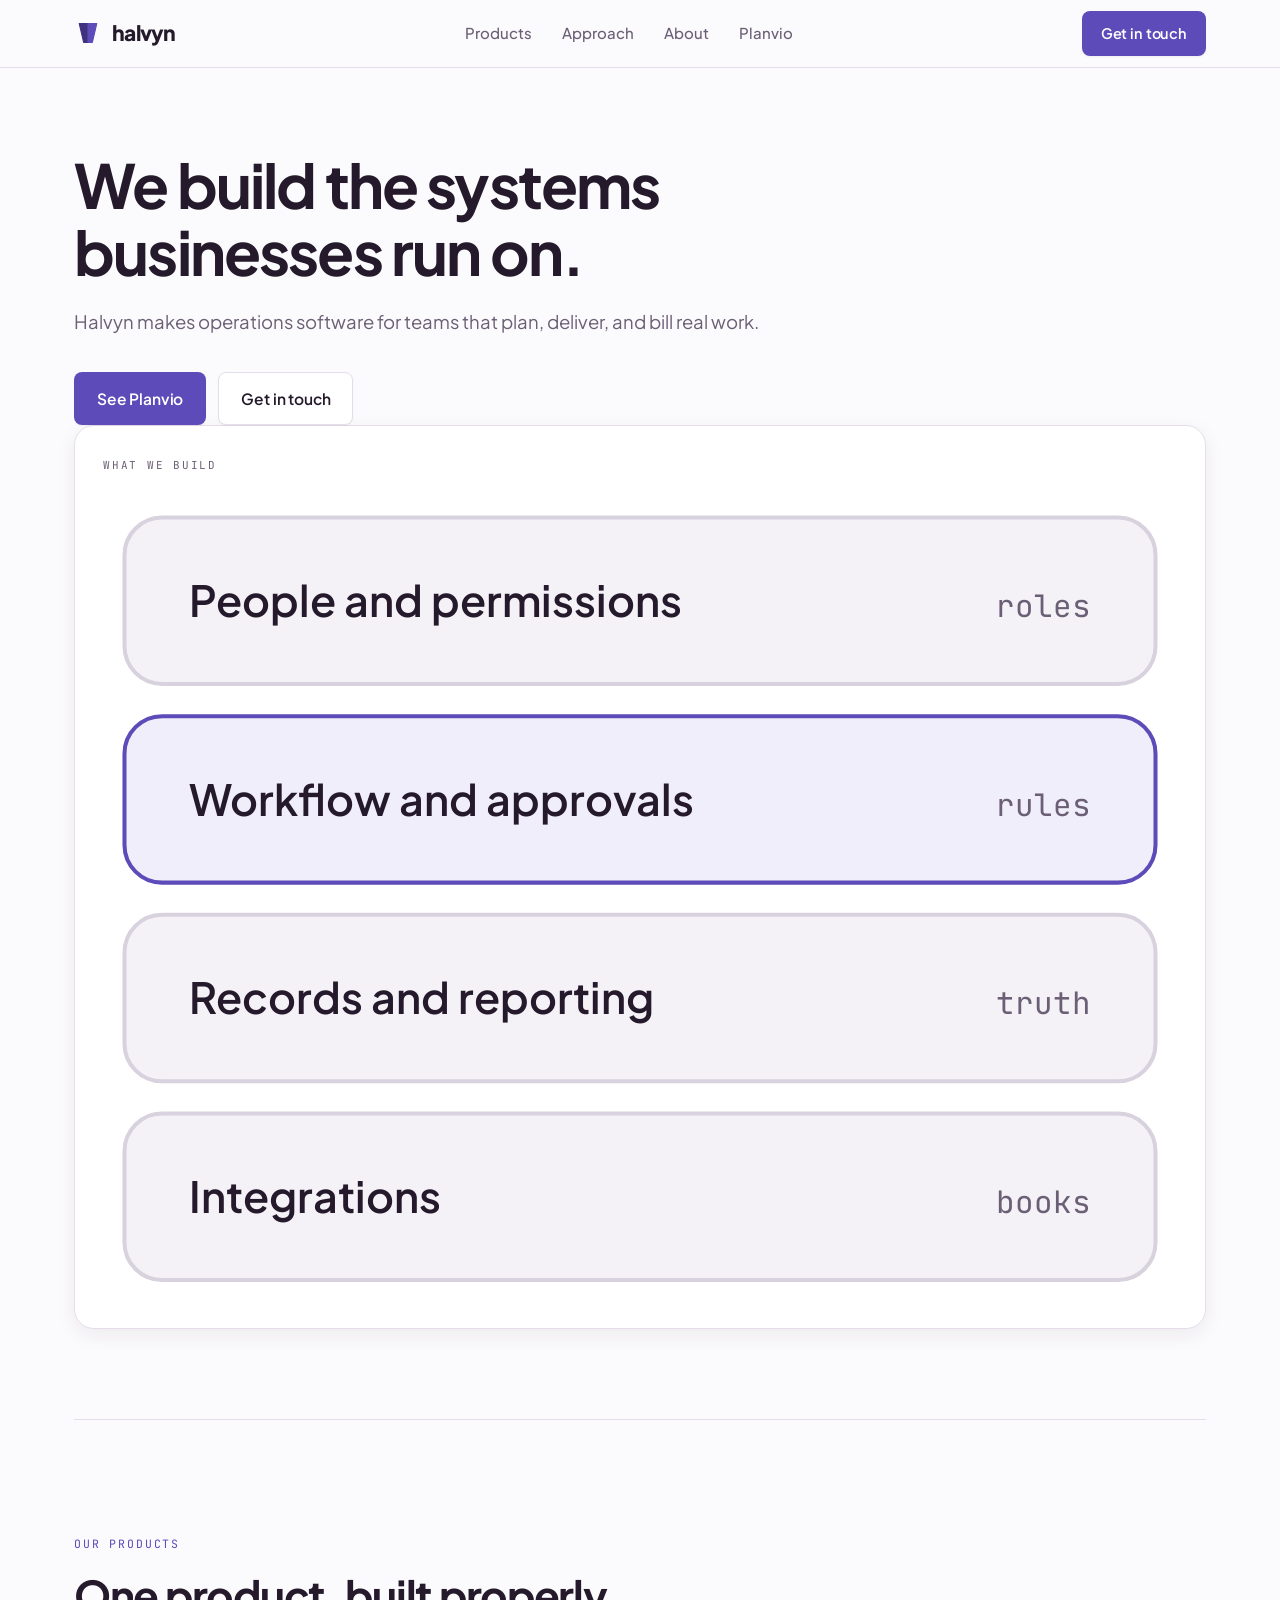
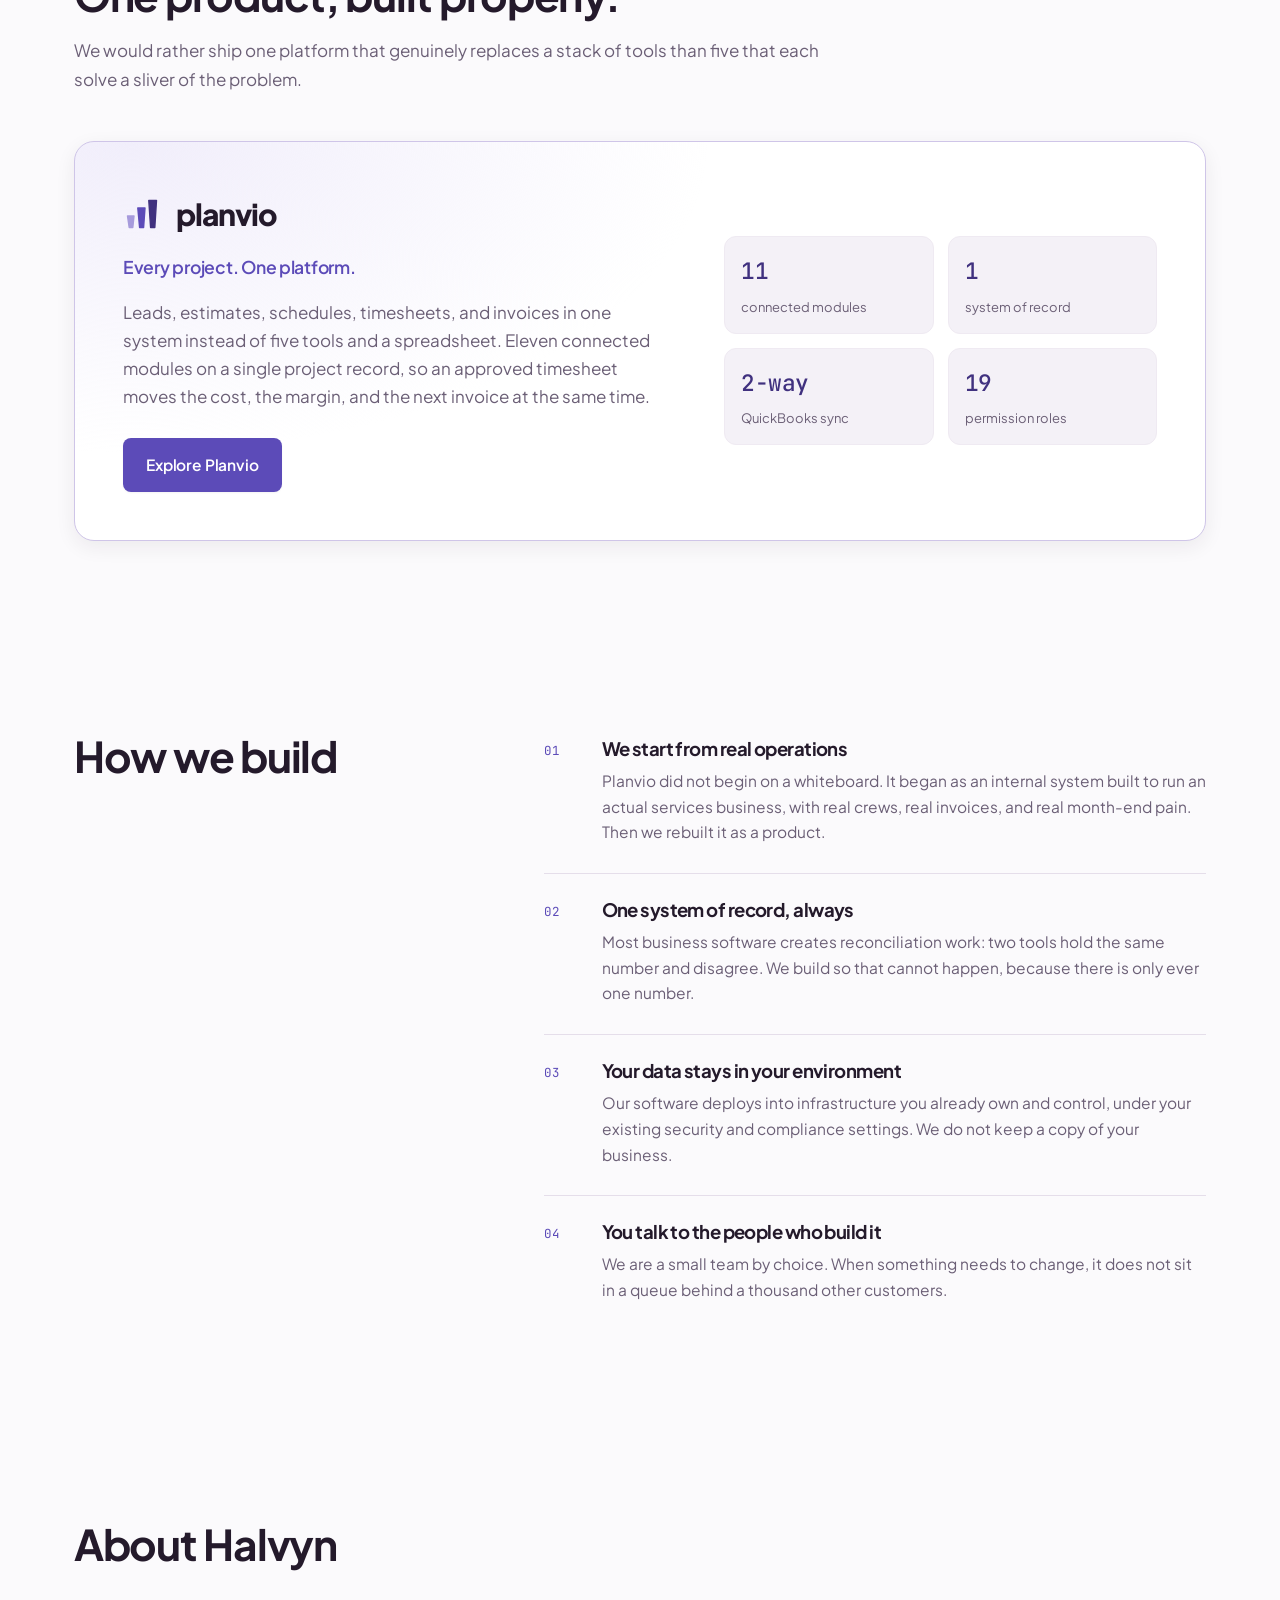
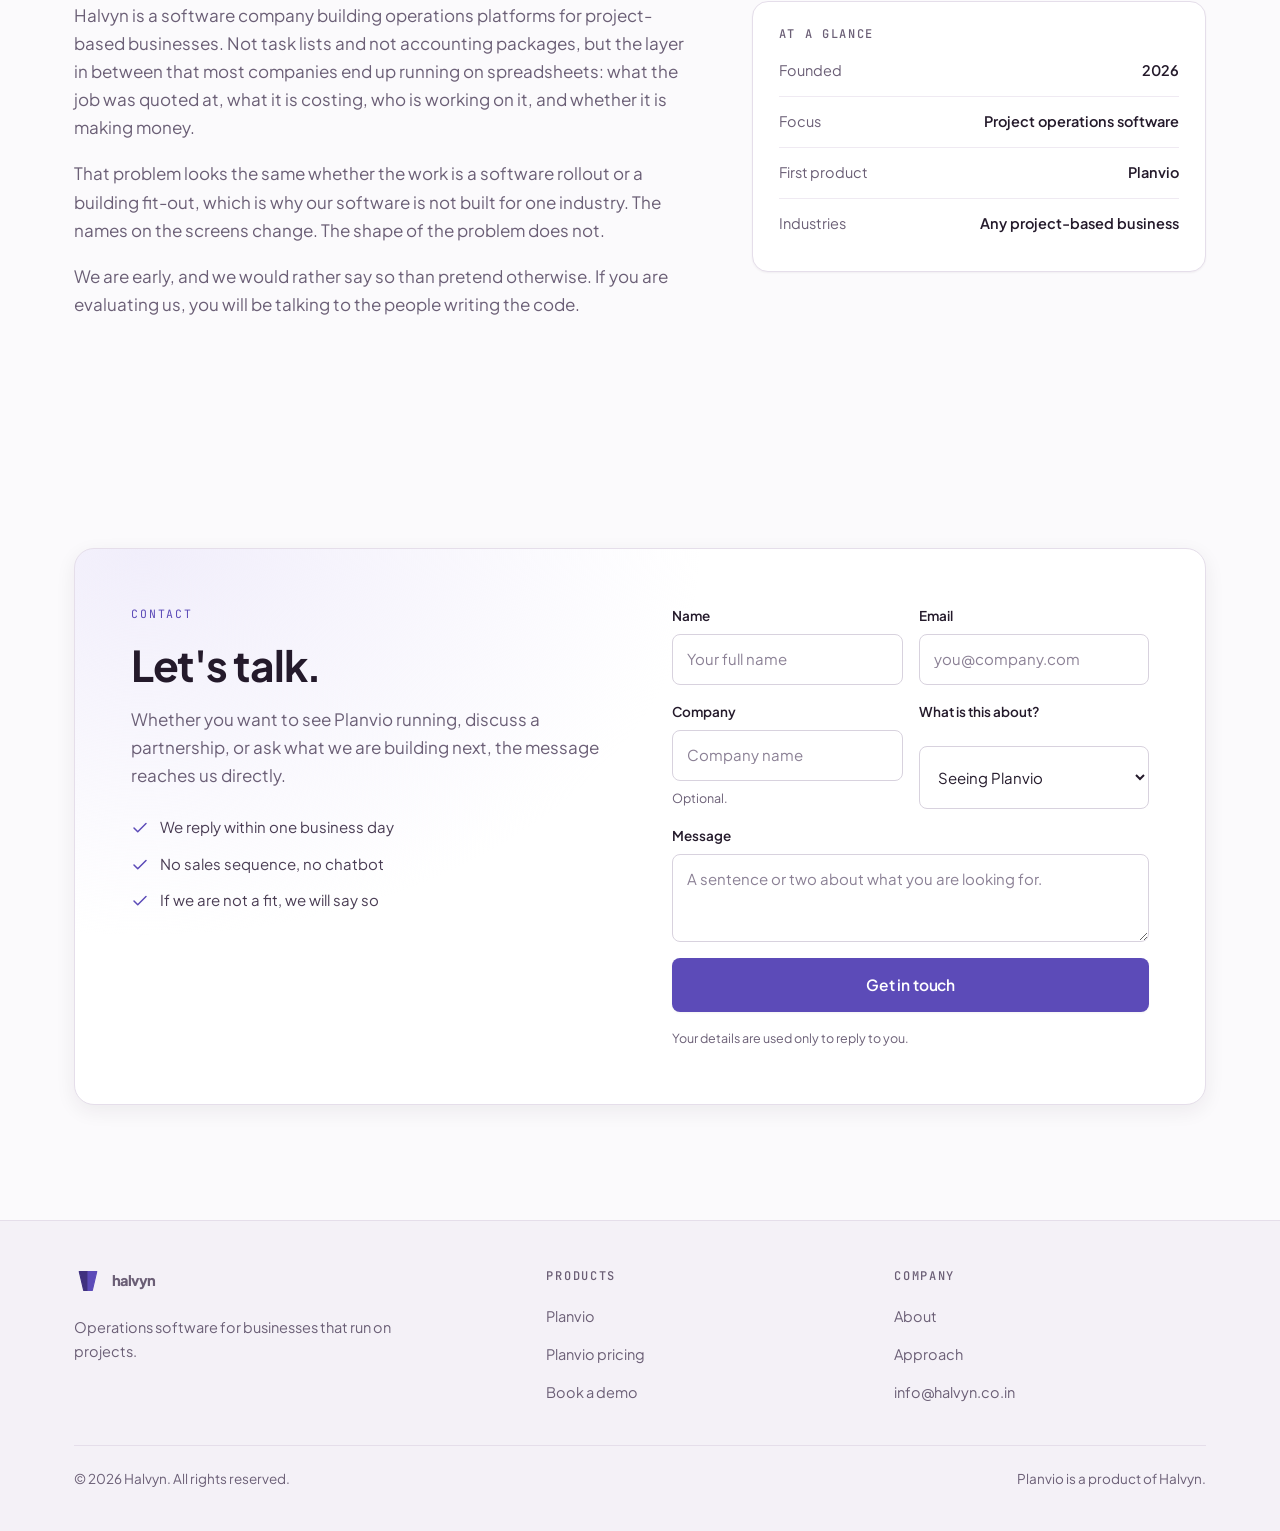
<file: index.html>
<!doctype html>
<html lang="en">
<head>
<meta charset="utf-8">
<meta name="viewport" content="width=device-width, initial-scale=1">
<title>Halvyn | We build the systems businesses run on.</title>
<meta name="description" content="Halvyn builds operations software for project-based businesses. Our first product, Planvio, puts estimating, scheduling, timesheets, and invoicing in one platform.">

<link rel="icon" type="image/svg+xml" href="assets/favicon.svg">
<meta name="theme-color" content="#FBFAFC">

<link rel="canonical" href="https://halvyn.co.in/">

<!-- Share preview. og:image MUST be an absolute URL to a raster image: LinkedIn,
     WhatsApp, Slack, and X all refuse SVG and render no card at all. -->
<meta property="og:type" content="website">
<meta property="og:site_name" content="Halvyn">
<meta property="og:url" content="https://halvyn.co.in/">
<meta property="og:title" content="Halvyn | We build the systems businesses run on.">
<meta property="og:description" content="Operations software for teams that plan, deliver, and bill real work.">
<meta property="og:image" content="https://halvyn.co.in/assets/og-halvyn.png">
<meta property="og:image:type" content="image/png">
<meta property="og:image:width" content="1200">
<meta property="og:image:height" content="630">
<meta property="og:image:alt" content="Halvyn — we build the systems businesses run on.">
<meta name="twitter:card" content="summary_large_image">
<meta name="twitter:title" content="Halvyn | We build the systems businesses run on.">
<meta name="twitter:description" content="Operations software for teams that plan, deliver, and bill real work.">
<meta name="twitter:image" content="https://halvyn.co.in/assets/og-halvyn.png">

<link rel="preconnect" href="https://fonts.googleapis.com">
<link rel="preconnect" href="https://fonts.gstatic.com" crossorigin>
<link href="https://fonts.googleapis.com/css2?family=Plus+Jakarta+Sans:wght@400;500;600;700;800&family=JetBrains+Mono:wght@400;500&display=swap" rel="stylesheet">
<link rel="stylesheet" href="styles.css">
<script src="assets/form-config.js"></script>

<!-- Organization schema. Ties the site to the LinkedIn page so search engines
     treat them as one entity. -->
<script type="application/ld+json">
{
  "@context": "https://schema.org",
  "@type": "Organization",
  "name": "Halvyn",
  "url": "https://halvyn.co.in/",
  "logo": "https://halvyn.co.in/assets/og-halvyn.png",
  "description": "Halvyn builds operations software for businesses that run on projects. Its first product, Planvio, brings estimating, scheduling, timesheets, and invoicing into one platform.",
  "foundingDate": "2026",
  "email": "info@halvyn.co.in",
  "address": { "@type": "PostalAddress", "addressLocality": "Bengaluru", "addressRegion": "Karnataka", "addressCountry": "IN" },
  "sameAs": ["https://www.linkedin.com/company/halvyn/"],
  "makesOffer": {
    "@type": "Offer",
    "itemOffered": {
      "@type": "SoftwareApplication",
      "name": "Planvio",
      "applicationCategory": "BusinessApplication",
      "operatingSystem": "Web",
      "url": "https://halvyn.co.in/planvio.html",
      "description": "Project operations platform: leads and CRM, estimating, scheduling, delivery tracking, timesheets, HR, quality and safety, invoicing and accounting on one project record."
    }
  }
}
</script>
</head>
<body>

<!-- ============================ header ============================ -->
<header class="header">
  <div class="shell header__inner">
    <a class="logo" href="#top">
      <img src="assets/halvyn-mark.svg" alt="" width="30" height="30">
      halvyn
    </a>
    <nav class="nav" aria-label="Main">
      <a href="#products">Products</a>
      <a href="#approach">Approach</a>
      <a href="#about">About</a>
      <a href="planvio.html">Planvio</a>
    </nav>
    <a class="btn btn--primary" href="#contact">Get in touch</a>
  </div>
</header>

<main id="top">

<!-- ============================ hero ============================ -->
<section class="shell hero">
  <div class="hero__grid">
    <div>
      <h1 class="h-display">We build the systems<br>businesses run on.</h1>
      <p class="lede">Halvyn makes operations software for teams that plan,
        deliver, and bill real work.</p>
      <div class="hero__cta">
        <a class="btn btn--primary" href="planvio.html">See Planvio</a>
        <a class="btn btn--ghost" href="#contact">Get in touch</a>
      </div>
    </div>

    <!-- What we actually build, as an architecture view rather than a mockup. -->
    <div class="diagram reveal">
      <p class="diagram__title">What we build</p>
      <svg viewBox="0 0 400 296" width="100%" role="img"
           aria-label="A platform stack: people and permissions, workflow and approvals, records and reporting, and integrations.">
        <g font-family="'Plus Jakarta Sans', sans-serif">
          <rect x="8" y="8" width="384" height="62" rx="14" fill="#F4F1F7" stroke="#D8D2DE" stroke-width="1.5"/>
          <text x="32" y="45" fill="#241A2B" font-size="16" font-weight="600">People and permissions</text>

          <rect x="8" y="82" width="384" height="62" rx="14" fill="#F1EEFB" stroke="#5C4BB8" stroke-width="1.5"/>
          <text x="32" y="119" fill="#241A2B" font-size="16" font-weight="600">Workflow and approvals</text>

          <rect x="8" y="156" width="384" height="62" rx="14" fill="#F4F1F7" stroke="#D8D2DE" stroke-width="1.5"/>
          <text x="32" y="193" fill="#241A2B" font-size="16" font-weight="600">Records and reporting</text>

          <rect x="8" y="230" width="384" height="62" rx="14" fill="#F4F1F7" stroke="#D8D2DE" stroke-width="1.5"/>
          <text x="32" y="267" fill="#241A2B" font-size="16" font-weight="600">Integrations</text>

          <g font-family="'JetBrains Mono', monospace" font-size="11.5" fill="#6B5F76">
            <text x="368" y="45" text-anchor="end">roles</text>
            <text x="368" y="119" text-anchor="end">rules</text>
            <text x="368" y="193" text-anchor="end">truth</text>
            <text x="368" y="267" text-anchor="end">books</text>
          </g>
        </g>
      </svg>
    </div>
  </div>
</section>

<div class="shell"><hr class="rule"></div>

<!-- ============================ products ============================ -->
<section class="shell section" id="products">
  <p class="eyebrow">Our products</p>
  <h2 class="h-section">One product, built properly.</h2>
  <p class="body-mute" style="margin-top:18px">
    We would rather ship one platform that genuinely replaces a stack of tools
    than five that each solve a sliver of the problem.
  </p>

  <article class="feature reveal">
    <div>
      <div class="feature__brand">
        <img src="assets/mark.svg" alt="" width="44" height="44">
        <span>planvio</span>
      </div>
      <p class="feature__tag">Every project. One platform.</p>
      <p class="body-mute" style="margin-top:16px">
        Leads, estimates, schedules, timesheets, and invoices in one system
        instead of five tools and a spreadsheet. Eleven connected modules on a
        single project record, so an approved timesheet moves the cost, the
        margin, and the next invoice at the same time.
      </p>
      <div class="hero__cta" style="margin-top:28px">
        <a class="btn btn--primary" href="planvio.html">Explore Planvio</a>
      </div>
    </div>

    <div class="feature__stats">
      <div class="stat"><b>11</b><span>connected modules</span></div>
      <div class="stat"><b>1</b><span>system of record</span></div>
      <div class="stat"><b>2-way</b><span>QuickBooks sync</span></div>
      <div class="stat"><b>19</b><span>permission roles</span></div>
    </div>
  </article>
</section>

<!-- ============================ approach ============================ -->
<section class="shell section--tight" id="approach">
  <div class="split">
    <div class="split__lead">
      <h2 class="h-section">How we build</h2>
    </div>
    <ol class="approach">
      <li class="reveal">
        <h3>We start from real operations</h3>
        <p>Planvio did not begin on a whiteboard. It began as an internal system
          built to run an actual services business, with real crews, real
          invoices, and real month-end pain. Then we rebuilt it as a product.</p>
      </li>
      <li class="reveal">
        <h3>One system of record, always</h3>
        <p>Most business software creates reconciliation work: two tools hold the
          same number and disagree. We build so that cannot happen, because
          there is only ever one number.</p>
      </li>
      <li class="reveal">
        <h3>Your data stays in your environment</h3>
        <p>Our software deploys into infrastructure you already own and control,
          under your existing security and compliance settings. We do not keep a
          copy of your business.</p>
      </li>
      <li class="reveal">
        <h3>You talk to the people who build it</h3>
        <p>We are a small team by choice. When something needs to change, it does
          not sit in a queue behind a thousand other customers.</p>
      </li>
    </ol>
  </div>
</section>

<!-- ============================ about ============================ -->
<section class="shell section" id="about">
  <h2 class="h-section">About Halvyn</h2>
  <div class="about">
    <div>
      <p class="body-mute">
        Halvyn is a software company building operations platforms for
        project-based businesses. Not task lists and not accounting packages, but
        the layer in between that most companies end up running on spreadsheets:
        what the job was quoted at, what it is costing, who is working on it, and
        whether it is making money.
      </p>
      <p class="body-mute" style="margin-top:18px">
        That problem looks the same whether the work is a software rollout or a
        building fit-out, which is why our software is not built for one
        industry. The names on the screens change. The shape of the problem does
        not.
      </p>
      <p class="body-mute" style="margin-top:18px">
        We are early, and we would rather say so than pretend otherwise. If you
        are evaluating us, you will be talking to the people writing the code.
      </p>
    </div>

    <!-- TODO: set the real registered location once the company is formed. -->
    <aside class="facts reveal">
      <h3>At a glance</h3>
      <dl>
        <div><dt>Founded</dt><dd>2026</dd></div>
        <div><dt>Focus</dt><dd>Project operations software</dd></div>
        <div><dt>First product</dt><dd>Planvio</dd></div>
        <div><dt>Industries</dt><dd>Any project-based business</dd></div>
      </dl>
    </aside>
  </div>
</section>

<!-- ============================ contact ============================ -->
<section class="shell section" id="contact">
  <div class="demo">
    <div>
      <p class="eyebrow">Contact</p>
      <h2 class="h-section">Let's talk.</h2>
      <p class="body-mute" style="margin-top:16px">
        Whether you want to see Planvio running, discuss a partnership, or ask
        what we are building next, the message reaches us directly.
      </p>
      <ul class="demo__points">
        <li><svg viewBox="0 0 24 24" fill="none" stroke="currentColor" stroke-width="2" stroke-linecap="round" stroke-linejoin="round"><path d="M20 6L9 17l-5-5"/></svg>We reply within one business day</li>
        <li><svg viewBox="0 0 24 24" fill="none" stroke="currentColor" stroke-width="2" stroke-linecap="round" stroke-linejoin="round"><path d="M20 6L9 17l-5-5"/></svg>No sales sequence, no chatbot</li>
        <li><svg viewBox="0 0 24 24" fill="none" stroke="currentColor" stroke-width="2" stroke-linecap="round" stroke-linejoin="round"><path d="M20 6L9 17l-5-5"/></svg>If we are not a fit, we will say so</li>
      </ul>
    </div>

    <form class="form" id="contact-form" novalidate>
      <div class="form__row">
        <div class="field">
          <label for="c-name">Name</label>
          <input id="c-name" name="name" type="text" autocomplete="name" placeholder="Your full name" required>
          <span class="field__error">Please enter your name.</span>
        </div>
        <div class="field">
          <label for="c-email">Email</label>
          <input id="c-email" name="email" type="email" autocomplete="email" placeholder="you@company.com" required>
          <span class="field__error">Please enter a valid email address.</span>
        </div>
      </div>

      <div class="form__row">
        <div class="field">
          <label for="c-company">Company</label>
          <input id="c-company" name="company" type="text" autocomplete="organization" placeholder="Company name">
          <span class="hint">Optional.</span>
        </div>
        <div class="field">
          <label for="c-topic">What is this about?</label>
          <select id="c-topic" name="topic">
            <option value="demo" selected>Seeing Planvio</option>
            <option value="partnership">Partnership</option>
            <option value="careers">Working with you</option>
            <option value="other">Something else</option>
          </select>
        </div>
      </div>

      <div class="field">
        <label for="c-message">Message</label>
        <textarea id="c-message" name="message" placeholder="A sentence or two about what you are looking for." required></textarea>
        <span class="field__error">Please add a short message.</span>
      </div>

      <div class="form__status" id="contact-status" role="status" aria-live="polite"></div>

      <button class="btn btn--primary btn--block" type="submit" id="contact-submit">Get in touch</button>
      <p class="form__note">Your details are used only to reply to you.</p>
    </form>
  </div>
</section>

</main>

<!-- ============================ footer ============================ -->
<footer class="footer">
  <div class="shell">
    <div class="footer__grid">
      <div>
        <a class="logo" href="#top">
          <img src="assets/halvyn-mark.svg" alt="" width="30" height="30">
          halvyn
        </a>
        <p class="body-mute" style="margin-top:14px;font-size:14.5px;max-width:34ch">
          Operations software for businesses that run on projects.
        </p>
      </div>
      <div>
        <h4>Products</h4>
        <ul>
          <li><a href="planvio.html">Planvio</a></li>
          <li><a href="planvio.html#pricing">Planvio pricing</a></li>
          <li><a href="planvio.html#demo">Book a demo</a></li>
        </ul>
      </div>
      <div>
        <h4>Company</h4>
        <ul>
          <li><a href="#about">About</a></li>
          <li><a href="#approach">Approach</a></li>
          <li><a href="mailto:info@halvyn.co.in">info@halvyn.co.in</a></li>
        </ul>
      </div>
    </div>
    <div class="footer__bottom">
      <span>&copy; 2026 Halvyn. All rights reserved.</span>
      <span>Planvio is a product of Halvyn.</span>
    </div>
  </div>
</footer>

<script>
/* Scroll reveal. IntersectionObserver, never a scroll listener. */
(function () {
  var reduce = window.matchMedia('(prefers-reduced-motion: reduce)').matches;
  var items = document.querySelectorAll('.reveal');
  if (reduce || !('IntersectionObserver' in window)) {
    items.forEach(function (el) { el.classList.add('is-in'); });
    return;
  }
  var io = new IntersectionObserver(function (entries) {
    entries.forEach(function (entry) {
      if (!entry.isIntersecting) return;
      entry.target.classList.add('is-in');
      io.unobserve(entry.target);
    });
  }, { threshold: 0.15, rootMargin: '0px 0px -40px 0px' });
  items.forEach(function (el) { io.observe(el); });
})();

/* Contact form. Set ENDPOINT to your Power Automate HTTP trigger or a Formspree
   URL. While it is empty the form falls back to the visitor's email client. */
(function () {
  var ENDPOINT = window.HALVYN_FORM_ENDPOINT || '';
  var FALLBACK_EMAIL = 'info@halvyn.co.in';

  var form   = document.getElementById('contact-form');
  var status = document.getElementById('contact-status');
  var button = document.getElementById('contact-submit');
  if (!form) return;

  function setInvalid(input, bad) {
    input.closest('.field').classList.toggle('is-invalid', bad);
  }

  function validate() {
    var ok = true;
    var name = document.getElementById('c-name');
    var badName = name.value.trim() === '';
    setInvalid(name, badName);
    if (badName) ok = false;

    var message = document.getElementById('c-message');
    var badMessage = message.value.trim() === '';
    setInvalid(message, badMessage);
    if (badMessage) ok = false;

    var email = document.getElementById('c-email');
    var badEmail = !/^[^\s@]+@[^\s@]+\.[^\s@]{2,}$/.test(email.value.trim());
    setInvalid(email, badEmail);
    if (badEmail) ok = false;

    return ok;
  }

  function show(kind, message) {
    status.className = 'form__status ' + (kind === 'ok' ? 'is-ok' : 'is-err');
    status.textContent = message;
  }

  function busy(on) {
    button.disabled = on;
    button.innerHTML = on
      ? '<span class="spinner" aria-hidden="true"></span> Sending'
      : 'Get in touch';
  }

  form.addEventListener('submit', function (event) {
    event.preventDefault();
    status.className = 'form__status';

    if (!validate()) {
      show('err', 'Please fix the highlighted fields and try again.');
      return;
    }

    var payload = {
      name:    document.getElementById('c-name').value.trim(),
      email:   document.getElementById('c-email').value.trim(),
      company: document.getElementById('c-company').value.trim(),
      topic:   document.getElementById('c-topic').value,
      message: document.getElementById('c-message').value.trim(),
      source:  'halvyn-site'
    };

    if (!ENDPOINT) {
      var body =
        'Name: ' + payload.name + '\n' +
        'Email: ' + payload.email + '\n' +
        'Company: ' + (payload.company || 'Not provided') + '\n' +
        'Topic: ' + payload.topic + '\n\n' +
        payload.message;
      window.location.href = 'mailto:' + FALLBACK_EMAIL +
        '?subject=' + encodeURIComponent('Enquiry from ' + payload.name) +
        '&body=' + encodeURIComponent(body);
      show('ok', 'Opening your email client so you can send the message.');
      return;
    }

    busy(true);
    fetch(ENDPOINT, {
      method: 'POST',
      headers: { 'Content-Type': 'application/json', 'Accept': 'application/json' },
      body: JSON.stringify(payload)
    })
      .then(function (response) {
        if (!response.ok) throw new Error('Request failed');
        form.reset();
        show('ok', 'Thanks. We will reply within one business day.');
      })
      .catch(function () {
        show('err', 'Something went wrong. Please email ' + FALLBACK_EMAIL + ' instead.');
      })
      .finally(function () { busy(false); });
  });
})();
</script>

</body>
</html>
</file>
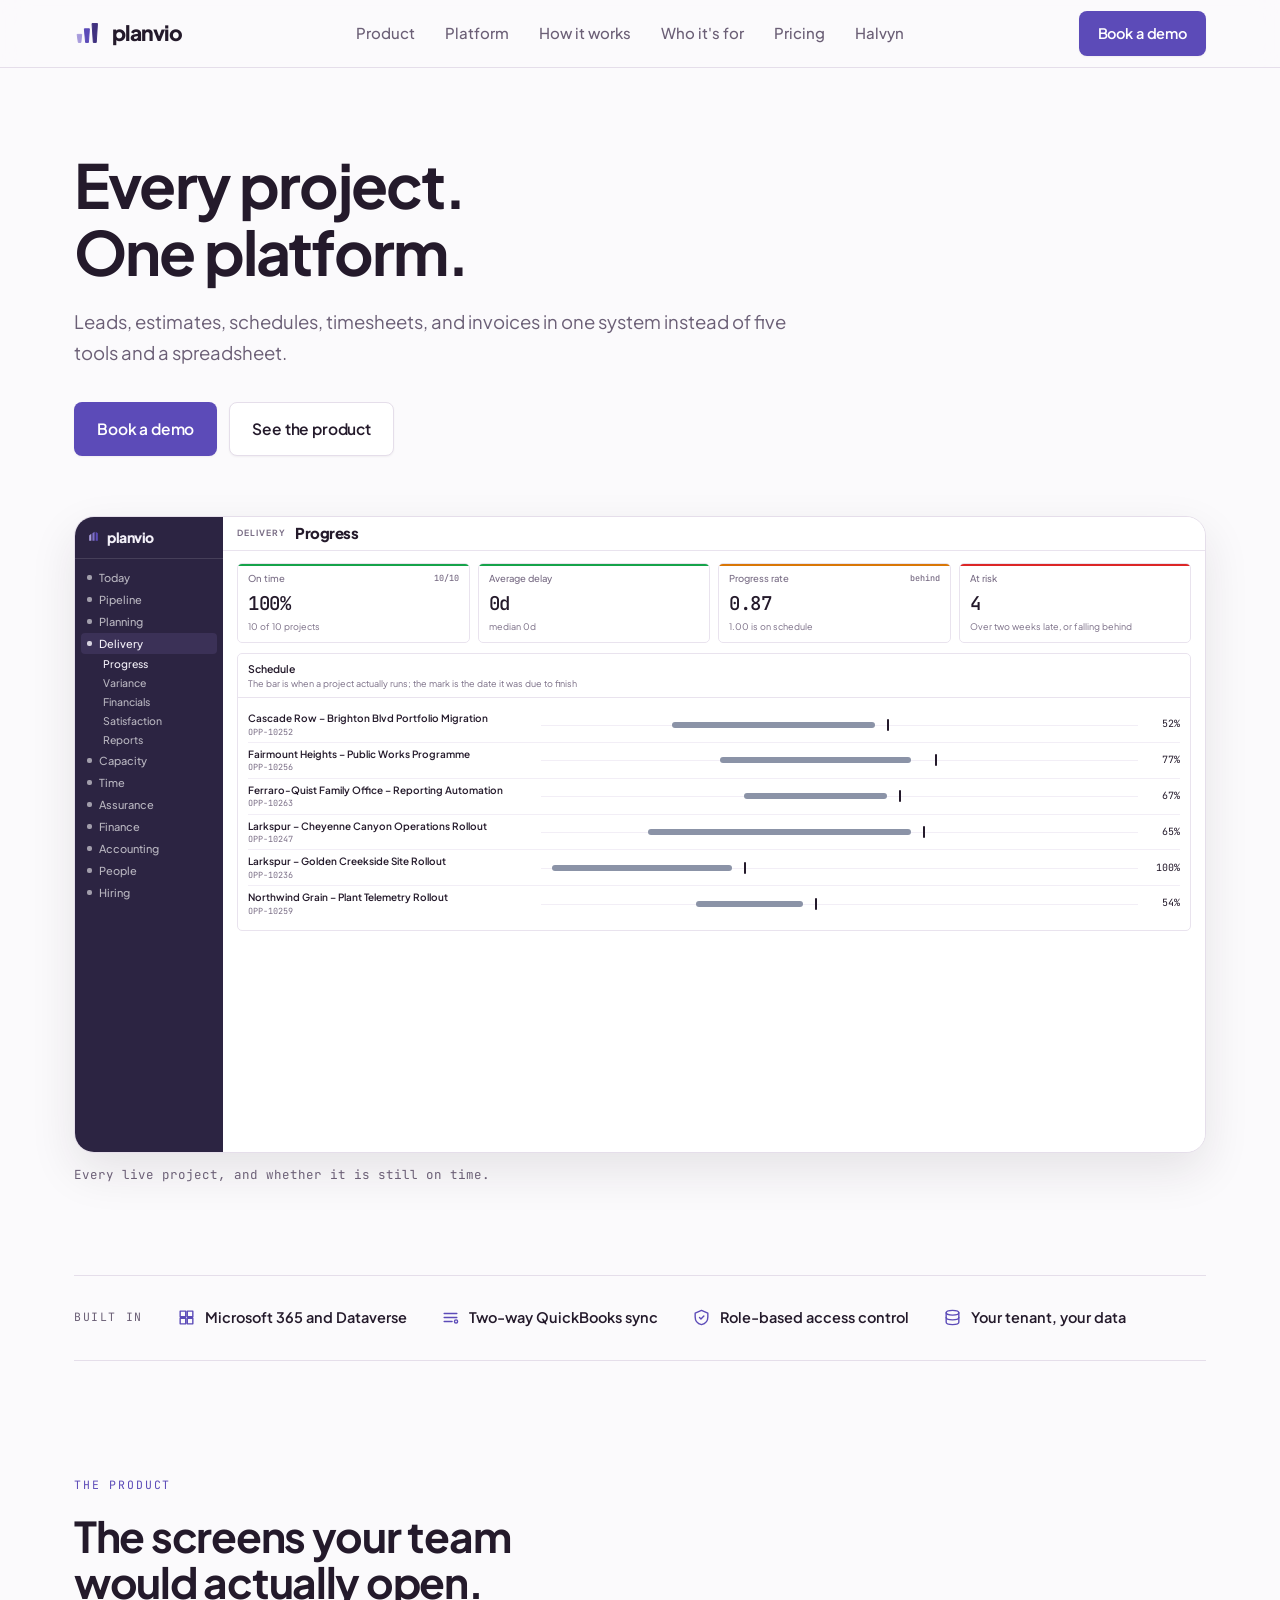
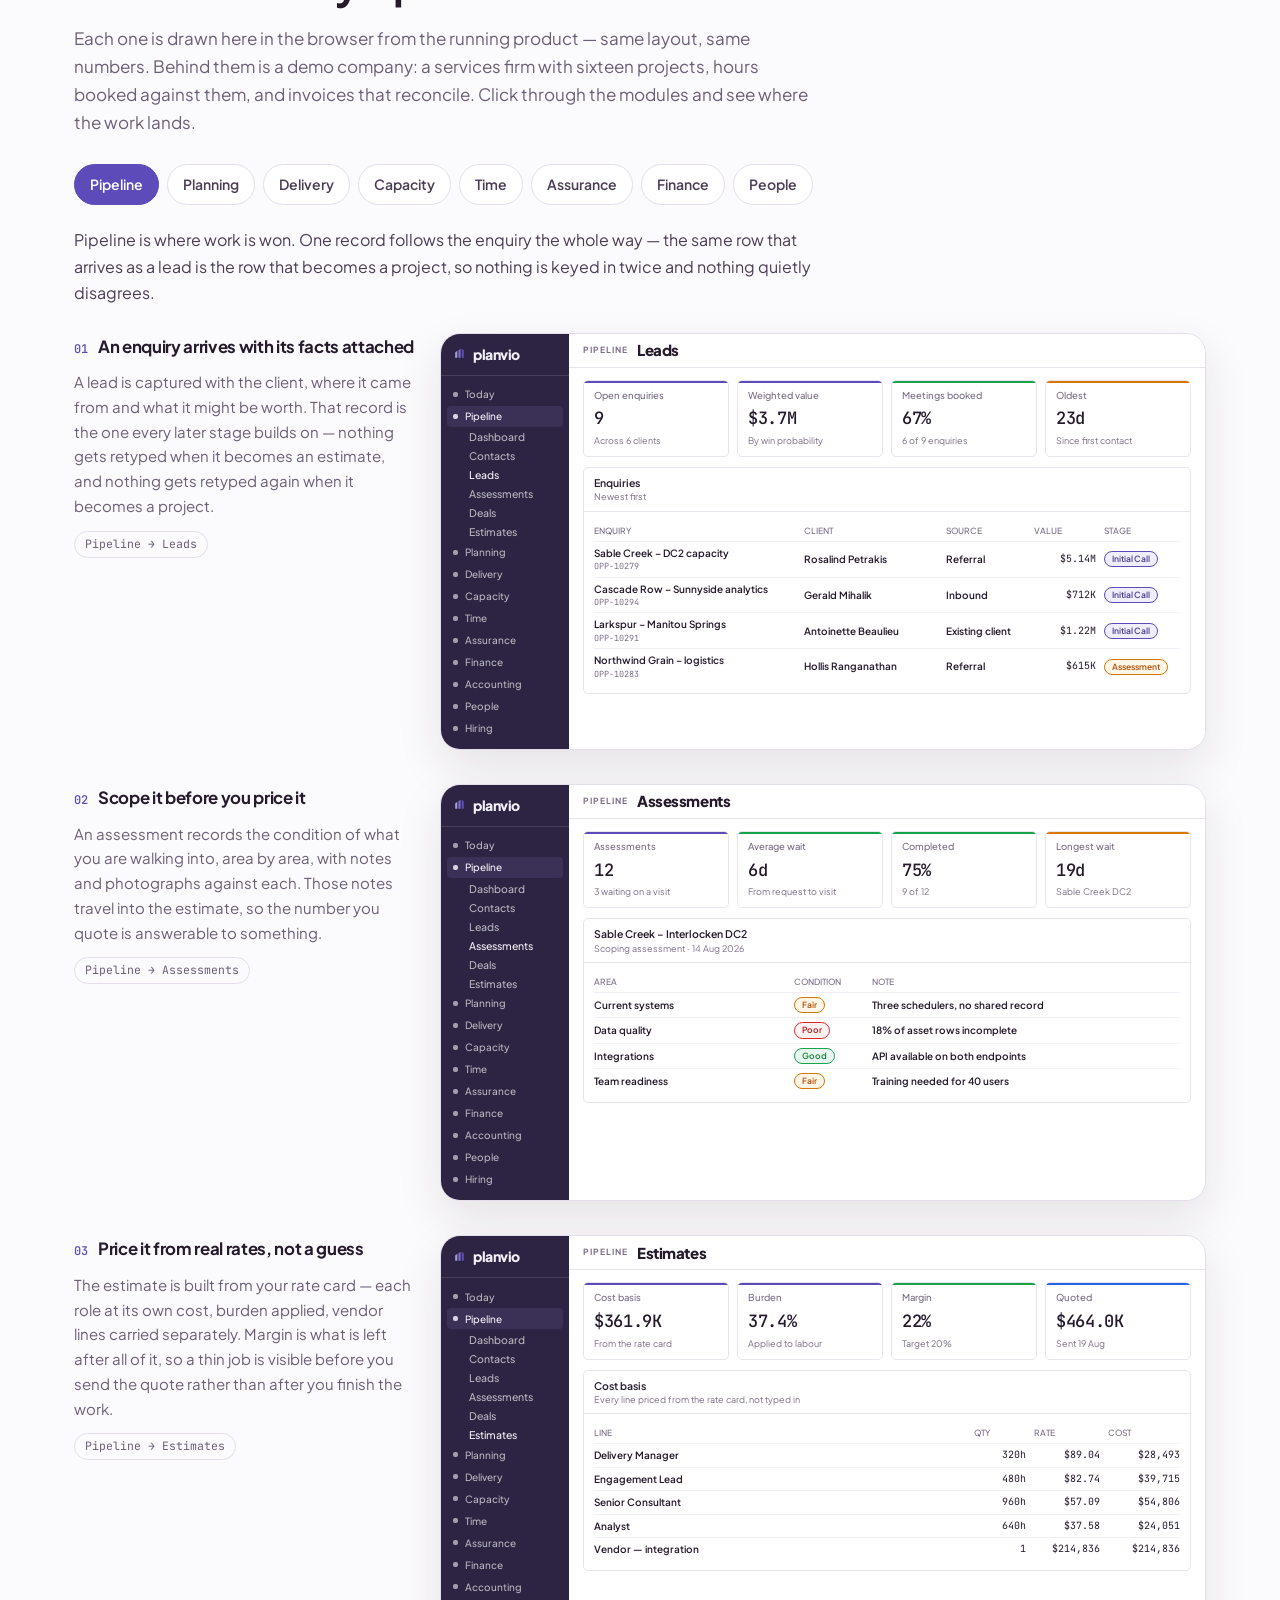
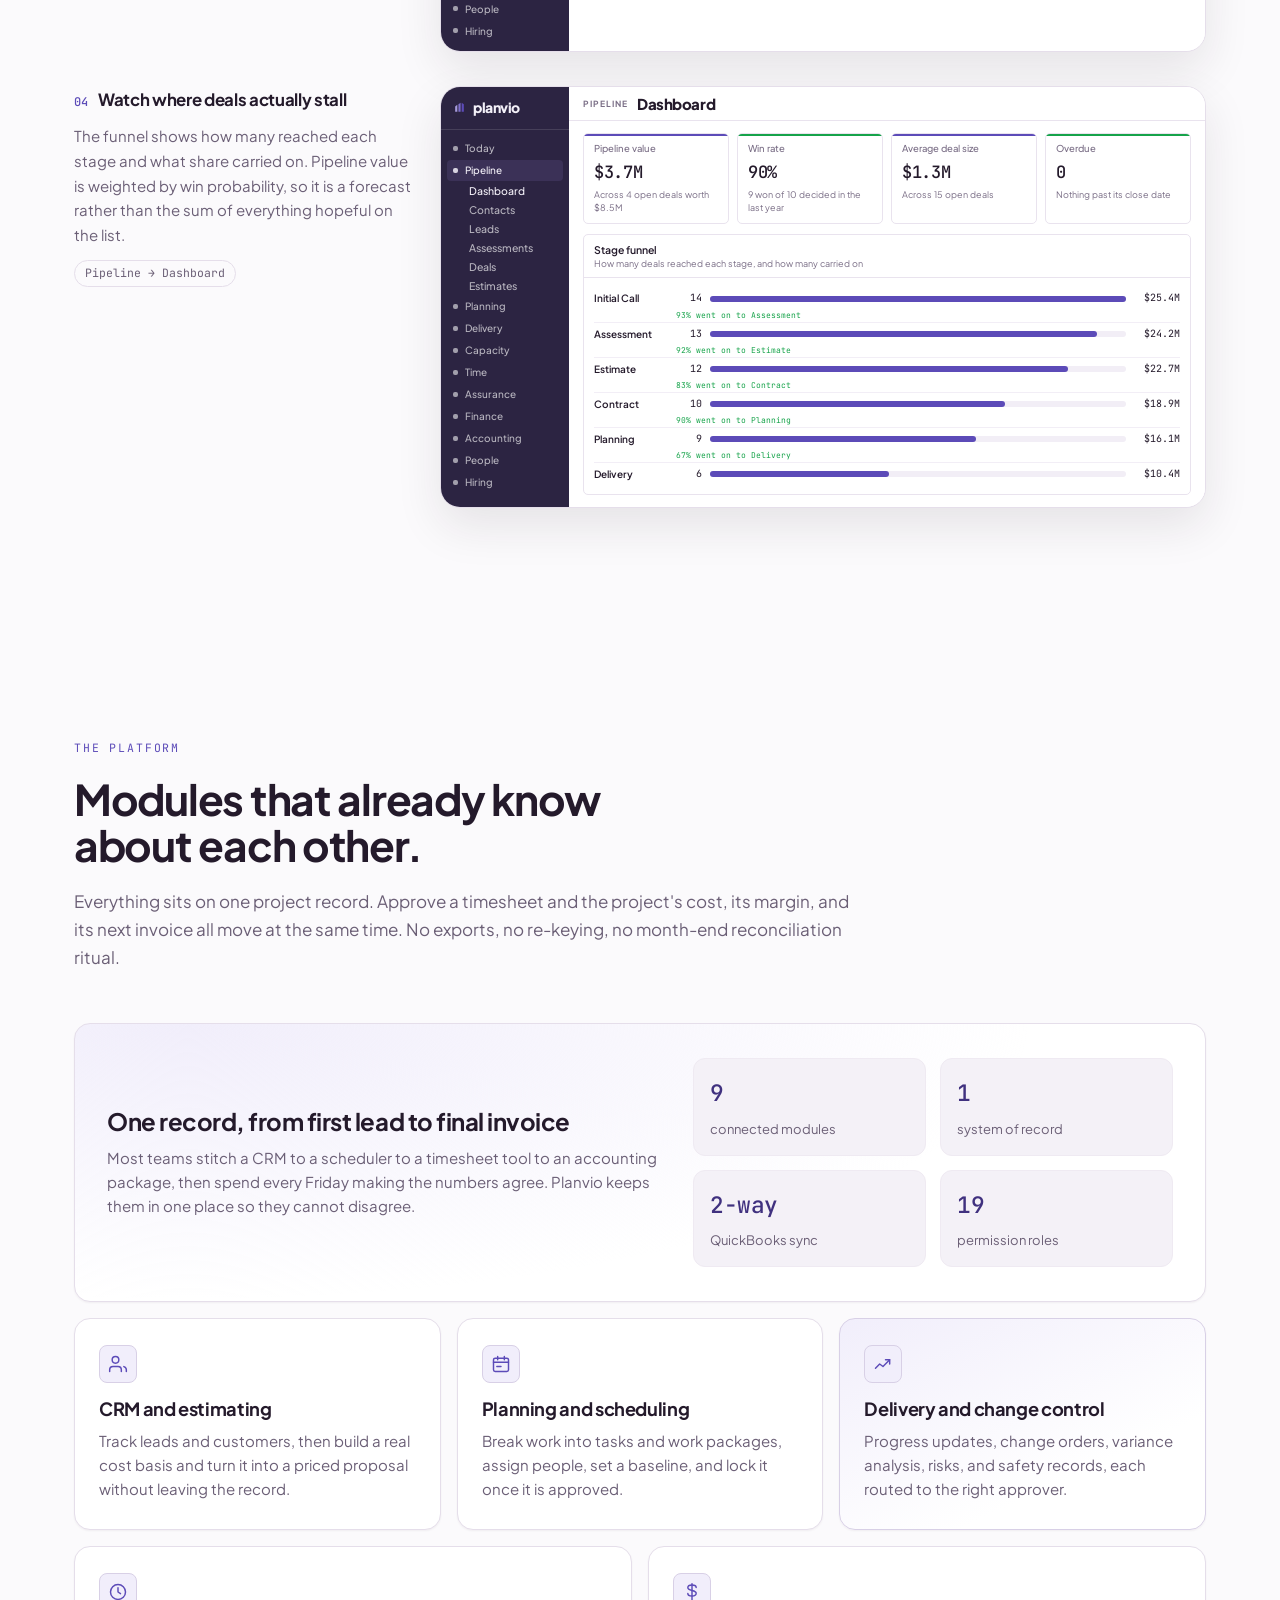
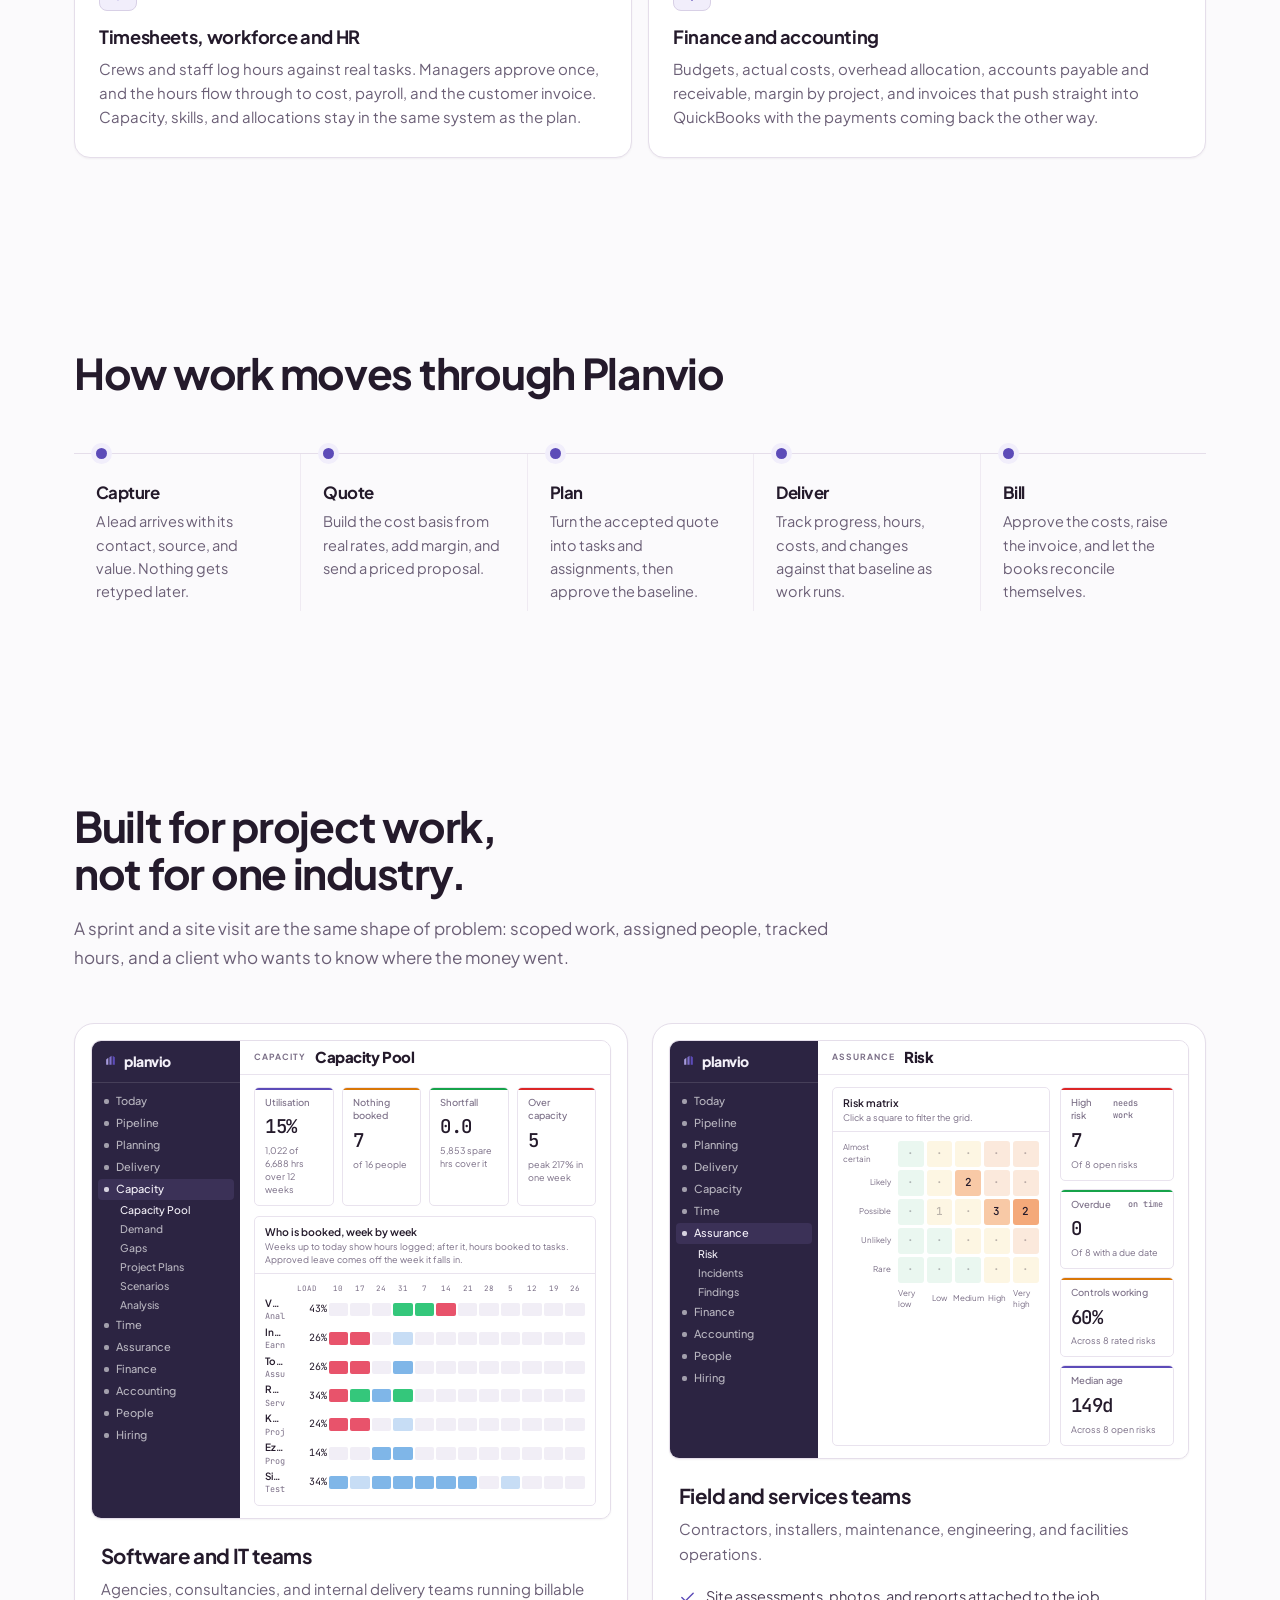
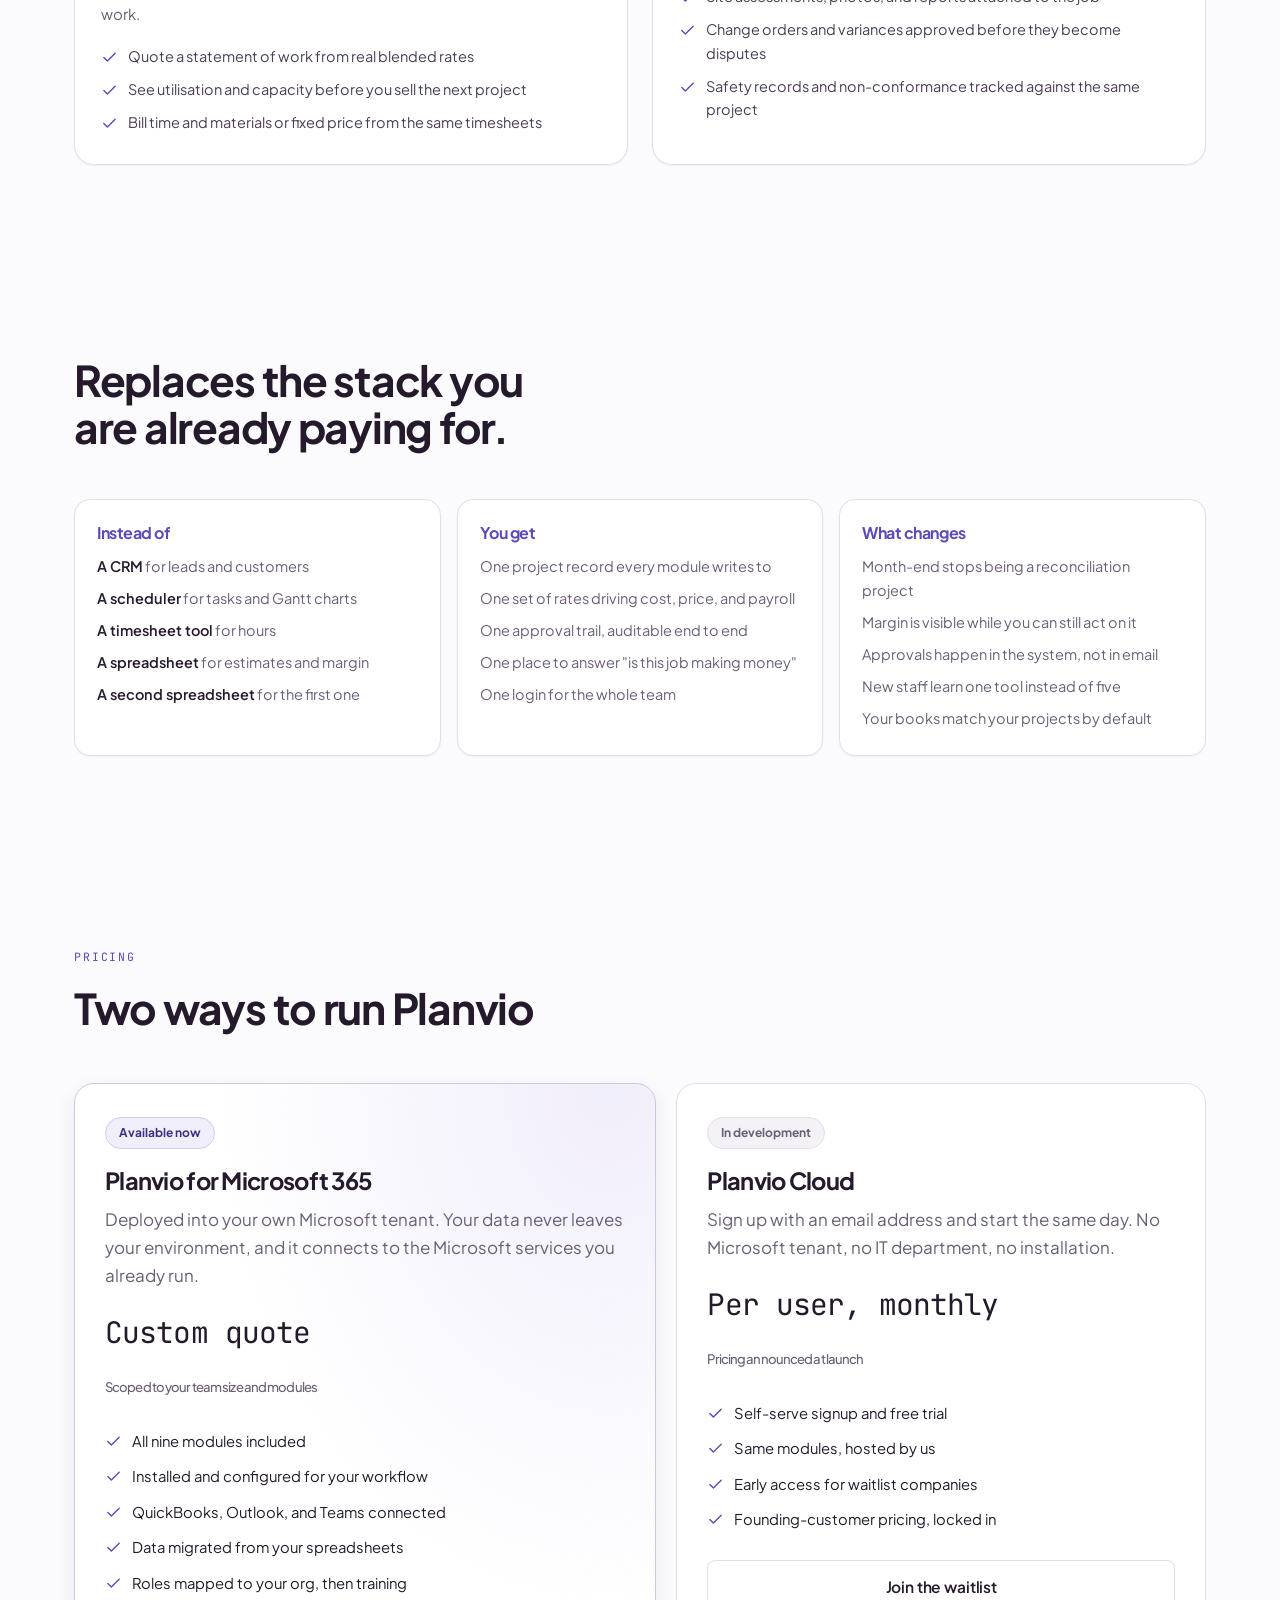
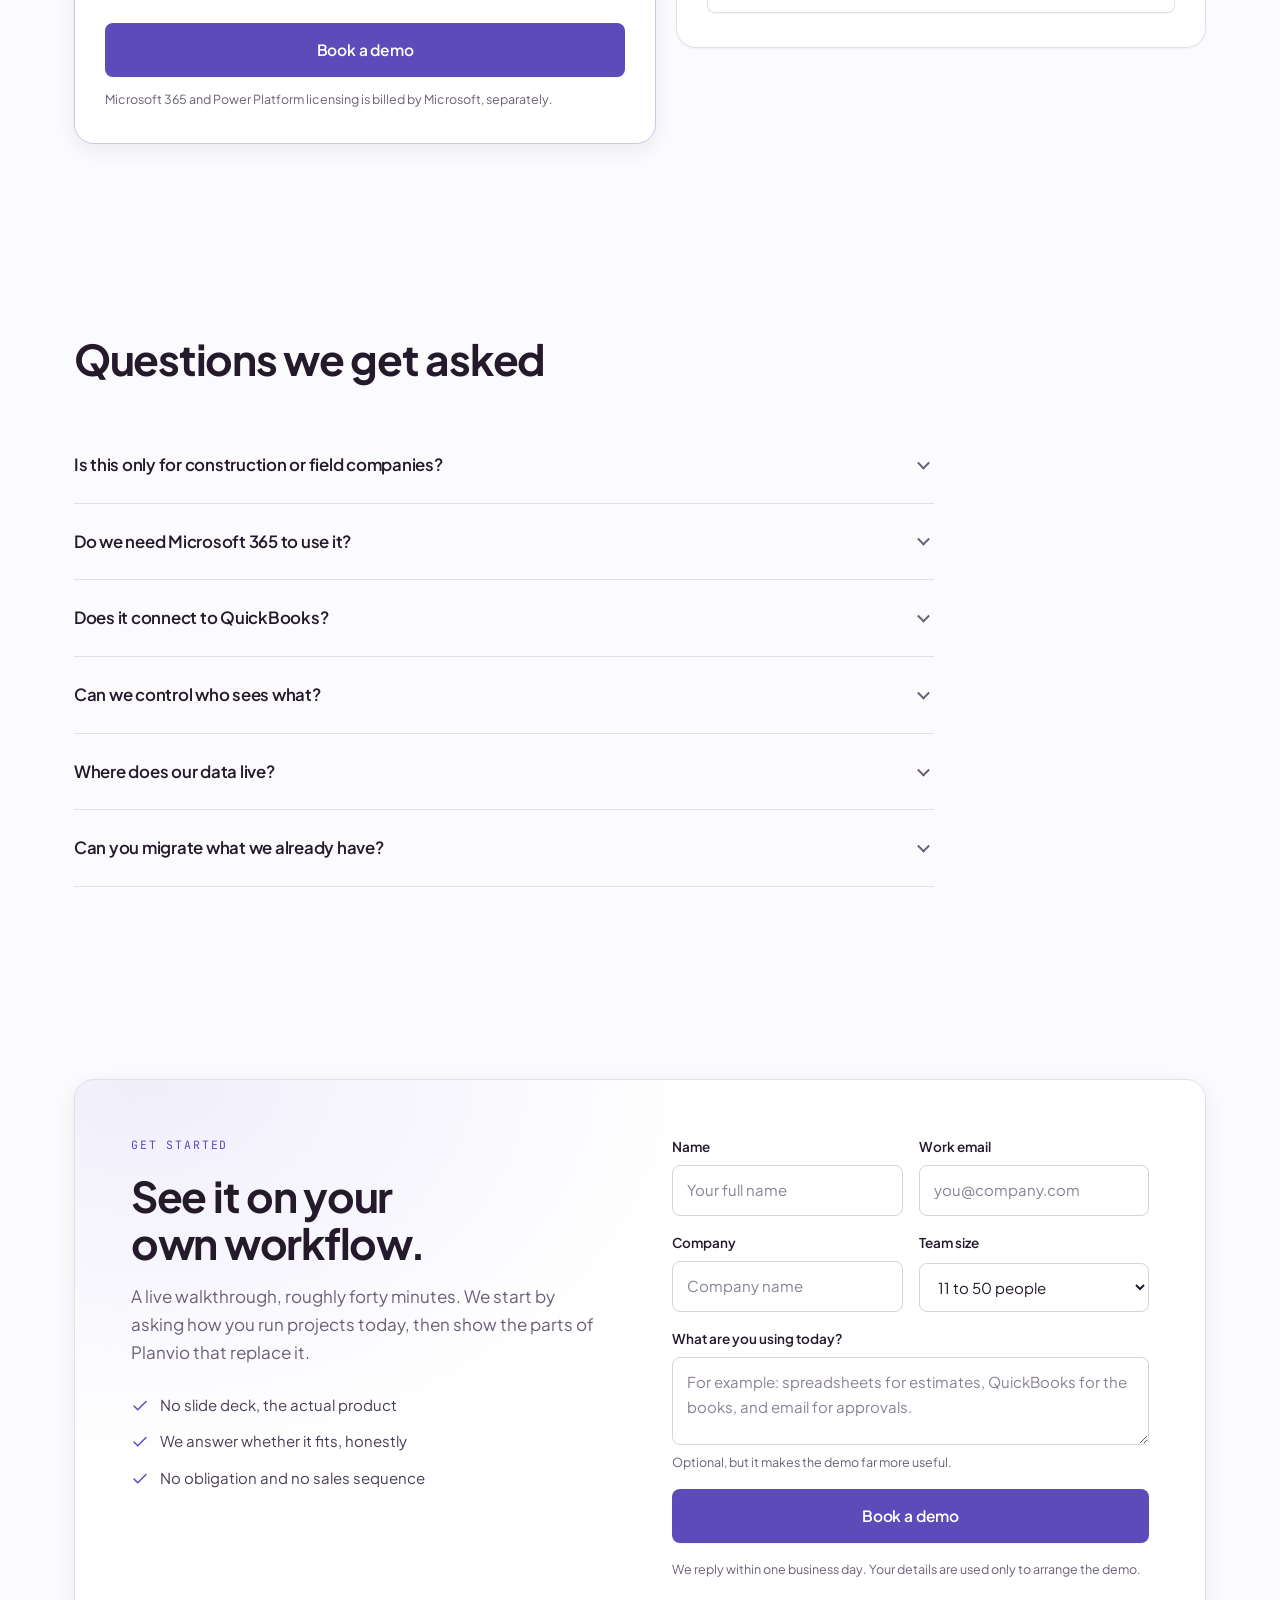
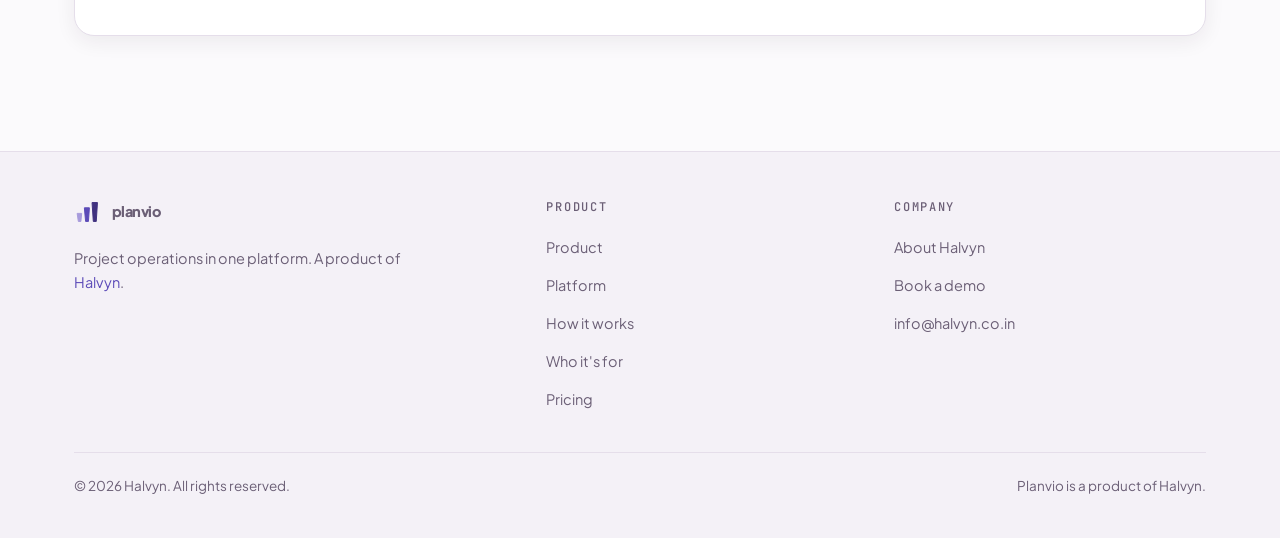
<file: planvio.html>
<!doctype html>
<html lang="en">
<head>
<meta charset="utf-8">
<meta name="viewport" content="width=device-width, initial-scale=1">
<title>Planvio | Every project. One platform.</title>
<meta name="description" content="Planvio puts leads, estimates, schedules, timesheets, and invoicing in one system. Built for project teams in any industry, IT and non-IT.">

<link rel="icon" type="image/svg+xml" href="assets/favicon-planvio.svg">
<meta name="theme-color" content="#FBFAFC">

<link rel="canonical" href="https://halvyn.co.in/planvio.html">

<!-- Share preview. See the note in index.html: absolute URL, raster only. -->
<meta property="og:type" content="website">
<meta property="og:site_name" content="Halvyn">
<meta property="og:url" content="https://halvyn.co.in/planvio.html">
<meta property="og:title" content="Planvio | Every project. One platform.">
<meta property="og:description" content="Leads, estimates, schedules, timesheets, and invoices in one system instead of five tools and a spreadsheet.">
<meta property="og:image" content="https://halvyn.co.in/assets/og-planvio.png">
<meta property="og:image:type" content="image/png">
<meta property="og:image:width" content="1200">
<meta property="og:image:height" content="630">
<meta property="og:image:alt" content="Planvio — every project, one platform.">
<meta name="twitter:card" content="summary_large_image">
<meta name="twitter:title" content="Planvio | Every project. One platform.">
<meta name="twitter:description" content="Leads, estimates, schedules, timesheets, and invoices in one system instead of five tools and a spreadsheet.">
<meta name="twitter:image" content="https://halvyn.co.in/assets/og-planvio.png">

<link rel="preconnect" href="https://fonts.googleapis.com">
<link rel="preconnect" href="https://fonts.gstatic.com" crossorigin>
<link href="https://fonts.googleapis.com/css2?family=Plus+Jakarta+Sans:wght@400;500;600;700;800&family=JetBrains+Mono:wght@400;500&display=swap" rel="stylesheet">
<link rel="stylesheet" href="styles.css">
<script src="assets/form-config.js"></script>
</head>
<body>

<!-- ============================ header ============================ -->
<header class="header">
  <div class="shell header__inner">
    <a class="logo" href="#top">
      <img src="assets/mark.svg" alt="" width="30" height="30">
      planvio
    </a>
    <nav class="nav" aria-label="Main">
      <a href="#tour">Product</a>
      <a href="#platform">Platform</a>
      <a href="#how">How it works</a>
      <a href="#who">Who it's for</a>
      <a href="#pricing">Pricing</a>
      <a href="index.html">Halvyn</a>
    </nav>
    <a class="btn btn--primary" href="#demo">Book a demo</a>
  </div>
</header>

<main id="top">

<!-- ============================ hero ============================ -->
<section class="shell hero">
  <div class="hero__lead">
    <h1 class="h-display">Every project.<br>One platform.</h1>
    <p class="lede">Leads, estimates, schedules, timesheets, and invoices in one
      system instead of five tools and a spreadsheet.</p>
    <div class="hero__cta">
      <a class="btn btn--primary" href="#demo">Book a demo</a>
      <a class="btn btn--ghost" href="#tour">See the product</a>
    </div>
  </div>

  <figure class="hero__shot reveal">
    <div class="mock" role="img" aria-label="Planvio's delivery view: every live project on one screen, each with a bar for when it actually runs and a mark for the date it was due to finish."><div class="mock__rail"><div class="mock__brand"><svg width="13" height="13" viewBox="0 0 24 24" fill="none" aria-hidden="true"><path d="M4 20V10l4-3v13z" fill="#A79BDC"/><path d="M10 20V6l4-3v17z" fill="#7E6FCB"/><path d="M16 20V3l4 3v14z" fill="#5C4BB8"/></svg><span>planvio</span></div><div class="mock__nav"><i><span class="mock__dot"></span><b>Today</b></i><i><span class="mock__dot"></span><b>Pipeline</b></i><i><span class="mock__dot"></span><b>Planning</b></i><i class="on"><span class="mock__dot"></span><b>Delivery</b></i><i class="sub on"><b>Progress</b></i><i class="sub"><b>Variance</b></i><i class="sub"><b>Financials</b></i><i class="sub"><b>Satisfaction</b></i><i class="sub"><b>Reports</b></i><i><span class="mock__dot"></span><b>Capacity</b></i><i><span class="mock__dot"></span><b>Time</b></i><i><span class="mock__dot"></span><b>Assurance</b></i><i><span class="mock__dot"></span><b>Finance</b></i><i><span class="mock__dot"></span><b>Accounting</b></i><i><span class="mock__dot"></span><b>People</b></i><i><span class="mock__dot"></span><b>Hiring</b></i></div></div><div class="mock__main"><div class="mock__bar"><span class="mock__eyebrow">Delivery</span><span class="mock__title">Progress</span></div><div class="mock__body"><div class="mock__tiles"><div class="mock__tile g"><div class="mock__k">On time<em>10/10</em></div><div class="mock__v">100%</div><div class="mock__h">10 of 10 projects</div></div><div class="mock__tile g"><div class="mock__k">Average delay</div><div class="mock__v">0d</div><div class="mock__h">median 0d</div></div><div class="mock__tile a"><div class="mock__k">Progress rate<em>behind</em></div><div class="mock__v">0.87</div><div class="mock__h">1.00 is on schedule</div></div><div class="mock__tile r"><div class="mock__k">At risk</div><div class="mock__v">4</div><div class="mock__h">Over two weeks late, or falling behind</div></div></div><div class="mock__panel"><div class="mock__ph"><b>Schedule</b><span>The bar is when a project actually runs; the mark is the date it was due to finish</span></div><div class="mock__pb mock__sched"><div class="mock__row"><span class="mock__nm">Cascade Row &ndash; Brighton Blvd Portfolio Migration<s>OPP-10252</s></span><span class="mock__gantt"><span class="mock__gbar" style="left:22%;width:34%"></span><span class="mock__gtick" style="left:58%"></span></span><span class="mock__num">52%</span></div><div class="mock__row"><span class="mock__nm">Fairmount Heights &ndash; Public Works Programme<s>OPP-10256</s></span><span class="mock__gantt"><span class="mock__gbar" style="left:30%;width:32%"></span><span class="mock__gtick" style="left:66%"></span></span><span class="mock__num">77%</span></div><div class="mock__row"><span class="mock__nm">Ferraro-Quist Family Office &ndash; Reporting Automation<s>OPP-10263</s></span><span class="mock__gantt"><span class="mock__gbar" style="left:34%;width:24%"></span><span class="mock__gtick" style="left:60%"></span></span><span class="mock__num">67%</span></div><div class="mock__row"><span class="mock__nm">Larkspur &ndash; Cheyenne Canyon Operations Rollout<s>OPP-10247</s></span><span class="mock__gantt"><span class="mock__gbar" style="left:18%;width:44%"></span><span class="mock__gtick" style="left:64%"></span></span><span class="mock__num">65%</span></div><div class="mock__row"><span class="mock__nm">Larkspur &ndash; Golden Creekside Site Rollout<s>OPP-10236</s></span><span class="mock__gantt"><span class="mock__gbar" style="left:2%;width:30%"></span><span class="mock__gtick" style="left:34%"></span></span><span class="mock__num">100%</span></div><div class="mock__row"><span class="mock__nm">Northwind Grain &ndash; Plant Telemetry Rollout<s>OPP-10259</s></span><span class="mock__gantt"><span class="mock__gbar" style="left:26%;width:18%"></span><span class="mock__gtick" style="left:46%"></span></span><span class="mock__num">54%</span></div></div></div></div></div></div>
    <figcaption>Every live project, and whether it is still on time.</figcaption>
  </figure>
</section>

<!-- ============================ capability strip ============================ -->
<div class="shell">
  <hr class="rule">
  <div class="proof">
    <span class="proof__label">Built in</span>
    <span class="proof__item">
      <svg viewBox="0 0 24 24" fill="none" stroke="currentColor" stroke-width="1.75" stroke-linecap="round" stroke-linejoin="round"><path d="M4 4h7v7H4zM13 4h7v7h-7zM4 13h7v7H4zM13 13h7v7h-7z"/></svg>
      Microsoft 365 and Dataverse
    </span>
    <span class="proof__item">
      <svg viewBox="0 0 24 24" fill="none" stroke="currentColor" stroke-width="1.75" stroke-linecap="round" stroke-linejoin="round"><path d="M4 7h16M4 12h16M4 17h10"/><circle cx="19" cy="17" r="2"/></svg>
      Two-way QuickBooks sync
    </span>
    <span class="proof__item">
      <svg viewBox="0 0 24 24" fill="none" stroke="currentColor" stroke-width="1.75" stroke-linecap="round" stroke-linejoin="round"><path d="M12 3l8 3.5v5c0 4.6-3.2 8.5-8 9.5-4.8-1-8-4.9-8-9.5v-5z"/><path d="M9.5 12l1.8 1.8L15 10"/></svg>
      Role-based access control
    </span>
    <span class="proof__item">
      <svg viewBox="0 0 24 24" fill="none" stroke="currentColor" stroke-width="1.75" stroke-linecap="round" stroke-linejoin="round"><ellipse cx="12" cy="6" rx="8" ry="3"/><path d="M4 6v6c0 1.7 3.6 3 8 3s8-1.3 8-3V6"/><path d="M4 12v6c0 1.7 3.6 3 8 3s8-1.3 8-3v-6"/></svg>
      Your tenant, your data
    </span>
  </div>
  <hr class="rule">
</div>

<!-- ============================ product tour ============================ -->
<section class="shell section" id="tour">
  <p class="eyebrow">The product</p>
  <h2 class="h-section">The screens your team<br>would actually open.</h2>
  <p class="body-mute" style="margin-top:18px;max-width:62ch">
    Each one is drawn here in the browser from the running product &mdash; same
    layout, same numbers. Behind them is a demo company: a services firm with
    sixteen projects, hours booked against them, and invoices that reconcile.
    Click through the modules and see where the work lands.
  </p>

  <div class="tour reveal">
    <div class="tour__tabs" role="tablist" aria-label="Product screens">
      <button class="tour__tab" role="tab" id="tab-pipeline"  aria-controls="panel-pipeline"  aria-selected="true">Pipeline</button>
      <button class="tour__tab" role="tab" id="tab-planning"  aria-controls="panel-planning"  aria-selected="false">Planning</button>
      <button class="tour__tab" role="tab" id="tab-delivery"  aria-controls="panel-delivery"  aria-selected="false">Delivery</button>
      <button class="tour__tab" role="tab" id="tab-capacity"  aria-controls="panel-capacity"  aria-selected="false">Capacity</button>
      <button class="tour__tab" role="tab" id="tab-time"      aria-controls="panel-time"      aria-selected="false">Time</button>
      <button class="tour__tab" role="tab" id="tab-assurance" aria-controls="panel-assurance" aria-selected="false">Assurance</button>
      <button class="tour__tab" role="tab" id="tab-finance"   aria-controls="panel-finance"   aria-selected="false">Finance</button>
      <button class="tour__tab" role="tab" id="tab-people"    aria-controls="panel-people"    aria-selected="false">People</button>
    </div>

    <div class="tour__panel" role="tabpanel" id="panel-pipeline" aria-labelledby="tab-pipeline"><p class="proc__intro">Pipeline is where work is won. One record follows the enquiry the whole way &mdash; the same row that arrives as a lead is the row that becomes a project, so nothing is keyed in twice and nothing quietly disagrees.</p><ol class="proc"><li class="proc__step reveal"><div><div class="proc__head"><span class="proc__n">01</span><h4>An enquiry arrives with its facts attached</h4></div><p>A lead is captured with the client, where it came from and what it might be worth. That record is the one every later stage builds on &mdash; nothing gets retyped when it becomes an estimate, and nothing gets retyped again when it becomes a project.</p><span class="proc__where">Pipeline &rarr; Leads</span></div><div class="proc__shot"><div class="mock" role="img" aria-label="The leads list in Planvio, each enquiry carrying its client, source and value."><div class="mock__rail"><div class="mock__brand"><svg width="13" height="13" viewBox="0 0 24 24" fill="none" aria-hidden="true"><path d="M4 20V10l4-3v13z" fill="#A79BDC"/><path d="M10 20V6l4-3v17z" fill="#7E6FCB"/><path d="M16 20V3l4 3v14z" fill="#5C4BB8"/></svg><span>planvio</span></div><div class="mock__nav"><i><span class="mock__dot"></span><b>Today</b></i><i class="on"><span class="mock__dot"></span><b>Pipeline</b></i><i class="sub"><b>Dashboard</b></i><i class="sub"><b>Contacts</b></i><i class="sub on"><b>Leads</b></i><i class="sub"><b>Assessments</b></i><i class="sub"><b>Deals</b></i><i class="sub"><b>Estimates</b></i><i><span class="mock__dot"></span><b>Planning</b></i><i><span class="mock__dot"></span><b>Delivery</b></i><i><span class="mock__dot"></span><b>Capacity</b></i><i><span class="mock__dot"></span><b>Time</b></i><i><span class="mock__dot"></span><b>Assurance</b></i><i><span class="mock__dot"></span><b>Finance</b></i><i><span class="mock__dot"></span><b>Accounting</b></i><i><span class="mock__dot"></span><b>People</b></i><i><span class="mock__dot"></span><b>Hiring</b></i></div></div><div class="mock__main"><div class="mock__bar"><span class="mock__eyebrow">Pipeline</span><span class="mock__title">Leads</span></div><div class="mock__body"><div class="mock__tiles"><div class="mock__tile "><div class="mock__k">Open enquiries</div><div class="mock__v">9</div><div class="mock__h">Across 6 clients</div></div><div class="mock__tile "><div class="mock__k">Weighted value</div><div class="mock__v">$3.7M</div><div class="mock__h">By win probability</div></div><div class="mock__tile g"><div class="mock__k">Meetings booked</div><div class="mock__v">67%</div><div class="mock__h">6 of 9 enquiries</div></div><div class="mock__tile a"><div class="mock__k">Oldest</div><div class="mock__v">23d</div><div class="mock__h">Since first contact</div></div></div><div class="mock__panel"><div class="mock__ph"><b>Enquiries</b><span>Newest first</span></div><div class="mock__pb"><div class="mock__row" style="grid-template-columns:minmax(0,1.5fr) minmax(0,1fr) 80px 62px 76px;border-top:0"><span class="mock__k" style="font-size:8.5px">ENQUIRY</span><span class="mock__k" style="font-size:8.5px">CLIENT</span><span class="mock__k" style="font-size:8.5px">SOURCE</span><span class="mock__k" style="font-size:8.5px">VALUE</span><span class="mock__k" style="font-size:8.5px">STAGE</span></div><div class="mock__row" style="grid-template-columns:minmax(0,1.5fr) minmax(0,1fr) 80px 62px 76px"><span class="mock__nm">Sable Creek &ndash; DC2 capacity<s>OPP-10279</s></span><span class="mock__nm">Rosalind Petrakis</span><span class="mock__nm">Referral</span><span class="mock__num">$5.14M</span><span><span class="mock__chip" style="border-color:#5C4BB8;color:#4A3D93;background:#F1EEFB">Initial Call</span></span></div><div class="mock__row" style="grid-template-columns:minmax(0,1.5fr) minmax(0,1fr) 80px 62px 76px"><span class="mock__nm">Cascade Row &ndash; Sunnyside analytics<s>OPP-10294</s></span><span class="mock__nm">Gerald Mihalik</span><span class="mock__nm">Inbound</span><span class="mock__num">$712K</span><span><span class="mock__chip" style="border-color:#5C4BB8;color:#4A3D93;background:#F1EEFB">Initial Call</span></span></div><div class="mock__row" style="grid-template-columns:minmax(0,1.5fr) minmax(0,1fr) 80px 62px 76px"><span class="mock__nm">Larkspur &ndash; Manitou Springs<s>OPP-10291</s></span><span class="mock__nm">Antoinette Beaulieu</span><span class="mock__nm">Existing client</span><span class="mock__num">$1.22M</span><span><span class="mock__chip" style="border-color:#5C4BB8;color:#4A3D93;background:#F1EEFB">Initial Call</span></span></div><div class="mock__row" style="grid-template-columns:minmax(0,1.5fr) minmax(0,1fr) 80px 62px 76px"><span class="mock__nm">Northwind Grain &ndash; logistics<s>OPP-10283</s></span><span class="mock__nm">Hollis Ranganathan</span><span class="mock__nm">Referral</span><span class="mock__num">$615K</span><span><span class="mock__chip" style="border-color:#D97706;color:#B45309;background:#FEF6E7">Assessment</span></span></div></div></div></div></div></div></div></li><li class="proc__step reveal"><div><div class="proc__head"><span class="proc__n">02</span><h4>Scope it before you price it</h4></div><p>An assessment records the condition of what you are walking into, area by area, with notes and photographs against each. Those notes travel into the estimate, so the number you quote is answerable to something.</p><span class="proc__where">Pipeline &rarr; Assessments</span></div><div class="proc__shot"><div class="mock" role="img" aria-label="A scoping assessment in Planvio, rating each area and carrying notes into the estimate."><div class="mock__rail"><div class="mock__brand"><svg width="13" height="13" viewBox="0 0 24 24" fill="none" aria-hidden="true"><path d="M4 20V10l4-3v13z" fill="#A79BDC"/><path d="M10 20V6l4-3v17z" fill="#7E6FCB"/><path d="M16 20V3l4 3v14z" fill="#5C4BB8"/></svg><span>planvio</span></div><div class="mock__nav"><i><span class="mock__dot"></span><b>Today</b></i><i class="on"><span class="mock__dot"></span><b>Pipeline</b></i><i class="sub"><b>Dashboard</b></i><i class="sub"><b>Contacts</b></i><i class="sub"><b>Leads</b></i><i class="sub on"><b>Assessments</b></i><i class="sub"><b>Deals</b></i><i class="sub"><b>Estimates</b></i><i><span class="mock__dot"></span><b>Planning</b></i><i><span class="mock__dot"></span><b>Delivery</b></i><i><span class="mock__dot"></span><b>Capacity</b></i><i><span class="mock__dot"></span><b>Time</b></i><i><span class="mock__dot"></span><b>Assurance</b></i><i><span class="mock__dot"></span><b>Finance</b></i><i><span class="mock__dot"></span><b>Accounting</b></i><i><span class="mock__dot"></span><b>People</b></i><i><span class="mock__dot"></span><b>Hiring</b></i></div></div><div class="mock__main"><div class="mock__bar"><span class="mock__eyebrow">Pipeline</span><span class="mock__title">Assessments</span></div><div class="mock__body"><div class="mock__tiles"><div class="mock__tile "><div class="mock__k">Assessments</div><div class="mock__v">12</div><div class="mock__h">3 waiting on a visit</div></div><div class="mock__tile g"><div class="mock__k">Average wait</div><div class="mock__v">6d</div><div class="mock__h">From request to visit</div></div><div class="mock__tile g"><div class="mock__k">Completed</div><div class="mock__v">75%</div><div class="mock__h">9 of 12</div></div><div class="mock__tile a"><div class="mock__k">Longest wait</div><div class="mock__v">19d</div><div class="mock__h">Sable Creek DC2</div></div></div><div class="mock__panel"><div class="mock__ph"><b>Sable Creek &ndash; Interlocken DC2</b><span>Scoping assessment &middot; 14 Aug 2026</span></div><div class="mock__pb"><div class="mock__row" style="grid-template-columns:minmax(0,1fr) 70px minmax(0,1.6fr);border-top:0"><span class="mock__k" style="font-size:8.5px">AREA</span><span class="mock__k" style="font-size:8.5px">CONDITION</span><span class="mock__k" style="font-size:8.5px">NOTE</span></div><div class="mock__row" style="grid-template-columns:minmax(0,1fr) 70px minmax(0,1.6fr)"><span class="mock__nm">Current systems</span><span><span class="mock__chip" style="border-color:#D97706;color:#B45309;background:#FEF6E7">Fair</span></span><span class="mock__nm">Three schedulers, no shared record</span></div><div class="mock__row" style="grid-template-columns:minmax(0,1fr) 70px minmax(0,1.6fr)"><span class="mock__nm">Data quality</span><span><span class="mock__chip" style="border-color:#DC2626;color:#B91C1C;background:#FEF2F2">Poor</span></span><span class="mock__nm">18% of asset rows incomplete</span></div><div class="mock__row" style="grid-template-columns:minmax(0,1fr) 70px minmax(0,1.6fr)"><span class="mock__nm">Integrations</span><span><span class="mock__chip" style="border-color:#16A34A;color:#15803D;background:#EAF7F0">Good</span></span><span class="mock__nm">API available on both endpoints</span></div><div class="mock__row" style="grid-template-columns:minmax(0,1fr) 70px minmax(0,1.6fr)"><span class="mock__nm">Team readiness</span><span><span class="mock__chip" style="border-color:#D97706;color:#B45309;background:#FEF6E7">Fair</span></span><span class="mock__nm">Training needed for 40 users</span></div></div></div></div></div></div></div></li><li class="proc__step reveal"><div><div class="proc__head"><span class="proc__n">03</span><h4>Price it from real rates, not a guess</h4></div><p>The estimate is built from your rate card &mdash; each role at its own cost, burden applied, vendor lines carried separately. Margin is what is left after all of it, so a thin job is visible before you send the quote rather than after you finish the work.</p><span class="proc__where">Pipeline &rarr; Estimates</span></div><div class="proc__shot"><div class="mock" role="img" aria-label="An estimate in Planvio built from rate-card lines, showing cost, margin and the quoted price."><div class="mock__rail"><div class="mock__brand"><svg width="13" height="13" viewBox="0 0 24 24" fill="none" aria-hidden="true"><path d="M4 20V10l4-3v13z" fill="#A79BDC"/><path d="M10 20V6l4-3v17z" fill="#7E6FCB"/><path d="M16 20V3l4 3v14z" fill="#5C4BB8"/></svg><span>planvio</span></div><div class="mock__nav"><i><span class="mock__dot"></span><b>Today</b></i><i class="on"><span class="mock__dot"></span><b>Pipeline</b></i><i class="sub"><b>Dashboard</b></i><i class="sub"><b>Contacts</b></i><i class="sub"><b>Leads</b></i><i class="sub"><b>Assessments</b></i><i class="sub"><b>Deals</b></i><i class="sub on"><b>Estimates</b></i><i><span class="mock__dot"></span><b>Planning</b></i><i><span class="mock__dot"></span><b>Delivery</b></i><i><span class="mock__dot"></span><b>Capacity</b></i><i><span class="mock__dot"></span><b>Time</b></i><i><span class="mock__dot"></span><b>Assurance</b></i><i><span class="mock__dot"></span><b>Finance</b></i><i><span class="mock__dot"></span><b>Accounting</b></i><i><span class="mock__dot"></span><b>People</b></i><i><span class="mock__dot"></span><b>Hiring</b></i></div></div><div class="mock__main"><div class="mock__bar"><span class="mock__eyebrow">Pipeline</span><span class="mock__title">Estimates</span></div><div class="mock__body"><div class="mock__tiles"><div class="mock__tile "><div class="mock__k">Cost basis</div><div class="mock__v">$361.9K</div><div class="mock__h">From the rate card</div></div><div class="mock__tile "><div class="mock__k">Burden</div><div class="mock__v">37.4%</div><div class="mock__h">Applied to labour</div></div><div class="mock__tile g"><div class="mock__k">Margin</div><div class="mock__v">22%</div><div class="mock__h">Target 20%</div></div><div class="mock__tile b"><div class="mock__k">Quoted</div><div class="mock__v">$464.0K</div><div class="mock__h">Sent 19 Aug</div></div></div><div class="mock__panel"><div class="mock__ph"><b>Cost basis</b><span>Every line priced from the rate card, not typed in</span></div><div class="mock__pb"><div class="mock__row" style="grid-template-columns:minmax(0,1fr) 52px 66px 72px;border-top:0"><span class="mock__k" style="font-size:8.5px">LINE</span><span class="mock__k" style="font-size:8.5px">QTY</span><span class="mock__k" style="font-size:8.5px">RATE</span><span class="mock__k" style="font-size:8.5px">COST</span></div><div class="mock__row" style="grid-template-columns:minmax(0,1fr) 52px 66px 72px"><span class="mock__nm">Delivery Manager</span><span class="mock__num">320h</span><span class="mock__num">$89.04</span><span class="mock__num">$28,493</span></div><div class="mock__row" style="grid-template-columns:minmax(0,1fr) 52px 66px 72px"><span class="mock__nm">Engagement Lead</span><span class="mock__num">480h</span><span class="mock__num">$82.74</span><span class="mock__num">$39,715</span></div><div class="mock__row" style="grid-template-columns:minmax(0,1fr) 52px 66px 72px"><span class="mock__nm">Senior Consultant</span><span class="mock__num">960h</span><span class="mock__num">$57.09</span><span class="mock__num">$54,806</span></div><div class="mock__row" style="grid-template-columns:minmax(0,1fr) 52px 66px 72px"><span class="mock__nm">Analyst</span><span class="mock__num">640h</span><span class="mock__num">$37.58</span><span class="mock__num">$24,051</span></div><div class="mock__row" style="grid-template-columns:minmax(0,1fr) 52px 66px 72px"><span class="mock__nm">Vendor &mdash; integration</span><span class="mock__num">1</span><span class="mock__num">$214,836</span><span class="mock__num">$214,836</span></div></div></div></div></div></div></div></li><li class="proc__step reveal"><div><div class="proc__head"><span class="proc__n">04</span><h4>Watch where deals actually stall</h4></div><p>The funnel shows how many reached each stage and what share carried on. Pipeline value is weighted by win probability, so it is a forecast rather than the sum of everything hopeful on the list.</p><span class="proc__where">Pipeline &rarr; Dashboard</span></div><div class="proc__shot"><div class="mock" role="img" aria-label="Planvio's pipeline dashboard: weighted pipeline value, win rate, and a stage funnel showing what share of deals carried on to the next stage."><div class="mock__rail"><div class="mock__brand"><svg width="13" height="13" viewBox="0 0 24 24" fill="none" aria-hidden="true"><path d="M4 20V10l4-3v13z" fill="#A79BDC"/><path d="M10 20V6l4-3v17z" fill="#7E6FCB"/><path d="M16 20V3l4 3v14z" fill="#5C4BB8"/></svg><span>planvio</span></div><div class="mock__nav"><i><span class="mock__dot"></span><b>Today</b></i><i class="on"><span class="mock__dot"></span><b>Pipeline</b></i><i class="sub on"><b>Dashboard</b></i><i class="sub"><b>Contacts</b></i><i class="sub"><b>Leads</b></i><i class="sub"><b>Assessments</b></i><i class="sub"><b>Deals</b></i><i class="sub"><b>Estimates</b></i><i><span class="mock__dot"></span><b>Planning</b></i><i><span class="mock__dot"></span><b>Delivery</b></i><i><span class="mock__dot"></span><b>Capacity</b></i><i><span class="mock__dot"></span><b>Time</b></i><i><span class="mock__dot"></span><b>Assurance</b></i><i><span class="mock__dot"></span><b>Finance</b></i><i><span class="mock__dot"></span><b>Accounting</b></i><i><span class="mock__dot"></span><b>People</b></i><i><span class="mock__dot"></span><b>Hiring</b></i></div></div><div class="mock__main"><div class="mock__bar"><span class="mock__eyebrow">Pipeline</span><span class="mock__title">Dashboard</span></div><div class="mock__body"><div class="mock__tiles"><div class="mock__tile "><div class="mock__k">Pipeline value</div><div class="mock__v">$3.7M</div><div class="mock__h">Across 4 open deals worth $8.5M</div></div><div class="mock__tile g"><div class="mock__k">Win rate</div><div class="mock__v">90%</div><div class="mock__h">9 won of 10 decided in the last year</div></div><div class="mock__tile "><div class="mock__k">Average deal size</div><div class="mock__v">$1.3M</div><div class="mock__h">Across 15 open deals</div></div><div class="mock__tile g"><div class="mock__k">Overdue</div><div class="mock__v">0</div><div class="mock__h">Nothing past its close date</div></div></div><div class="mock__panel"><div class="mock__ph"><b>Stage funnel</b><span>How many deals reached each stage, and how many carried on</span></div><div class="mock__pb mock__funnel"><div class="mock__row"><span class="mock__nm">Initial Call</span><span class="mock__num">14</span><span class="mock__track"><span class="mock__fill" style="width:100%"></span></span><span class="mock__num">$25.4M</span></div><div class="mock__conv">93% went on to Assessment</div><div class="mock__row"><span class="mock__nm">Assessment</span><span class="mock__num">13</span><span class="mock__track"><span class="mock__fill" style="width:93%"></span></span><span class="mock__num">$24.2M</span></div><div class="mock__conv">92% went on to Estimate</div><div class="mock__row"><span class="mock__nm">Estimate</span><span class="mock__num">12</span><span class="mock__track"><span class="mock__fill" style="width:86%"></span></span><span class="mock__num">$22.7M</span></div><div class="mock__conv">83% went on to Contract</div><div class="mock__row"><span class="mock__nm">Contract</span><span class="mock__num">10</span><span class="mock__track"><span class="mock__fill" style="width:71%"></span></span><span class="mock__num">$18.9M</span></div><div class="mock__conv">90% went on to Planning</div><div class="mock__row"><span class="mock__nm">Planning</span><span class="mock__num">9</span><span class="mock__track"><span class="mock__fill" style="width:64%"></span></span><span class="mock__num">$16.1M</span></div><div class="mock__conv">67% went on to Delivery</div><div class="mock__row"><span class="mock__nm">Delivery</span><span class="mock__num">6</span><span class="mock__track"><span class="mock__fill" style="width:43%"></span></span><span class="mock__num">$10.4M</span></div></div></div></div></div></div></div></li></ol></div>

    <div class="tour__panel" role="tabpanel" id="panel-planning" aria-labelledby="tab-planning" hidden><p class="proc__intro">Planning is where a won deal becomes a plan you can hold people to. The work is broken down, dated and costed, then reviewed and locked &mdash; and from that point the baseline is fixed, so every number Delivery reports has something firm to be measured against.</p><ol class="proc"><li class="proc__step reveal"><div><div class="proc__head"><span class="proc__n">01</span><h4>The won deal opens as a project</h4></div><p>Winning the deal opens the project on the figures that were signed &mdash; contract value, cost basis, scope areas, sponsor. Nobody rekeys an estimate into a separate planning tool, so the plan and the contract start out saying the same thing.</p><span class="proc__where">Planning &rarr; Overview</span></div><div class="proc__shot"><div class="mock" role="img" aria-label="A project overview in Planvio, showing the figures carried straight across from the signed deal."><div class="mock__rail"><div class="mock__brand"><svg width="13" height="13" viewBox="0 0 24 24" fill="none" aria-hidden="true"><path d="M4 20V10l4-3v13z" fill="#A79BDC"/><path d="M10 20V6l4-3v17z" fill="#7E6FCB"/><path d="M16 20V3l4 3v14z" fill="#5C4BB8"/></svg><span>planvio</span></div><div class="mock__nav"><i><span class="mock__dot"></span><b>Today</b></i><i><span class="mock__dot"></span><b>Pipeline</b></i><i class="on"><span class="mock__dot"></span><b>Planning</b></i><i class="sub"><b>Schedule</b></i><i class="sub on"><b>Overview</b></i><i class="sub"><b>Costs</b></i><i class="sub"><b>Milestones</b></i><i class="sub"><b>Timeline</b></i><i class="sub"><b>Contingency</b></i><i class="sub"><b>Team &amp; Approvals</b></i><i><span class="mock__dot"></span><b>Delivery</b></i><i><span class="mock__dot"></span><b>Capacity</b></i><i><span class="mock__dot"></span><b>Time</b></i><i><span class="mock__dot"></span><b>Assurance</b></i><i><span class="mock__dot"></span><b>Finance</b></i><i><span class="mock__dot"></span><b>Accounting</b></i><i><span class="mock__dot"></span><b>People</b></i><i><span class="mock__dot"></span><b>Hiring</b></i></div></div><div class="mock__main"><div class="mock__bar"><span class="mock__eyebrow">Planning</span><span class="mock__title">Overview</span></div><div class="mock__body"><div class="mock__panel"><div class="mock__pb" style="display:flex;align-items:center;gap:9px"><span class="mock__dot" style="background:#5C4BB8;width:9px;height:9px;border-radius:3px"></span><span><b style="font-size:11px">Cascade Row &ndash; Brighton Blvd Portfolio Migration &middot; OPP-10252</b><s style="display:block;color:#7A6E86;font-size:9px;text-decoration:none">29% of the plan complete across 7 work packages</s></span><span class="mock__chip" style="margin-left:auto;border-color:#D97706;color:#B45309;background:#FEF6E7">Baseline &middot; Draft</span></div></div><div class="mock__tiles"><div class="mock__tile "><div class="mock__k">Work packages</div><div class="mock__v">7</div><div class="mock__h">Initiation through Closeout</div></div><div class="mock__tile "><div class="mock__k">Contract value</div><div class="mock__v">$3.20M</div><div class="mock__h">As signed, not re-entered</div></div><div class="mock__tile "><div class="mock__k">Planned cost</div><div class="mock__v">$2.40M</div><div class="mock__h">Carried from the estimate</div></div><div class="mock__tile "><div class="mock__k">Plan complete</div><div class="mock__v">29%</div><div class="mock__h">Across 7 work packages</div></div></div><div class="mock__panel"><div class="mock__ph"><b>Carried over from the deal</b><span>The plan opens on the same figures the client agreed to</span></div><div class="mock__pb "><div class="mock__row" style="grid-template-columns:minmax(0,1fr) minmax(0,1fr) minmax(0,1fr);border-top:0"><span class="mock__k" style="font-size:8.5px">ITEM</span><span class="mock__k" style="font-size:8.5px">ON THE SIGNED DEAL</span><span class="mock__k" style="font-size:8.5px">IN THE PLAN</span></div><div class="mock__row" style="grid-template-columns:minmax(0,1fr) minmax(0,1fr) minmax(0,1fr)"><span class="mock__nm">Contract value</span><span class="mock__num">$3.20M</span><span class="mock__num">$3.20M</span></div><div class="mock__row" style="grid-template-columns:minmax(0,1fr) minmax(0,1fr) minmax(0,1fr)"><span class="mock__nm">Cost basis</span><span class="mock__num">$2.40M</span><span class="mock__num">$2.40M</span></div><div class="mock__row" style="grid-template-columns:minmax(0,1fr) minmax(0,1fr) minmax(0,1fr)"><span class="mock__nm">Scope areas</span><span class="mock__num">7</span><span class="mock__nm">7 work packages</span></div><div class="mock__row" style="grid-template-columns:minmax(0,1fr) minmax(0,1fr) minmax(0,1fr)"><span class="mock__nm">Start and finish</span><span class="mock__nm">6 Jul &ndash; 27 Mar</span><span class="mock__nm">6 Jul &ndash; 27 Mar</span></div><div class="mock__row" style="grid-template-columns:minmax(0,1fr) minmax(0,1fr) minmax(0,1fr)"><span class="mock__nm">Client sponsor</span><span class="mock__nm">Gerald Mihalik</span><span class="mock__nm">Gerald Mihalik</span></div></div></div></div></div></div></div></li><li class="proc__step reveal"><div><div class="proc__head"><span class="proc__n">02</span><h4>Break the work into packages that own their dates and money</h4></div><p>Work is grouped into packages, each carrying its own start, finish, hours and cost. Because the money sits on the package rather than in a spreadsheet beside it, the schedule and the budget cannot quietly drift apart &mdash; moving a date moves the cost with it.</p><span class="proc__where">Planning &rarr; Schedule</span></div><div class="proc__shot"><div class="mock" role="img" aria-label="The plan schedule in Planvio: seven work packages, each carrying its own dates, hours and cost."><div class="mock__rail"><div class="mock__brand"><svg width="13" height="13" viewBox="0 0 24 24" fill="none" aria-hidden="true"><path d="M4 20V10l4-3v13z" fill="#A79BDC"/><path d="M10 20V6l4-3v17z" fill="#7E6FCB"/><path d="M16 20V3l4 3v14z" fill="#5C4BB8"/></svg><span>planvio</span></div><div class="mock__nav"><i><span class="mock__dot"></span><b>Today</b></i><i><span class="mock__dot"></span><b>Pipeline</b></i><i class="on"><span class="mock__dot"></span><b>Planning</b></i><i class="sub on"><b>Schedule</b></i><i class="sub"><b>Overview</b></i><i class="sub"><b>Costs</b></i><i class="sub"><b>Milestones</b></i><i class="sub"><b>Timeline</b></i><i class="sub"><b>Contingency</b></i><i class="sub"><b>Team &amp; Approvals</b></i><i><span class="mock__dot"></span><b>Delivery</b></i><i><span class="mock__dot"></span><b>Capacity</b></i><i><span class="mock__dot"></span><b>Time</b></i><i><span class="mock__dot"></span><b>Assurance</b></i><i><span class="mock__dot"></span><b>Finance</b></i><i><span class="mock__dot"></span><b>Accounting</b></i><i><span class="mock__dot"></span><b>People</b></i><i><span class="mock__dot"></span><b>Hiring</b></i></div></div><div class="mock__main"><div class="mock__bar"><span class="mock__eyebrow">Planning</span><span class="mock__title">Schedule</span></div><div class="mock__body"><div class="mock__tiles"><div class="mock__tile "><div class="mock__k">On schedule</div><div class="mock__v">86%</div><div class="mock__h">6 of 7 packages inside their planned finish</div></div><div class="mock__tile "><div class="mock__k">Dates set</div><div class="mock__v">100%</div><div class="mock__h">Every package carries a start and an end</div></div><div class="mock__tile "><div class="mock__k">Hours allocated</div><div class="mock__v">74%</div><div class="mock__h">2,312 of 3,128 planned hours</div></div><div class="mock__tile "><div class="mock__k">Planned cost</div><div class="mock__v">$2.40M</div><div class="mock__h">Summed from the packages below</div></div></div><div class="mock__panel"><div class="mock__ph"><b>Work packages</b><span>Dates, hours and cost live on the package, not in a side spreadsheet</span></div><div class="mock__pb "><div class="mock__row" style="grid-template-columns:minmax(0,1fr) 54px 54px 48px 76px;border-top:0"><span class="mock__k" style="font-size:8.5px">WORK PACKAGE</span><span class="mock__k" style="font-size:8.5px">START</span><span class="mock__k" style="font-size:8.5px">FINISH</span><span class="mock__k" style="font-size:8.5px">HOURS</span><span class="mock__k" style="font-size:8.5px">COST</span></div><div class="mock__row" style="grid-template-columns:minmax(0,1fr) 54px 54px 48px 76px"><span class="mock__nm">1. Initiation</span><span class="mock__nm">6 Jul</span><span class="mock__nm">24 Jul</span><span class="mock__num">184</span><span class="mock__num">$118,000</span></div><div class="mock__row" style="grid-template-columns:minmax(0,1fr) 54px 54px 48px 76px"><span class="mock__nm">2. Discovery</span><span class="mock__nm">20 Jul</span><span class="mock__nm">29 Aug</span><span class="mock__num">396</span><span class="mock__num">$284,000</span></div><div class="mock__row" style="grid-template-columns:minmax(0,1fr) 54px 54px 48px 76px"><span class="mock__nm">3. Design</span><span class="mock__nm">25 Aug</span><span class="mock__nm">10 Oct</span><span class="mock__num">512</span><span class="mock__num">$402,000</span></div><div class="mock__row" style="grid-template-columns:minmax(0,1fr) 54px 54px 48px 76px"><span class="mock__nm">4. Build</span><span class="mock__nm">6 Oct</span><span class="mock__nm">19 Dec</span><span class="mock__num">968</span><span class="mock__num">$796,000</span></div><div class="mock__row" style="grid-template-columns:minmax(0,1fr) 54px 54px 48px 76px"><span class="mock__nm">5. Integration</span><span class="mock__nm">8 Dec</span><span class="mock__nm">30 Jan</span><span class="mock__num">544</span><span class="mock__num">$438,000</span></div><div class="mock__row" style="grid-template-columns:minmax(0,1fr) 54px 54px 48px 76px"><span class="mock__nm">6. Testing</span><span class="mock__nm">26 Jan</span><span class="mock__nm">6 Mar</span><span class="mock__num">388</span><span class="mock__num">$268,000</span></div><div class="mock__row" style="grid-template-columns:minmax(0,1fr) 54px 54px 48px 76px"><span class="mock__nm">7. Closeout</span><span class="mock__nm">2 Mar</span><span class="mock__nm">27 Mar</span><span class="mock__num">136</span><span class="mock__num">$94,000</span></div></div></div></div></div></div></div></li><li class="proc__step reveal"><div><div class="proc__head"><span class="proc__n">03</span><h4>Size the contingency before you need it</h4></div><p>The cost baseline is built up from labour, vendors, materials and expenses, and the contingency is set as a stated share of it rather than a round number someone likes. Every later draw comes out of that reserve and is recorded, so at any point you can say how much cover is left.</p><span class="proc__where">Planning &rarr; Contingency</span></div><div class="proc__shot"><div class="mock" role="img" aria-label="The cost baseline in Planvio, built from labour, vendors, materials and expenses, with the contingency reserve set beside it."><div class="mock__rail"><div class="mock__brand"><svg width="13" height="13" viewBox="0 0 24 24" fill="none" aria-hidden="true"><path d="M4 20V10l4-3v13z" fill="#A79BDC"/><path d="M10 20V6l4-3v17z" fill="#7E6FCB"/><path d="M16 20V3l4 3v14z" fill="#5C4BB8"/></svg><span>planvio</span></div><div class="mock__nav"><i><span class="mock__dot"></span><b>Today</b></i><i><span class="mock__dot"></span><b>Pipeline</b></i><i class="on"><span class="mock__dot"></span><b>Planning</b></i><i class="sub"><b>Schedule</b></i><i class="sub"><b>Overview</b></i><i class="sub"><b>Costs</b></i><i class="sub"><b>Milestones</b></i><i class="sub"><b>Timeline</b></i><i class="sub on"><b>Contingency</b></i><i class="sub"><b>Team &amp; Approvals</b></i><i><span class="mock__dot"></span><b>Delivery</b></i><i><span class="mock__dot"></span><b>Capacity</b></i><i><span class="mock__dot"></span><b>Time</b></i><i><span class="mock__dot"></span><b>Assurance</b></i><i><span class="mock__dot"></span><b>Finance</b></i><i><span class="mock__dot"></span><b>Accounting</b></i><i><span class="mock__dot"></span><b>People</b></i><i><span class="mock__dot"></span><b>Hiring</b></i></div></div><div class="mock__main"><div class="mock__bar"><span class="mock__eyebrow">Planning</span><span class="mock__title">Contingency</span></div><div class="mock__body"><div class="mock__tiles"><div class="mock__tile "><div class="mock__k">Planned cost</div><div class="mock__v">$2.40M</div><div class="mock__h">Labour, vendors, materials, expenses</div></div><div class="mock__tile "><div class="mock__k">Contingency</div><div class="mock__v">$192K</div><div class="mock__h">Set at 8% of planned cost</div></div><div class="mock__tile "><div class="mock__k">Baseline total</div><div class="mock__v">$2.59M</div><div class="mock__h">Planned cost plus contingency</div></div><div class="mock__tile g"><div class="mock__k">Margin</div><div class="mock__v">19%</div><div class="mock__h">Target 18%</div></div></div><div class="mock__split"><div class="mock__panel"><div class="mock__ph"><b>Cost baseline</b><span>What the plan is made of</span></div><div class="mock__pb "><div class="mock__row" style="grid-template-columns:minmax(0,1fr) 84px minmax(0,0.9fr);border-top:0"><span class="mock__k" style="font-size:8.5px">CATEGORY</span><span class="mock__k" style="font-size:8.5px">AMOUNT</span><span class="mock__k" style="font-size:8.5px">SHARE</span></div><div class="mock__row" style="grid-template-columns:minmax(0,1fr) 84px minmax(0,0.9fr)"><span class="mock__nm">Labour</span><span class="mock__num">$1,586,000</span><span class="mock__track"><span class="mock__fill" style="width:66%;background:#5C4BB8"></span></span></div><div class="mock__row" style="grid-template-columns:minmax(0,1fr) 84px minmax(0,0.9fr)"><span class="mock__nm">Vendors</span><span class="mock__num">$612,000</span><span class="mock__track"><span class="mock__fill" style="width:26%;background:#5C4BB8"></span></span></div><div class="mock__row" style="grid-template-columns:minmax(0,1fr) 84px minmax(0,0.9fr)"><span class="mock__nm">Materials</span><span class="mock__num">$148,000</span><span class="mock__track"><span class="mock__fill" style="width:6%;background:#5C4BB8"></span></span></div><div class="mock__row" style="grid-template-columns:minmax(0,1fr) 84px minmax(0,0.9fr)"><span class="mock__nm">Expenses</span><span class="mock__num">$54,000</span><span class="mock__track"><span class="mock__fill" style="width:2%;background:#5C4BB8"></span></span></div></div></div><div class="mock__panel"><div class="mock__ph"><b>Contingency</b><span>Every draw recorded</span></div><div class="mock__pb "><div class="mock__row" style="grid-template-columns:minmax(0,1fr) 72px;border-top:0"><span class="mock__k" style="font-size:8.5px">RESERVE</span><span class="mock__k" style="font-size:8.5px">AMOUNT</span></div><div class="mock__row" style="grid-template-columns:minmax(0,1fr) 72px"><span class="mock__nm">Set aside<s>8% of planned cost</s></span><span class="mock__num">$192,000</span></div><div class="mock__row" style="grid-template-columns:minmax(0,1fr) 72px"><span class="mock__nm">Drawn<s>3 approved draws</s></span><span class="mock__num">$34,600</span></div><div class="mock__row" style="grid-template-columns:minmax(0,1fr) 72px"><span class="mock__nm">Left<s>Cover still available</s></span><span class="mock__num">$157,400</span></div></div></div></div></div></div></div></div></li><li class="proc__step reveal"><div><div class="proc__head"><span class="proc__n">04</span><h4>Submit it, and the plan locks</h4></div><p>The plan goes to named reviewers instead of an email thread, and it cannot lock until each of them answers. When the last approval lands the baseline is fixed and Planning turns read-only &mdash; after that the plan changes only through a change request, and everything reported in Delivery is compared against the version that was approved.</p><span class="proc__where">Planning &rarr; Team &amp; Approvals</span></div><div class="proc__shot"><div class="mock" role="img" aria-label="The approval chain for a plan in Planvio, with each named reviewer and whether they have signed off yet."><div class="mock__rail"><div class="mock__brand"><svg width="13" height="13" viewBox="0 0 24 24" fill="none" aria-hidden="true"><path d="M4 20V10l4-3v13z" fill="#A79BDC"/><path d="M10 20V6l4-3v17z" fill="#7E6FCB"/><path d="M16 20V3l4 3v14z" fill="#5C4BB8"/></svg><span>planvio</span></div><div class="mock__nav"><i><span class="mock__dot"></span><b>Today</b></i><i><span class="mock__dot"></span><b>Pipeline</b></i><i class="on"><span class="mock__dot"></span><b>Planning</b></i><i class="sub"><b>Schedule</b></i><i class="sub"><b>Overview</b></i><i class="sub"><b>Costs</b></i><i class="sub"><b>Milestones</b></i><i class="sub"><b>Timeline</b></i><i class="sub"><b>Contingency</b></i><i class="sub on"><b>Team &amp; Approvals</b></i><i><span class="mock__dot"></span><b>Delivery</b></i><i><span class="mock__dot"></span><b>Capacity</b></i><i><span class="mock__dot"></span><b>Time</b></i><i><span class="mock__dot"></span><b>Assurance</b></i><i><span class="mock__dot"></span><b>Finance</b></i><i><span class="mock__dot"></span><b>Accounting</b></i><i><span class="mock__dot"></span><b>People</b></i><i><span class="mock__dot"></span><b>Hiring</b></i></div></div><div class="mock__main"><div class="mock__bar"><span class="mock__eyebrow">Planning</span><span class="mock__title">Team &amp; Approvals</span></div><div class="mock__body"><div class="mock__tiles"><div class="mock__tile "><div class="mock__k">Reviewers</div><div class="mock__v">4</div><div class="mock__h">Named on the plan, not chased by email</div></div><div class="mock__tile "><div class="mock__k">Signed off</div><div class="mock__v">2 of 4</div><div class="mock__h">Delivery and Finance</div></div><div class="mock__tile a"><div class="mock__k">In review</div><div class="mock__v">3d</div><div class="mock__h">Since the plan was submitted</div></div><div class="mock__tile "><div class="mock__k">Baseline</div><div class="mock__v">Draft</div><div class="mock__h">Locks when the last approval lands</div></div></div><div class="mock__panel"><div class="mock__ph"><b>Sign-off</b><span>The plan cannot lock until every reviewer answers</span></div><div class="mock__pb "><div class="mock__row" style="grid-template-columns:minmax(0,1.2fr) minmax(0,1fr) 80px 54px;border-top:0"><span class="mock__k" style="font-size:8.5px">REVIEWER</span><span class="mock__k" style="font-size:8.5px">ROLE</span><span class="mock__k" style="font-size:8.5px">STATUS</span><span class="mock__k" style="font-size:8.5px">DATE</span></div><div class="mock__row" style="grid-template-columns:minmax(0,1.2fr) minmax(0,1fr) 80px 54px"><span class="mock__nm">Marguerite Oyelaran</span><span class="mock__nm">Delivery Manager</span><span><span class="mock__chip" style="border-color:#16A34A;color:#15803D;background:#EAF7F0">Approved</span></span><span class="mock__nm">21 Aug</span></div><div class="mock__row" style="grid-template-columns:minmax(0,1.2fr) minmax(0,1fr) 80px 54px"><span class="mock__nm">Desmond Achterberg</span><span class="mock__nm">Finance</span><span><span class="mock__chip" style="border-color:#16A34A;color:#15803D;background:#EAF7F0">Approved</span></span><span class="mock__nm">22 Aug</span></div><div class="mock__row" style="grid-template-columns:minmax(0,1.2fr) minmax(0,1fr) 80px 54px"><span class="mock__nm">Ingrid Salcedo</span><span class="mock__nm">Practice Lead</span><span><span class="mock__chip" style="border-color:#D97706;color:#B45309;background:#FEF6E7">In review</span></span><span class="mock__nm">&mdash;</span></div><div class="mock__row" style="grid-template-columns:minmax(0,1.2fr) minmax(0,1fr) 80px 54px"><span class="mock__nm">Gerald Mihalik</span><span class="mock__nm">Client sponsor</span><span><span class="mock__chip" style="border-color:#94A3B8;color:#475569;background:#F1F5F9">Not started</span></span><span class="mock__nm">&mdash;</span></div></div></div><div class="mock__panel"><div class="mock__pb" style="display:flex;align-items:center;gap:9px"><span class="mock__dot" style="background:#5C4BB8;width:9px;height:9px;border-radius:3px"></span><span><b style="font-size:11px">After the last approval</b><s style="display:block;color:#7A6E86;font-size:9px;text-decoration:none">Planning goes read-only. Dates, hours and cost change only through a change request.</s></span><span class="mock__chip" style="margin-left:auto;border-color:#94A3B8;color:#475569;background:#F1F5F9">Baseline &middot; Draft</span></div></div></div></div></div></div></li></ol></div>

    <div class="tour__panel" role="tabpanel" id="panel-delivery" aria-labelledby="tab-delivery" hidden><p class="proc__intro">Delivery is where you find out whether the plan survived contact with the work. Progress is reported against the locked baseline, changes are priced before anyone argues about them, and what the client thought sits on the same screen as what the project cost.</p><ol class="proc"><li class="proc__step reveal"><div><div class="proc__head"><span class="proc__n">01</span><h4>Every project on one screen</h4></div><p>Each live project takes one row: the bar is when it actually runs, the mark is the date it was due to finish. Late reads as distance rather than as a status field somebody forgot to update, so a review opens on the picture instead of on a round of chasing.</p><span class="proc__where">Delivery &rarr; Progress</span></div><div class="proc__shot"><div class="mock" role="img" aria-label="Planvio's delivery view: every live project on one screen, each with a bar for when it actually runs and a mark for the date it was due to finish."><div class="mock__rail"><div class="mock__brand"><svg width="13" height="13" viewBox="0 0 24 24" fill="none" aria-hidden="true"><path d="M4 20V10l4-3v13z" fill="#A79BDC"/><path d="M10 20V6l4-3v17z" fill="#7E6FCB"/><path d="M16 20V3l4 3v14z" fill="#5C4BB8"/></svg><span>planvio</span></div><div class="mock__nav"><i><span class="mock__dot"></span><b>Today</b></i><i><span class="mock__dot"></span><b>Pipeline</b></i><i><span class="mock__dot"></span><b>Planning</b></i><i class="on"><span class="mock__dot"></span><b>Delivery</b></i><i class="sub on"><b>Progress</b></i><i class="sub"><b>Variance</b></i><i class="sub"><b>Financials</b></i><i class="sub"><b>Satisfaction</b></i><i class="sub"><b>Reports</b></i><i><span class="mock__dot"></span><b>Capacity</b></i><i><span class="mock__dot"></span><b>Time</b></i><i><span class="mock__dot"></span><b>Assurance</b></i><i><span class="mock__dot"></span><b>Finance</b></i><i><span class="mock__dot"></span><b>Accounting</b></i><i><span class="mock__dot"></span><b>People</b></i><i><span class="mock__dot"></span><b>Hiring</b></i></div></div><div class="mock__main"><div class="mock__bar"><span class="mock__eyebrow">Delivery</span><span class="mock__title">Progress</span></div><div class="mock__body"><div class="mock__tiles"><div class="mock__tile g"><div class="mock__k">On time<em>10/10</em></div><div class="mock__v">100%</div><div class="mock__h">10 of 10 projects</div></div><div class="mock__tile g"><div class="mock__k">Average delay</div><div class="mock__v">0d</div><div class="mock__h">Median 0d</div></div><div class="mock__tile a"><div class="mock__k">Progress rate<em>behind</em></div><div class="mock__v">0.87</div><div class="mock__h">1.00 is on schedule</div></div><div class="mock__tile r"><div class="mock__k">At risk</div><div class="mock__v">4</div><div class="mock__h">Over two weeks late, or falling behind</div></div></div><div class="mock__panel"><div class="mock__ph"><b>Schedule</b><span>The bar is when a project actually runs; the mark is the date it was due to finish</span></div><div class="mock__pb mock__sched"><div class="mock__row"><span class="mock__nm">Cascade Row &ndash; Brighton Blvd Portfolio Migration<s>OPP-10252</s></span><span class="mock__gantt"><span class="mock__gbar" style="left:22%;width:34%"></span><span class="mock__gtick" style="left:58%"></span></span><span class="mock__num">52%</span></div><div class="mock__row"><span class="mock__nm">Fairmount Heights &ndash; Public Works Programme<s>OPP-10256</s></span><span class="mock__gantt"><span class="mock__gbar" style="left:30%;width:32%"></span><span class="mock__gtick" style="left:66%"></span></span><span class="mock__num">77%</span></div><div class="mock__row"><span class="mock__nm">Ferraro-Quist Family Office &ndash; Reporting Automation<s>OPP-10263</s></span><span class="mock__gantt"><span class="mock__gbar" style="left:34%;width:24%"></span><span class="mock__gtick" style="left:60%"></span></span><span class="mock__num">67%</span></div><div class="mock__row"><span class="mock__nm">Larkspur &ndash; Cheyenne Canyon Operations Rollout<s>OPP-10247</s></span><span class="mock__gantt"><span class="mock__gbar" style="left:18%;width:44%"></span><span class="mock__gtick" style="left:64%"></span></span><span class="mock__num">65%</span></div><div class="mock__row"><span class="mock__nm">Larkspur &ndash; Golden Creekside Site Rollout<s>OPP-10236</s></span><span class="mock__gantt"><span class="mock__gbar" style="left:2%;width:30%"></span><span class="mock__gtick" style="left:34%"></span></span><span class="mock__num">100%</span></div><div class="mock__row"><span class="mock__nm">Northwind Grain &ndash; Plant Telemetry Rollout<s>OPP-10259</s></span><span class="mock__gantt"><span class="mock__gbar" style="left:26%;width:18%"></span><span class="mock__gtick" style="left:46%"></span></span><span class="mock__num">54%</span></div></div></div></div></div></div></div></li><li class="proc__step reveal"><div><div class="proc__head"><span class="proc__n">02</span><h4>Progress is reported against the plan, not against a feeling</h4></div><p>Each work package is updated with what is genuinely finished, and set beside what the approved baseline said would be finished by today. The gap is the whole point: 0.87 means the work is moving at 87% of the pace the plan assumed, which is something you can act on weeks before a date is actually missed.</p><span class="proc__where">Delivery &rarr; Progress &rarr; Cascade Row</span></div><div class="proc__shot"><div class="mock" role="img" aria-label="One project in Planvio, with what each work package has actually finished set beside what the approved plan said should be finished by today."><div class="mock__rail"><div class="mock__brand"><svg width="13" height="13" viewBox="0 0 24 24" fill="none" aria-hidden="true"><path d="M4 20V10l4-3v13z" fill="#A79BDC"/><path d="M10 20V6l4-3v17z" fill="#7E6FCB"/><path d="M16 20V3l4 3v14z" fill="#5C4BB8"/></svg><span>planvio</span></div><div class="mock__nav"><i><span class="mock__dot"></span><b>Today</b></i><i><span class="mock__dot"></span><b>Pipeline</b></i><i><span class="mock__dot"></span><b>Planning</b></i><i class="on"><span class="mock__dot"></span><b>Delivery</b></i><i class="sub on"><b>Progress</b></i><i class="sub"><b>Variance</b></i><i class="sub"><b>Financials</b></i><i class="sub"><b>Satisfaction</b></i><i class="sub"><b>Reports</b></i><i><span class="mock__dot"></span><b>Capacity</b></i><i><span class="mock__dot"></span><b>Time</b></i><i><span class="mock__dot"></span><b>Assurance</b></i><i><span class="mock__dot"></span><b>Finance</b></i><i><span class="mock__dot"></span><b>Accounting</b></i><i><span class="mock__dot"></span><b>People</b></i><i><span class="mock__dot"></span><b>Hiring</b></i></div></div><div class="mock__main"><div class="mock__bar"><span class="mock__eyebrow">Delivery</span><span class="mock__title">Progress</span></div><div class="mock__body"><div class="mock__tiles"><div class="mock__tile "><div class="mock__k">Done</div><div class="mock__v">52%</div><div class="mock__h">Reported package by package</div></div><div class="mock__tile "><div class="mock__k">Planned by today</div><div class="mock__v">60%</div><div class="mock__h">From the approved baseline</div></div><div class="mock__tile a"><div class="mock__k">Progress rate</div><div class="mock__v">0.87</div><div class="mock__h">1.00 is on schedule</div></div><div class="mock__tile "><div class="mock__k">Hours logged</div><div class="mock__v">1,634</div><div class="mock__h">Of 3,128 planned</div></div></div><div class="mock__panel"><div class="mock__ph"><b>Cascade Row &ndash; Brighton Blvd Portfolio Migration</b><span>What is finished, against what the baseline said would be finished by today</span></div><div class="mock__pb "><div class="mock__row" style="grid-template-columns:minmax(0,1fr) 54px 48px minmax(0,0.9fr);border-top:0"><span class="mock__k" style="font-size:8.5px">WORK PACKAGE</span><span class="mock__k" style="font-size:8.5px">PLANNED</span><span class="mock__k" style="font-size:8.5px">DONE</span><span class="mock__k" style="font-size:8.5px">AGAINST PLAN</span></div><div class="mock__row" style="grid-template-columns:minmax(0,1fr) 54px 48px minmax(0,0.9fr)"><span class="mock__nm">1. Initiation</span><span class="mock__num">100%</span><span class="mock__num">100%</span><span class="mock__track"><span class="mock__fill" style="width:100%;background:#16A34A"></span></span></div><div class="mock__row" style="grid-template-columns:minmax(0,1fr) 54px 48px minmax(0,0.9fr)"><span class="mock__nm">2. Discovery</span><span class="mock__num">100%</span><span class="mock__num">100%</span><span class="mock__track"><span class="mock__fill" style="width:100%;background:#16A34A"></span></span></div><div class="mock__row" style="grid-template-columns:minmax(0,1fr) 54px 48px minmax(0,0.9fr)"><span class="mock__nm">3. Design</span><span class="mock__num">100%</span><span class="mock__num">88%</span><span class="mock__track"><span class="mock__fill" style="width:88%;background:#D97706"></span></span></div><div class="mock__row" style="grid-template-columns:minmax(0,1fr) 54px 48px minmax(0,0.9fr)"><span class="mock__nm">4. Build</span><span class="mock__num">62%</span><span class="mock__num">50%</span><span class="mock__track"><span class="mock__fill" style="width:50%;background:#D97706"></span></span></div><div class="mock__row" style="grid-template-columns:minmax(0,1fr) 54px 48px minmax(0,0.9fr)"><span class="mock__nm">5. Integration</span><span class="mock__num">28%</span><span class="mock__num">18%</span><span class="mock__track"><span class="mock__fill" style="width:18%;background:#D97706"></span></span></div><div class="mock__row" style="grid-template-columns:minmax(0,1fr) 54px 48px minmax(0,0.9fr)"><span class="mock__nm">6. Testing</span><span class="mock__num">10%</span><span class="mock__num">4%</span><span class="mock__track"><span class="mock__fill" style="width:4%;background:#D97706"></span></span></div><div class="mock__row" style="grid-template-columns:minmax(0,1fr) 54px 48px minmax(0,0.9fr)"><span class="mock__nm">7. Closeout</span><span class="mock__num">0%</span><span class="mock__num">0%</span><span class="mock__track"><span class="mock__fill" style="width:2%;background:#94A3B8"></span></span></div></div></div></div></div></div></div></li><li class="proc__step reveal"><div><div class="proc__head"><span class="proc__n">03</span><h4>Price the change while it is still a change</h4></div><p>When scope moves it is raised, priced and sent for a decision, with the value and the client&rsquo;s answer recorded against the project. Approved changes lift the contract value, so the margin you are judged on reflects the work you were actually asked to do rather than the work you first quoted.</p><span class="proc__where">Delivery &rarr; Variance</span></div><div class="proc__shot"><div class="mock" role="img" aria-label="The change register for a project in Planvio, each change priced and carrying the client decision against it."><div class="mock__rail"><div class="mock__brand"><svg width="13" height="13" viewBox="0 0 24 24" fill="none" aria-hidden="true"><path d="M4 20V10l4-3v13z" fill="#A79BDC"/><path d="M10 20V6l4-3v17z" fill="#7E6FCB"/><path d="M16 20V3l4 3v14z" fill="#5C4BB8"/></svg><span>planvio</span></div><div class="mock__nav"><i><span class="mock__dot"></span><b>Today</b></i><i><span class="mock__dot"></span><b>Pipeline</b></i><i><span class="mock__dot"></span><b>Planning</b></i><i class="on"><span class="mock__dot"></span><b>Delivery</b></i><i class="sub"><b>Progress</b></i><i class="sub on"><b>Variance</b></i><i class="sub"><b>Financials</b></i><i class="sub"><b>Satisfaction</b></i><i class="sub"><b>Reports</b></i><i><span class="mock__dot"></span><b>Capacity</b></i><i><span class="mock__dot"></span><b>Time</b></i><i><span class="mock__dot"></span><b>Assurance</b></i><i><span class="mock__dot"></span><b>Finance</b></i><i><span class="mock__dot"></span><b>Accounting</b></i><i><span class="mock__dot"></span><b>People</b></i><i><span class="mock__dot"></span><b>Hiring</b></i></div></div><div class="mock__main"><div class="mock__bar"><span class="mock__eyebrow">Delivery</span><span class="mock__title">Variance</span></div><div class="mock__body"><div class="mock__tiles"><div class="mock__tile "><div class="mock__k">Changes raised</div><div class="mock__v">7</div><div class="mock__h">Since the baseline was approved</div></div><div class="mock__tile g"><div class="mock__k">Priced and sent</div><div class="mock__v">5</div><div class="mock__h">Average 4d from raised to sent</div></div><div class="mock__tile b"><div class="mock__k">Approved</div><div class="mock__v">$146,800</div><div class="mock__h">Added to the contract value</div></div><div class="mock__tile a"><div class="mock__k">Awaiting a decision</div><div class="mock__v">2</div><div class="mock__h">Oldest 9 days</div></div></div><div class="mock__panel"><div class="mock__ph"><b>Change register</b><span>Latest 5 of 7 &middot; Cascade Row &ndash; Brighton Blvd Portfolio Migration</span></div><div class="mock__pb "><div class="mock__row" style="grid-template-columns:minmax(0,1.4fr) 58px 70px 80px;border-top:0"><span class="mock__k" style="font-size:8.5px">CHANGE</span><span class="mock__k" style="font-size:8.5px">RAISED</span><span class="mock__k" style="font-size:8.5px">VALUE</span><span class="mock__k" style="font-size:8.5px">STATUS</span></div><div class="mock__row" style="grid-template-columns:minmax(0,1.4fr) 58px 70px 80px"><span class="mock__nm">Second reporting region<s>CHG-011</s></span><span class="mock__nm">14 Jan</span><span class="mock__num">$62,400</span><span><span class="mock__chip" style="border-color:#16A34A;color:#15803D;background:#EAF7F0">Approved</span></span></div><div class="mock__row" style="grid-template-columns:minmax(0,1.4fr) 58px 70px 80px"><span class="mock__nm">Legacy data migration<s>CHG-013</s></span><span class="mock__nm">3 Feb</span><span class="mock__num">$48,900</span><span><span class="mock__chip" style="border-color:#16A34A;color:#15803D;background:#EAF7F0">Approved</span></span></div><div class="mock__row" style="grid-template-columns:minmax(0,1.4fr) 58px 70px 80px"><span class="mock__nm">Extended user training<s>CHG-016</s></span><span class="mock__nm">26 Feb</span><span class="mock__num">$35,500</span><span><span class="mock__chip" style="border-color:#16A34A;color:#15803D;background:#EAF7F0">Approved</span></span></div><div class="mock__row" style="grid-template-columns:minmax(0,1.4fr) 58px 70px 80px"><span class="mock__nm">Additional security review<s>CHG-018</s></span><span class="mock__nm">11 Mar</span><span class="mock__num">$19,700</span><span><span class="mock__chip" style="border-color:#D97706;color:#B45309;background:#FEF6E7">In review</span></span></div><div class="mock__row" style="grid-template-columns:minmax(0,1.4fr) 58px 70px 80px"><span class="mock__nm">Third-party licence uplift<s>CHG-019</s></span><span class="mock__nm">18 Mar</span><span class="mock__num">$12,300</span><span><span class="mock__chip" style="border-color:#D97706;color:#B45309;background:#FEF6E7">In review</span></span></div></div></div></div></div></div></div></li><li class="proc__step reveal"><div><div class="proc__head"><span class="proc__n">04</span><h4>Ask the client, and keep the answer</h4></div><p>Surveys go out as projects close and each score stays attached to the project that earned it, so a weak result belongs to a specific engagement rather than to a mood in the room. The low score is the useful one &mdash; it tells you where to book the follow-up long before the renewal conversation.</p><span class="proc__where">Delivery &rarr; Satisfaction</span></div><div class="proc__shot"><div class="mock" role="img" aria-label="Client satisfaction in Planvio: an average score and a net promoter figure, with the score for each project that earned it."><div class="mock__rail"><div class="mock__brand"><svg width="13" height="13" viewBox="0 0 24 24" fill="none" aria-hidden="true"><path d="M4 20V10l4-3v13z" fill="#A79BDC"/><path d="M10 20V6l4-3v17z" fill="#7E6FCB"/><path d="M16 20V3l4 3v14z" fill="#5C4BB8"/></svg><span>planvio</span></div><div class="mock__nav"><i><span class="mock__dot"></span><b>Today</b></i><i><span class="mock__dot"></span><b>Pipeline</b></i><i><span class="mock__dot"></span><b>Planning</b></i><i class="on"><span class="mock__dot"></span><b>Delivery</b></i><i class="sub"><b>Progress</b></i><i class="sub"><b>Variance</b></i><i class="sub"><b>Financials</b></i><i class="sub on"><b>Satisfaction</b></i><i class="sub"><b>Reports</b></i><i><span class="mock__dot"></span><b>Capacity</b></i><i><span class="mock__dot"></span><b>Time</b></i><i><span class="mock__dot"></span><b>Assurance</b></i><i><span class="mock__dot"></span><b>Finance</b></i><i><span class="mock__dot"></span><b>Accounting</b></i><i><span class="mock__dot"></span><b>People</b></i><i><span class="mock__dot"></span><b>Hiring</b></i></div></div><div class="mock__main"><div class="mock__bar"><span class="mock__eyebrow">Delivery</span><span class="mock__title">Satisfaction</span></div><div class="mock__body"><div class="mock__tiles"><div class="mock__tile g"><div class="mock__k">Average score</div><div class="mock__v">8.7</div><div class="mock__h">Out of 10, across 24 replies</div></div><div class="mock__tile g"><div class="mock__k">Net promoter</div><div class="mock__v">+58</div><div class="mock__h">Promoters minus detractors</div></div><div class="mock__tile "><div class="mock__k">Replies</div><div class="mock__v">24</div><div class="mock__h">Of 30 surveys sent</div></div><div class="mock__tile a"><div class="mock__k">Lowest score</div><div class="mock__v">7.4</div><div class="mock__h">Northwind Grain &mdash; follow-up booked</div></div></div><div class="mock__split"><div class="mock__panel"><div class="mock__ph"><b>Score by project</b><span>Closed in the last twelve months</span></div><div class="mock__pb "><div class="mock__row" style="grid-template-columns:minmax(0,1fr) 46px 44px;border-top:0"><span class="mock__k" style="font-size:8.5px">PROJECT</span><span class="mock__k" style="font-size:8.5px">REPLIES</span><span class="mock__k" style="font-size:8.5px">SCORE</span></div><div class="mock__row" style="grid-template-columns:minmax(0,1fr) 46px 44px"><span class="mock__nm">Larkspur &ndash; Golden Creekside Site Rollout</span><span class="mock__num">5</span><span class="mock__num">9.4</span></div><div class="mock__row" style="grid-template-columns:minmax(0,1fr) 46px 44px"><span class="mock__nm">Fairmount Heights &ndash; Public Works Programme</span><span class="mock__num">6</span><span class="mock__num">9.1</span></div><div class="mock__row" style="grid-template-columns:minmax(0,1fr) 46px 44px"><span class="mock__nm">Ferraro-Quist Family Office &ndash; Reporting Automation</span><span class="mock__num">4</span><span class="mock__num">8.8</span></div><div class="mock__row" style="grid-template-columns:minmax(0,1fr) 46px 44px"><span class="mock__nm">Cascade Row &ndash; Brighton Blvd Portfolio Migration</span><span class="mock__num">5</span><span class="mock__num">8.5</span></div><div class="mock__row" style="grid-template-columns:minmax(0,1fr) 46px 44px"><span class="mock__nm">Northwind Grain &ndash; Plant Telemetry Rollout</span><span class="mock__num">4</span><span class="mock__num">7.4</span></div></div></div><div class="mock__panel"><div class="mock__ph"><b>How the replies split</b><span>24 replies</span></div><div class="mock__pb "><div class="mock__row" style="grid-template-columns:minmax(0,1fr) 34px;border-top:0"><span class="mock__k" style="font-size:8.5px">REPLIES</span><span class="mock__k" style="font-size:8.5px">COUNT</span></div><div class="mock__row" style="grid-template-columns:minmax(0,1fr) 34px"><span class="mock__nm">Promoters<s>Scored 9 or 10</s></span><span class="mock__num">16</span></div><div class="mock__row" style="grid-template-columns:minmax(0,1fr) 34px"><span class="mock__nm">Passives<s>Scored 7 or 8</s></span><span class="mock__num">6</span></div><div class="mock__row" style="grid-template-columns:minmax(0,1fr) 34px"><span class="mock__nm">Detractors<s>Scored 6 or under</s></span><span class="mock__num">2</span></div></div></div></div></div></div></div></div></li></ol></div>

    <div class="tour__panel" role="tabpanel" id="panel-capacity" aria-labelledby="tab-capacity" hidden><p class="proc__intro">Capacity is knowing who is free before you promise the work. Hours already committed, hours the pipeline will probably bring, and everybody&rsquo;s approved leave sit in the same place &mdash; so a start date is something you check rather than something you hope holds.</p><ol class="proc"><li class="proc__step reveal"><div><div class="proc__head"><span class="proc__n">01</span><h4>Start with what is already committed</h4></div><p>Every person gets a row and every week a cell, shaded by how booked they are &mdash; weeks behind you from hours actually logged, weeks ahead from hours committed to tasks. Approved leave comes off the week it falls in, so a week that looks open genuinely is open.</p><span class="proc__where">Capacity &rarr; Capacity Pool</span></div><div class="proc__shot"><div class="mock" role="img" aria-label="A person-by-week grid in Planvio, each cell shaded by how booked that person is in that week."><div class="mock__rail"><div class="mock__brand"><svg width="13" height="13" viewBox="0 0 24 24" fill="none" aria-hidden="true"><path d="M4 20V10l4-3v13z" fill="#A79BDC"/><path d="M10 20V6l4-3v17z" fill="#7E6FCB"/><path d="M16 20V3l4 3v14z" fill="#5C4BB8"/></svg><span>planvio</span></div><div class="mock__nav"><i><span class="mock__dot"></span><b>Today</b></i><i><span class="mock__dot"></span><b>Pipeline</b></i><i><span class="mock__dot"></span><b>Planning</b></i><i><span class="mock__dot"></span><b>Delivery</b></i><i class="on"><span class="mock__dot"></span><b>Capacity</b></i><i class="sub on"><b>Capacity Pool</b></i><i class="sub"><b>Demand</b></i><i class="sub"><b>Gaps</b></i><i class="sub"><b>Project Plans</b></i><i class="sub"><b>Scenarios</b></i><i class="sub"><b>Analysis</b></i><i><span class="mock__dot"></span><b>Time</b></i><i><span class="mock__dot"></span><b>Assurance</b></i><i><span class="mock__dot"></span><b>Finance</b></i><i><span class="mock__dot"></span><b>Accounting</b></i><i><span class="mock__dot"></span><b>People</b></i><i><span class="mock__dot"></span><b>Hiring</b></i></div></div><div class="mock__main"><div class="mock__bar"><span class="mock__eyebrow">Capacity</span><span class="mock__title">Capacity Pool</span></div><div class="mock__body"><div class="mock__tiles"><div class="mock__tile "><div class="mock__k">Utilisation</div><div class="mock__v">15%</div><div class="mock__h">1,022 of 6,688 hrs over 12 weeks</div></div><div class="mock__tile a"><div class="mock__k">Nothing booked</div><div class="mock__v">7</div><div class="mock__h">Of 16 people</div></div><div class="mock__tile g"><div class="mock__k">Shortfall</div><div class="mock__v">0.0</div><div class="mock__h">5,853 spare hrs cover it</div></div><div class="mock__tile r"><div class="mock__k">Over capacity</div><div class="mock__v">5</div><div class="mock__h">Peak 217% in one week</div></div></div><div class="mock__panel"><div class="mock__ph"><b>Who is booked, week by week</b><span>Weeks up to today show hours logged; after it, hours booked to tasks. Approved leave comes off the week it falls in.</span></div><div class="mock__pb "><div class="mock__heat"><span></span><span class="hh">LOAD</span><span class="hh">10</span><span class="hh">17</span><span class="hh">24</span><span class="hh">31</span><span class="hh">7</span><span class="hh">14</span><span class="hh">21</span><span class="hh">28</span><span class="hh">5</span><span class="hh">12</span><span class="hh">19</span><span class="hh">26</span><span class="mock__nm">Vaultline Analytics Partners<s>Vendor &middot; analytics platform build</s></span><span class="mock__num">43%</span><span class="mock__cell "></span><span class="mock__cell "></span><span class="mock__cell "></span><span class="mock__cell f"></span><span class="mock__cell f"></span><span class="mock__cell o"></span><span class="mock__cell "></span><span class="mock__cell "></span><span class="mock__cell "></span><span class="mock__cell "></span><span class="mock__cell "></span><span class="mock__cell "></span><span class="mock__nm">Ingrid Sorensen<s>Earned value, cost estimating</s></span><span class="mock__num">26%</span><span class="mock__cell o"></span><span class="mock__cell o"></span><span class="mock__cell "></span><span class="mock__cell l"></span><span class="mock__cell "></span><span class="mock__cell "></span><span class="mock__cell "></span><span class="mock__cell "></span><span class="mock__cell "></span><span class="mock__cell "></span><span class="mock__cell "></span><span class="mock__cell "></span><span class="mock__nm">Tobias Renfrew<s>Assurance reviews, risk</s></span><span class="mock__num">26%</span><span class="mock__cell o"></span><span class="mock__cell o"></span><span class="mock__cell "></span><span class="mock__cell s"></span><span class="mock__cell "></span><span class="mock__cell "></span><span class="mock__cell "></span><span class="mock__cell "></span><span class="mock__cell "></span><span class="mock__cell "></span><span class="mock__cell "></span><span class="mock__cell "></span><span class="mock__nm">Rafael Ocampo<s>Service transition, cutover</s></span><span class="mock__num">34%</span><span class="mock__cell o"></span><span class="mock__cell f"></span><span class="mock__cell s"></span><span class="mock__cell f"></span><span class="mock__cell "></span><span class="mock__cell "></span><span class="mock__cell "></span><span class="mock__cell "></span><span class="mock__cell "></span><span class="mock__cell "></span><span class="mock__cell "></span><span class="mock__cell "></span><span class="mock__nm">Kwame Boateng<s>Project scheduling, change</s></span><span class="mock__num">24%</span><span class="mock__cell o"></span><span class="mock__cell o"></span><span class="mock__cell "></span><span class="mock__cell l"></span><span class="mock__cell "></span><span class="mock__cell "></span><span class="mock__cell "></span><span class="mock__cell "></span><span class="mock__cell "></span><span class="mock__cell "></span><span class="mock__cell "></span><span class="mock__cell "></span><span class="mock__nm">Ezra Lindqvist<s>Programme management</s></span><span class="mock__num">14%</span><span class="mock__cell "></span><span class="mock__cell "></span><span class="mock__cell s"></span><span class="mock__cell s"></span><span class="mock__cell "></span><span class="mock__cell "></span><span class="mock__cell "></span><span class="mock__cell "></span><span class="mock__cell "></span><span class="mock__cell "></span><span class="mock__cell "></span><span class="mock__cell "></span><span class="mock__nm">Simone Delacroix<s>Test management, process mapping</s></span><span class="mock__num">34%</span><span class="mock__cell s"></span><span class="mock__cell l"></span><span class="mock__cell s"></span><span class="mock__cell s"></span><span class="mock__cell s"></span><span class="mock__cell s"></span><span class="mock__cell s"></span><span class="mock__cell "></span><span class="mock__cell l"></span><span class="mock__cell "></span><span class="mock__cell "></span><span class="mock__cell "></span></div></div></div></div></div></div></div></li><li class="proc__step reveal"><div><div class="proc__head"><span class="proc__n">02</span><h4>Add the work that has not landed yet</h4></div><p>Won engagements contribute their hours in full; deals still open contribute theirs weighted by the chance of winning. Planning against the two together is what stops a team being sold twice in the same fortnight.</p><span class="proc__where">Capacity &rarr; Demand</span></div><div class="proc__shot"><div class="mock" role="img" aria-label="The demand list in Planvio, showing hours needed by won engagements and by open deals weighted by their chance of winning."><div class="mock__rail"><div class="mock__brand"><svg width="13" height="13" viewBox="0 0 24 24" fill="none" aria-hidden="true"><path d="M4 20V10l4-3v13z" fill="#A79BDC"/><path d="M10 20V6l4-3v17z" fill="#7E6FCB"/><path d="M16 20V3l4 3v14z" fill="#5C4BB8"/></svg><span>planvio</span></div><div class="mock__nav"><i><span class="mock__dot"></span><b>Today</b></i><i><span class="mock__dot"></span><b>Pipeline</b></i><i><span class="mock__dot"></span><b>Planning</b></i><i><span class="mock__dot"></span><b>Delivery</b></i><i class="on"><span class="mock__dot"></span><b>Capacity</b></i><i class="sub"><b>Capacity Pool</b></i><i class="sub on"><b>Demand</b></i><i class="sub"><b>Gaps</b></i><i class="sub"><b>Project Plans</b></i><i class="sub"><b>Scenarios</b></i><i class="sub"><b>Analysis</b></i><i><span class="mock__dot"></span><b>Time</b></i><i><span class="mock__dot"></span><b>Assurance</b></i><i><span class="mock__dot"></span><b>Finance</b></i><i><span class="mock__dot"></span><b>Accounting</b></i><i><span class="mock__dot"></span><b>People</b></i><i><span class="mock__dot"></span><b>Hiring</b></i></div></div><div class="mock__main"><div class="mock__bar"><span class="mock__eyebrow">Capacity</span><span class="mock__title">Demand</span></div><div class="mock__body"><div class="mock__tiles"><div class="mock__tile "><div class="mock__k">Hours needed</div><div class="mock__v">1,721h</div><div class="mock__h">Won plus likely, next 12 weeks</div></div><div class="mock__tile "><div class="mock__k">From won work</div><div class="mock__v">1,022h</div><div class="mock__h">Already booked to tasks</div></div><div class="mock__tile b"><div class="mock__k">From likely work</div><div class="mock__v">699h</div><div class="mock__h">Weighted by chance of winning</div></div><div class="mock__tile g"><div class="mock__k">Spare after both</div><div class="mock__v">4,967h</div><div class="mock__h">Of 6,688 hrs</div></div></div><div class="mock__panel"><div class="mock__ph"><b>Where the hours come from</b><span>Won work counts in full. Open deals count at their win probability, so the plan includes work you have not signed yet.</span></div><div class="mock__pb "><div class="mock__row" style="grid-template-columns:minmax(0,1.5fr) 72px 54px 58px 66px;border-top:0"><span class="mock__k" style="font-size:8.5px">ENGAGEMENT</span><span class="mock__k" style="font-size:8.5px">STATUS</span><span class="mock__k" style="font-size:8.5px">CHANCE</span><span class="mock__k" style="font-size:8.5px">HOURS</span><span class="mock__k" style="font-size:8.5px">WEIGHTED</span></div><div class="mock__row" style="grid-template-columns:minmax(0,1.5fr) 72px 54px 58px 66px"><span class="mock__nm">Vaultline &ndash; analytics platform<s>OPP-10188</s></span><span><span class="mock__chip" style="border-color:#5C4BB8;color:#4A3D93;background:#F1EEFB">Won</span></span><span class="mock__num">100%</span><span class="mock__num">382h</span><span class="mock__num">382h</span></div><div class="mock__row" style="grid-template-columns:minmax(0,1.5fr) 72px 54px 58px 66px"><span class="mock__nm">Sable Creek &ndash; DC2 capacity<s>OPP-10279</s></span><span><span class="mock__chip" style="border-color:#5C4BB8;color:#4A3D93;background:#F1EEFB">Won</span></span><span class="mock__num">100%</span><span class="mock__num">640h</span><span class="mock__num">640h</span></div><div class="mock__row" style="grid-template-columns:minmax(0,1.5fr) 72px 54px 58px 66px"><span class="mock__nm">Larkspur &ndash; Manitou Springs<s>OPP-10291</s></span><span><span class="mock__chip" style="border-color:#0284C7;color:#0369A1;background:#EFF8FE">Likely</span></span><span class="mock__num">70%</span><span class="mock__num">540h</span><span class="mock__num">378h</span></div><div class="mock__row" style="grid-template-columns:minmax(0,1.5fr) 72px 54px 58px 66px"><span class="mock__nm">Northwind Grain &ndash; logistics<s>OPP-10283</s></span><span><span class="mock__chip" style="border-color:#0284C7;color:#0369A1;background:#EFF8FE">Likely</span></span><span class="mock__num">45%</span><span class="mock__num">460h</span><span class="mock__num">207h</span></div><div class="mock__row" style="grid-template-columns:minmax(0,1.5fr) 72px 54px 58px 66px"><span class="mock__nm">Cascade Row &ndash; analytics<s>OPP-10294</s></span><span><span class="mock__chip" style="border-color:#0284C7;color:#0369A1;background:#EFF8FE">Likely</span></span><span class="mock__num">30%</span><span class="mock__num">380h</span><span class="mock__num">114h</span></div></div></div></div></div></div></div></li><li class="proc__step reveal"><div><div class="proc__head"><span class="proc__n">03</span><h4>Find the shortage where it really is</h4></div><p>Hours are matched to capacity one skill at a time, because a spare analyst does not cover a missing test manager. Two skills come up short here, and both of them rest on a single person &mdash; which is the more useful thing to know.</p><span class="proc__where">Capacity &rarr; Gaps</span></div><div class="proc__shot"><div class="mock" role="img" aria-label="The gaps view in Planvio, matching hours needed against hours available skill by skill, with two skills showing a shortfall."><div class="mock__rail"><div class="mock__brand"><svg width="13" height="13" viewBox="0 0 24 24" fill="none" aria-hidden="true"><path d="M4 20V10l4-3v13z" fill="#A79BDC"/><path d="M10 20V6l4-3v17z" fill="#7E6FCB"/><path d="M16 20V3l4 3v14z" fill="#5C4BB8"/></svg><span>planvio</span></div><div class="mock__nav"><i><span class="mock__dot"></span><b>Today</b></i><i><span class="mock__dot"></span><b>Pipeline</b></i><i><span class="mock__dot"></span><b>Planning</b></i><i><span class="mock__dot"></span><b>Delivery</b></i><i class="on"><span class="mock__dot"></span><b>Capacity</b></i><i class="sub"><b>Capacity Pool</b></i><i class="sub"><b>Demand</b></i><i class="sub on"><b>Gaps</b></i><i class="sub"><b>Project Plans</b></i><i class="sub"><b>Scenarios</b></i><i class="sub"><b>Analysis</b></i><i><span class="mock__dot"></span><b>Time</b></i><i><span class="mock__dot"></span><b>Assurance</b></i><i><span class="mock__dot"></span><b>Finance</b></i><i><span class="mock__dot"></span><b>Accounting</b></i><i><span class="mock__dot"></span><b>People</b></i><i><span class="mock__dot"></span><b>Hiring</b></i></div></div><div class="mock__main"><div class="mock__bar"><span class="mock__eyebrow">Capacity</span><span class="mock__title">Gaps</span></div><div class="mock__body"><div class="mock__tiles"><div class="mock__tile a"><div class="mock__k">Skills short</div><div class="mock__v">2</div><div class="mock__h">Of 9 tracked</div></div><div class="mock__tile a"><div class="mock__k">Largest gap</div><div class="mock__v">96h</div><div class="mock__h">Service transition, October</div></div><div class="mock__tile r"><div class="mock__k">Held by one person</div><div class="mock__v">3</div><div class="mock__h">No cover if they are away</div></div><div class="mock__tile g"><div class="mock__k">Skills with room</div><div class="mock__v">7</div><div class="mock__h">Hours to spare</div></div></div><div class="mock__panel"><div class="mock__ph"><b>Demand against capacity, by skill</b><span>A spare analyst does not cover a missing test manager, so hours are matched skill by skill rather than head by head.</span></div><div class="mock__pb "><div class="mock__row" style="grid-template-columns:minmax(0,1fr) 46px 62px 54px 54px 68px;border-top:0"><span class="mock__k" style="font-size:8.5px">SKILL</span><span class="mock__k" style="font-size:8.5px">PEOPLE</span><span class="mock__k" style="font-size:8.5px">CAPACITY</span><span class="mock__k" style="font-size:8.5px">NEEDED</span><span class="mock__k" style="font-size:8.5px">SPARE</span><span class="mock__k" style="font-size:8.5px">STATUS</span></div><div class="mock__row" style="grid-template-columns:minmax(0,1fr) 46px 62px 54px 54px 68px"><span class="mock__nm">Project scheduling</span><span class="mock__num">3</span><span class="mock__num">1,254h</span><span class="mock__num">312h</span><span class="mock__num">+942h</span><span><span class="mock__chip" style="border-color:#16A34A;color:#15803D;background:#EAF7F0">Covered</span></span></div><div class="mock__row" style="grid-template-columns:minmax(0,1fr) 46px 62px 54px 54px 68px"><span class="mock__nm">Assurance and risk</span><span class="mock__num">2</span><span class="mock__num">836h</span><span class="mock__num">214h</span><span class="mock__num">+622h</span><span><span class="mock__chip" style="border-color:#16A34A;color:#15803D;background:#EAF7F0">Covered</span></span></div><div class="mock__row" style="grid-template-columns:minmax(0,1fr) 46px 62px 54px 54px 68px"><span class="mock__nm">Earned value, estimating</span><span class="mock__num">2</span><span class="mock__num">836h</span><span class="mock__num">245h</span><span class="mock__num">+591h</span><span><span class="mock__chip" style="border-color:#16A34A;color:#15803D;background:#EAF7F0">Covered</span></span></div><div class="mock__row" style="grid-template-columns:minmax(0,1fr) 46px 62px 54px 54px 68px"><span class="mock__nm">Service transition</span><span class="mock__num">1</span><span class="mock__num">418h</span><span class="mock__num">514h</span><span class="mock__num">&minus;96h</span><span><span class="mock__chip" style="border-color:#D97706;color:#B45309;background:#FEF6E7">Short</span></span></div><div class="mock__row" style="grid-template-columns:minmax(0,1fr) 46px 62px 54px 54px 68px"><span class="mock__nm">Test management</span><span class="mock__num">1</span><span class="mock__num">418h</span><span class="mock__num">436h</span><span class="mock__num">&minus;18h</span><span><span class="mock__chip" style="border-color:#D97706;color:#B45309;background:#FEF6E7">Short</span></span></div></div></div></div></div></div></div></li><li class="proc__step reveal"><div><div class="proc__head"><span class="proc__n">04</span><h4>Test the job before you promise it</h4></div><p>A scenario drops a prospective engagement onto the plan and recalculates everyone&rsquo;s load without changing anything real. You see who tips over and by how much, so &ldquo;can we start in September&rdquo; gets answered with a number instead of a feeling.</p><span class="proc__where">Capacity &rarr; Scenarios</span></div><div class="proc__shot"><div class="mock" role="img" aria-label="A scenario in Planvio testing a prospective engagement against the plan, showing each person&rsquo;s load before and after."><div class="mock__rail"><div class="mock__brand"><svg width="13" height="13" viewBox="0 0 24 24" fill="none" aria-hidden="true"><path d="M4 20V10l4-3v13z" fill="#A79BDC"/><path d="M10 20V6l4-3v17z" fill="#7E6FCB"/><path d="M16 20V3l4 3v14z" fill="#5C4BB8"/></svg><span>planvio</span></div><div class="mock__nav"><i><span class="mock__dot"></span><b>Today</b></i><i><span class="mock__dot"></span><b>Pipeline</b></i><i><span class="mock__dot"></span><b>Planning</b></i><i><span class="mock__dot"></span><b>Delivery</b></i><i class="on"><span class="mock__dot"></span><b>Capacity</b></i><i class="sub"><b>Capacity Pool</b></i><i class="sub"><b>Demand</b></i><i class="sub"><b>Gaps</b></i><i class="sub"><b>Project Plans</b></i><i class="sub on"><b>Scenarios</b></i><i class="sub"><b>Analysis</b></i><i><span class="mock__dot"></span><b>Time</b></i><i><span class="mock__dot"></span><b>Assurance</b></i><i><span class="mock__dot"></span><b>Finance</b></i><i><span class="mock__dot"></span><b>Accounting</b></i><i><span class="mock__dot"></span><b>People</b></i><i><span class="mock__dot"></span><b>Hiring</b></i></div></div><div class="mock__main"><div class="mock__bar"><span class="mock__eyebrow">Capacity</span><span class="mock__title">Scenarios</span></div><div class="mock__body"><div class="mock__tiles"><div class="mock__tile "><div class="mock__k">Hours to find</div><div class="mock__v">540h</div><div class="mock__h">Over 9 weeks from 21 Sep</div></div><div class="mock__tile g"><div class="mock__k">Covered from spare</div><div class="mock__v">444h</div><div class="mock__h">Without moving anything</div></div><div class="mock__tile a"><div class="mock__k">Still short</div><div class="mock__v">96h</div><div class="mock__h">Service transition only</div></div><div class="mock__tile a"><div class="mock__k">Peak load</div><div class="mock__v">108%</div><div class="mock__h">Week of 12 Oct</div></div></div><div class="mock__panel"><div class="mock__ph"><b>If we take Larkspur &ndash; Manitou Springs on</b><span>540h from 21 Sep &middot; nothing here is saved until you say so</span></div><div class="mock__pb "><div class="mock__row" style="grid-template-columns:minmax(0,1fr) 76px 92px 62px;border-top:0"><span class="mock__k" style="font-size:8.5px">PERSON</span><span class="mock__k" style="font-size:8.5px">BOOKED NOW</span><span class="mock__k" style="font-size:8.5px">WITH LARKSPUR</span><span class="mock__k" style="font-size:8.5px">VERDICT</span></div><div class="mock__row" style="grid-template-columns:minmax(0,1fr) 76px 92px 62px"><span class="mock__nm">Rafael Ocampo<s>Service transition</s></span><span class="mock__num">34%</span><span class="mock__num">112%</span><span><span class="mock__chip" style="border-color:#DC2626;color:#B91C1C;background:#FEF2F2">Over</span></span></div><div class="mock__row" style="grid-template-columns:minmax(0,1fr) 76px 92px 62px"><span class="mock__nm">Simone Delacroix<s>Test management</s></span><span class="mock__num">34%</span><span class="mock__num">96%</span><span><span class="mock__chip" style="border-color:#D97706;color:#B45309;background:#FEF6E7">Tight</span></span></div><div class="mock__row" style="grid-template-columns:minmax(0,1fr) 76px 92px 62px"><span class="mock__nm">Kwame Boateng<s>Project scheduling</s></span><span class="mock__num">24%</span><span class="mock__num">71%</span><span><span class="mock__chip" style="border-color:#16A34A;color:#15803D;background:#EAF7F0">Fits</span></span></div><div class="mock__row" style="grid-template-columns:minmax(0,1fr) 76px 92px 62px"><span class="mock__nm">Ingrid Sorensen<s>Earned value</s></span><span class="mock__num">26%</span><span class="mock__num">68%</span><span><span class="mock__chip" style="border-color:#16A34A;color:#15803D;background:#EAF7F0">Fits</span></span></div><div class="mock__row" style="grid-template-columns:minmax(0,1fr) 76px 92px 62px"><span class="mock__nm">Ezra Lindqvist<s>Programme management</s></span><span class="mock__num">14%</span><span class="mock__num">52%</span><span><span class="mock__chip" style="border-color:#16A34A;color:#15803D;background:#EAF7F0">Fits</span></span></div></div></div></div></div></div></div></li></ol></div>

    <div class="tour__panel" role="tabpanel" id="panel-time" aria-labelledby="tab-time" hidden><p class="proc__intro">Time is where hours become cost and then become invoices, without anybody re-keying them. A week is filled in against real tasks, approved by the person responsible for it, and from there it prices itself.</p><ol class="proc"><li class="proc__step reveal"><div><div class="proc__head"><span class="proc__n">01</span><h4>Fill the week in against a task</h4></div><p>Hours are entered against the task they were actually spent on, not a project code remembered on a Friday afternoon. Because the task is known, each hour already carries its own cost rate and its own billable flag &mdash; nobody has to decide that later.</p><span class="proc__where">Time &rarr; My Timesheet</span></div><div class="proc__shot"><div class="mock" role="img" aria-label="A timesheet in Planvio: a month calendar showing which days are accounted for, beside a grid of hours entered against named tasks."><div class="mock__rail"><div class="mock__brand"><svg width="13" height="13" viewBox="0 0 24 24" fill="none" aria-hidden="true"><path d="M4 20V10l4-3v13z" fill="#A79BDC"/><path d="M10 20V6l4-3v17z" fill="#7E6FCB"/><path d="M16 20V3l4 3v14z" fill="#5C4BB8"/></svg><span>planvio</span></div><div class="mock__nav"><i><span class="mock__dot"></span><b>Today</b></i><i><span class="mock__dot"></span><b>Pipeline</b></i><i><span class="mock__dot"></span><b>Planning</b></i><i><span class="mock__dot"></span><b>Delivery</b></i><i><span class="mock__dot"></span><b>Capacity</b></i><i class="on"><span class="mock__dot"></span><b>Time</b></i><i class="sub"><b>Dashboard</b></i><i class="sub on"><b>My Timesheet</b></i><i class="sub"><b>My Submissions</b></i><i class="sub"><b>Approvals</b></i><i><span class="mock__dot"></span><b>Assurance</b></i><i><span class="mock__dot"></span><b>Finance</b></i><i><span class="mock__dot"></span><b>Accounting</b></i><i><span class="mock__dot"></span><b>People</b></i><i><span class="mock__dot"></span><b>Hiring</b></i></div></div><div class="mock__main"><div class="mock__bar"><span class="mock__eyebrow">Time</span><span class="mock__title">My Timesheet</span></div><div class="mock__body"><div class="mock__tiles"><div class="mock__tile "><div class="mock__k">This week</div><div class="mock__v">32.5h</div><div class="mock__h">Across 3 tasks</div></div><div class="mock__tile g"><div class="mock__k">Billable</div><div class="mock__v">29.5h</div><div class="mock__h">91% of the week</div></div><div class="mock__tile "><div class="mock__k">Month to date</div><div class="mock__v">148.6h</div><div class="mock__h">Across 4 weeks</div></div><div class="mock__tile a"><div class="mock__k">Status</div><div class="mock__v">Draft</div><div class="mock__h">Not submitted yet</div></div></div><div class="mock__split" style="grid-template-columns:minmax(0,1fr) minmax(0,1.9fr)"><div class="mock__panel"><div class="mock__ph"><b>August</b><span>Shaded days already have hours</span></div><div class="mock__pb "><div style="display:grid;grid-template-columns:repeat(7,minmax(0,1fr));gap:3px"><span style="font-size:7.5px;color:#7A6E86;text-align:center">Su</span><span style="font-size:7.5px;color:#7A6E86;text-align:center">Mo</span><span style="font-size:7.5px;color:#7A6E86;text-align:center">Tu</span><span style="font-size:7.5px;color:#7A6E86;text-align:center">We</span><span style="font-size:7.5px;color:#7A6E86;text-align:center">Th</span><span style="font-size:7.5px;color:#7A6E86;text-align:center">Fr</span><span style="font-size:7.5px;color:#7A6E86;text-align:center">Sa</span><span class="mock__day "></span><span class="mock__day "></span><span class="mock__day "></span><span class="mock__day "></span><span class="mock__day "></span><span class="mock__day "></span><span class="mock__day ">1</span><span class="mock__day ">2</span><span class="mock__day m">3</span><span class="mock__day m">4</span><span class="mock__day h">5</span><span class="mock__day m">6</span><span class="mock__day l">7</span><span class="mock__day ">8</span><span class="mock__day ">9</span><span class="mock__day m">10</span><span class="mock__day h">11</span><span class="mock__day m">12</span><span class="mock__day m">13</span><span class="mock__day m">14</span><span class="mock__day ">15</span><span class="mock__day ">16</span><span class="mock__day m">17</span><span class="mock__day m">18</span><span class="mock__day h">19</span><span class="mock__day m">20</span><span class="mock__day l">21</span><span class="mock__day ">22</span><span class="mock__day h">23</span><span class="mock__day m">24</span><span class="mock__day m">25</span><span class="mock__day " style="border:1px solid #5C4BB8">26</span><span class="mock__day ">27</span><span class="mock__day ">28</span><span class="mock__day ">29</span><span class="mock__day ">30</span><span class="mock__day ">31</span><span class="mock__day "></span><span class="mock__day "></span><span class="mock__day "></span><span class="mock__day "></span><span class="mock__day "></span></div><div class="mock__h" style="margin-top:7px">August 2026 &middot; 148.6h so far</div></div></div><div class="mock__panel"><div class="mock__ph"><b>Week of 23 &ndash; 29 Aug</b><span>Hours go against a task, never a free-typed code</span></div><div class="mock__pb "><div class="mock__row" style="grid-template-columns:minmax(0,1fr) 48px 48px 48px 46px;border-top:0"><span class="mock__k" style="font-size:8.5px">TASK</span><span class="mock__k" style="font-size:8.5px">SUN 23</span><span class="mock__k" style="font-size:8.5px">MON 24</span><span class="mock__k" style="font-size:8.5px">TUE 25</span><span class="mock__k" style="font-size:8.5px">WEEK</span></div><div class="mock__row" style="grid-template-columns:minmax(0,1fr) 48px 48px 48px 46px"><span class="mock__nm">Sable Creek &ndash; DC2 capacity<s>Schedule rebaseline</s></span><span class="mock__num">8.0</span><span class="mock__num">5.3</span><span class="mock__num">4.0</span><span class="mock__num">17.3</span></div><div class="mock__row" style="grid-template-columns:minmax(0,1fr) 48px 48px 48px 46px"><span class="mock__nm">Larkspur &ndash; Manitou Springs<s>Change control</s></span><span class="mock__num">5.0</span><span class="mock__num">4.0</span><span class="mock__num">3.2</span><span class="mock__num">12.2</span></div><div class="mock__row" style="grid-template-columns:minmax(0,1fr) 48px 48px 48px 46px"><span class="mock__nm">Internal<s>Portfolio review &middot; not billable</s></span><span class="mock__num">3.0</span><span class="mock__num">&mdash;</span><span class="mock__num">&mdash;</span><span class="mock__num">3.0</span></div><div class="mock__row" style="grid-template-columns:minmax(0,1fr) 48px 48px 48px 46px"><span class="mock__nm">Day total</span><span class="mock__num">16.0</span><span class="mock__num">9.3</span><span class="mock__num">7.2</span><span class="mock__num">32.5</span></div></div></div></div></div></div></div></div></li><li class="proc__step reveal"><div><div class="proc__head"><span class="proc__n">02</span><h4>Submit it, and it is out of your hands</h4></div><p>Submitting closes the week and hands it to whoever approves for that person. Every week you have sent stays on the list with what became of it, so chasing an approval is a matter of looking rather than asking.</p><span class="proc__where">Time &rarr; My Submissions</span></div><div class="proc__shot"><div class="mock" role="img" aria-label="The submissions list in Planvio, showing every week sent for review, what happened to it and who is holding it."><div class="mock__rail"><div class="mock__brand"><svg width="13" height="13" viewBox="0 0 24 24" fill="none" aria-hidden="true"><path d="M4 20V10l4-3v13z" fill="#A79BDC"/><path d="M10 20V6l4-3v17z" fill="#7E6FCB"/><path d="M16 20V3l4 3v14z" fill="#5C4BB8"/></svg><span>planvio</span></div><div class="mock__nav"><i><span class="mock__dot"></span><b>Today</b></i><i><span class="mock__dot"></span><b>Pipeline</b></i><i><span class="mock__dot"></span><b>Planning</b></i><i><span class="mock__dot"></span><b>Delivery</b></i><i><span class="mock__dot"></span><b>Capacity</b></i><i class="on"><span class="mock__dot"></span><b>Time</b></i><i class="sub"><b>Dashboard</b></i><i class="sub"><b>My Timesheet</b></i><i class="sub on"><b>My Submissions</b></i><i class="sub"><b>Approvals</b></i><i><span class="mock__dot"></span><b>Assurance</b></i><i><span class="mock__dot"></span><b>Finance</b></i><i><span class="mock__dot"></span><b>Accounting</b></i><i><span class="mock__dot"></span><b>People</b></i><i><span class="mock__dot"></span><b>Hiring</b></i></div></div><div class="mock__main"><div class="mock__bar"><span class="mock__eyebrow">Time</span><span class="mock__title">My Submissions</span></div><div class="mock__body"><div class="mock__tiles"><div class="mock__tile "><div class="mock__k">Weeks submitted</div><div class="mock__v">16</div><div class="mock__h">Since 1 May</div></div><div class="mock__tile a"><div class="mock__k">Awaiting review</div><div class="mock__v">7</div><div class="mock__h">Oldest 12 days</div></div><div class="mock__tile g"><div class="mock__k">Approved</div><div class="mock__v">8</div><div class="mock__h">89% of those reviewed</div></div><div class="mock__tile r"><div class="mock__k">Returned</div><div class="mock__v">1</div><div class="mock__h">Sent back with a reason</div></div></div><div class="mock__panel"><div class="mock__ph"><b>Your weeks</b><span>Submitting locks the week and hands it to whoever approves for you</span></div><div class="mock__pb "><div class="mock__row" style="grid-template-columns:minmax(0,0.9fr) 54px 68px 104px minmax(0,1.1fr);border-top:0"><span class="mock__k" style="font-size:8.5px">WEEK</span><span class="mock__k" style="font-size:8.5px">HOURS</span><span class="mock__k" style="font-size:8.5px">SUBMITTED</span><span class="mock__k" style="font-size:8.5px">STATUS</span><span class="mock__k" style="font-size:8.5px">WITH</span></div><div class="mock__row" style="grid-template-columns:minmax(0,0.9fr) 54px 68px 104px minmax(0,1.1fr)"><span class="mock__nm">23 &ndash; 29 Aug</span><span class="mock__num">32.5h</span><span class="mock__num">&mdash;</span><span><span class="mock__chip" style="border-color:#94A3B8;color:#475569;background:#F1F5F9">Draft</span></span><span class="mock__nm">&mdash;</span></div><div class="mock__row" style="grid-template-columns:minmax(0,0.9fr) 54px 68px 104px minmax(0,1.1fr)"><span class="mock__nm">16 &ndash; 22 Aug</span><span class="mock__num">38.0h</span><span class="mock__num">24 Aug</span><span><span class="mock__chip" style="border-color:#5C4BB8;color:#4A3D93;background:#F1EEFB">Awaiting review</span></span><span class="mock__nm">Ezra Lindqvist</span></div><div class="mock__row" style="grid-template-columns:minmax(0,0.9fr) 54px 68px 104px minmax(0,1.1fr)"><span class="mock__nm">9 &ndash; 15 Aug</span><span class="mock__num">41.3h</span><span class="mock__num">17 Aug</span><span><span class="mock__chip" style="border-color:#16A34A;color:#15803D;background:#EAF7F0">Approved</span></span><span class="mock__nm">Ezra Lindqvist</span></div><div class="mock__row" style="grid-template-columns:minmax(0,0.9fr) 54px 68px 104px minmax(0,1.1fr)"><span class="mock__nm">2 &ndash; 8 Aug</span><span class="mock__num">36.8h</span><span class="mock__num">10 Aug</span><span><span class="mock__chip" style="border-color:#16A34A;color:#15803D;background:#EAF7F0">Approved</span></span><span class="mock__nm">Ezra Lindqvist</span></div><div class="mock__row" style="grid-template-columns:minmax(0,0.9fr) 54px 68px 104px minmax(0,1.1fr)"><span class="mock__nm">26 Jul &ndash; 1 Aug</span><span class="mock__num">34.5h</span><span class="mock__num">4 Aug</span><span><span class="mock__chip" style="border-color:#DC2626;color:#B91C1C;background:#FEF2F2">Returned</span></span><span class="mock__nm">You &middot; wrong task on 2.5h</span></div></div></div></div></div></div></div></li><li class="proc__step reveal"><div><div class="proc__head"><span class="proc__n">03</span><h4>A manager reviews their own team, and only theirs</h4></div><p>Approvers see the weeks that belong to them and nothing else, each person&rsquo;s days laid out so a thin week is obvious before payroll asks. A week that is wrong goes back with the reason attached instead of being quietly edited by somebody else.</p><span class="proc__where">Time &rarr; Approvals</span></div><div class="proc__shot"><div class="mock" role="img" aria-label="The approvals queue in Planvio, showing one manager&rsquo;s own team laid out day by day beside a submitted-to-approved flow."><div class="mock__rail"><div class="mock__brand"><svg width="13" height="13" viewBox="0 0 24 24" fill="none" aria-hidden="true"><path d="M4 20V10l4-3v13z" fill="#A79BDC"/><path d="M10 20V6l4-3v17z" fill="#7E6FCB"/><path d="M16 20V3l4 3v14z" fill="#5C4BB8"/></svg><span>planvio</span></div><div class="mock__nav"><i><span class="mock__dot"></span><b>Today</b></i><i><span class="mock__dot"></span><b>Pipeline</b></i><i><span class="mock__dot"></span><b>Planning</b></i><i><span class="mock__dot"></span><b>Delivery</b></i><i><span class="mock__dot"></span><b>Capacity</b></i><i class="on"><span class="mock__dot"></span><b>Time</b></i><i class="sub"><b>Dashboard</b></i><i class="sub"><b>My Timesheet</b></i><i class="sub"><b>My Submissions</b></i><i class="sub on"><b>Approvals</b></i><i><span class="mock__dot"></span><b>Assurance</b></i><i><span class="mock__dot"></span><b>Finance</b></i><i><span class="mock__dot"></span><b>Accounting</b></i><i><span class="mock__dot"></span><b>People</b></i><i><span class="mock__dot"></span><b>Hiring</b></i></div></div><div class="mock__main"><div class="mock__bar"><span class="mock__eyebrow">Time</span><span class="mock__title">Approvals</span></div><div class="mock__body"><div class="mock__tiles"><div class="mock__tile a"><div class="mock__k">Waiting on you</div><div class="mock__v">7</div><div class="mock__h">From 4 of your team</div></div><div class="mock__tile "><div class="mock__k">Hours to review</div><div class="mock__v">241.3h</div><div class="mock__h">Across 7 weeks</div></div><div class="mock__tile "><div class="mock__k">Reviewed</div><div class="mock__v">56%</div><div class="mock__h">9 of 16 submitted</div></div><div class="mock__tile g"><div class="mock__k">Median lag</div><div class="mock__v">0d</div><div class="mock__h">Across 9 reviewed weeks</div></div></div><div class="mock__split"><div class="mock__panel"><div class="mock__ph"><b>Your team &middot; 23 &ndash; 29 Aug</b><span>You see the people who report to you and nobody else</span></div><div class="mock__pb "><div class="mock__week"><span></span><span style="font-size:7.5px;color:#7A6E86;text-align:center">Su</span><span style="font-size:7.5px;color:#7A6E86;text-align:center">Mo</span><span style="font-size:7.5px;color:#7A6E86;text-align:center">Tu</span><span style="font-size:7.5px;color:#7A6E86;text-align:center">We</span><span style="font-size:7.5px;color:#7A6E86;text-align:center">Th</span><span style="font-size:7.5px;color:#7A6E86;text-align:center">Fr</span><span style="font-size:7.5px;color:#7A6E86;text-align:center">Sa</span><span></span></div><div class="mock__week"><span class="mock__nm">Kwame Boateng</span><span class="mock__day h">16</span><span class="mock__day m">9.3</span><span class="mock__day m">7.2</span><span class="mock__day "></span><span class="mock__day "></span><span class="mock__day "></span><span class="mock__day "></span><span class="mock__num">32.5</span></div><div class="mock__week"><span class="mock__nm">Rafael Ocampo</span><span class="mock__day l">4.8</span><span class="mock__day h">15.2</span><span class="mock__day m">8.5</span><span class="mock__day "></span><span class="mock__day "></span><span class="mock__day "></span><span class="mock__day "></span><span class="mock__num">28.5</span></div><div class="mock__week"><span class="mock__nm">Tobias Renfrew</span><span class="mock__day l">6.5</span><span class="mock__day m">8</span><span class="mock__day h">14</span><span class="mock__day "></span><span class="mock__day "></span><span class="mock__day "></span><span class="mock__day "></span><span class="mock__num">28.5</span></div><div class="mock__week"><span class="mock__nm">Ingrid Sorensen</span><span class="mock__day m">8</span><span class="mock__day l">4.8</span><span class="mock__day m">8</span><span class="mock__day "></span><span class="mock__day "></span><span class="mock__day "></span><span class="mock__day "></span><span class="mock__num">20.8</span></div></div></div><div class="mock__panel"><div class="mock__ph"><b>Review flow</b><span>Submitted to approved</span></div><div class="mock__pb mock__funnel"><div class="mock__row" style="grid-template-columns:56px minmax(0,1fr) 22px"><span class="mock__nm">Submitted</span><span class="mock__track"><span class="mock__fill" style="width:100%;background:#5C4BB8"></span></span><span class="mock__num">16</span></div><div class="mock__row" style="grid-template-columns:56px minmax(0,1fr) 22px"><span class="mock__nm">Reviewed</span><span class="mock__track"><span class="mock__fill" style="width:56%;background:#7E6FCB"></span></span><span class="mock__num">9</span></div><div class="mock__row" style="grid-template-columns:56px minmax(0,1fr) 22px"><span class="mock__nm">Approved</span><span class="mock__track"><span class="mock__fill" style="width:50%;background:#5A8FD6"></span></span><span class="mock__num">8</span></div><div class="mock__h" style="margin-top:6px">Reviewed 9 of 16 submitted &middot; 56%<br>Approved 8 of 9 reviewed &middot; 89%</div></div></div></div></div></div></div></div></li><li class="proc__step reveal"><div><div class="proc__head"><span class="proc__n">04</span><h4>Approved hours become cost, then an invoice</h4></div><p>The moment a week is approved its hours price themselves against the task and land on that project&rsquo;s actual cost, which is what makes margin move on its own. What is billable and not yet invoiced is carried as a figure, so nothing falls down the gap between the timesheet and the bill.</p><span class="proc__where">Time &rarr; Dashboard</span></div><div class="proc__shot"><div class="mock" role="img" aria-label="Planvio&rsquo;s time dashboard: hours logged, hours billed and hours still to bill, with the projects those hours were costed to."><div class="mock__rail"><div class="mock__brand"><svg width="13" height="13" viewBox="0 0 24 24" fill="none" aria-hidden="true"><path d="M4 20V10l4-3v13z" fill="#A79BDC"/><path d="M10 20V6l4-3v17z" fill="#7E6FCB"/><path d="M16 20V3l4 3v14z" fill="#5C4BB8"/></svg><span>planvio</span></div><div class="mock__nav"><i><span class="mock__dot"></span><b>Today</b></i><i><span class="mock__dot"></span><b>Pipeline</b></i><i><span class="mock__dot"></span><b>Planning</b></i><i><span class="mock__dot"></span><b>Delivery</b></i><i><span class="mock__dot"></span><b>Capacity</b></i><i class="on"><span class="mock__dot"></span><b>Time</b></i><i class="sub on"><b>Dashboard</b></i><i class="sub"><b>My Timesheet</b></i><i class="sub"><b>My Submissions</b></i><i class="sub"><b>Approvals</b></i><i><span class="mock__dot"></span><b>Assurance</b></i><i><span class="mock__dot"></span><b>Finance</b></i><i><span class="mock__dot"></span><b>Accounting</b></i><i><span class="mock__dot"></span><b>People</b></i><i><span class="mock__dot"></span><b>Hiring</b></i></div></div><div class="mock__main"><div class="mock__bar"><span class="mock__eyebrow">Time</span><span class="mock__title">Dashboard</span></div><div class="mock__body"><div class="mock__tiles"><div class="mock__tile "><div class="mock__k">Hours logged</div><div class="mock__v">717.5h</div><div class="mock__h">143.5h a week across 5 weeks</div></div><div class="mock__tile g"><div class="mock__k">Billed</div><div class="mock__v">537.7h</div><div class="mock__h">On invoices already raised</div></div><div class="mock__tile a"><div class="mock__k">Unbilled</div><div class="mock__v">179.8h</div><div class="mock__h">Approved, on the next invoice</div></div><div class="mock__tile r"><div class="mock__k">Submitted on time</div><div class="mock__v">0%</div><div class="mock__h">0 of 16 weeks</div></div></div><div class="mock__panel"><div class="mock__ph"><b>Where the hours went</b><span>Approved hours only &mdash; nothing reaches a cost line before a manager signs it off</span></div><div class="mock__pb "><div class="mock__row" style="grid-template-columns:minmax(0,1fr) 58px 66px 66px 82px;border-top:0"><span class="mock__k" style="font-size:8.5px">PROJECT</span><span class="mock__k" style="font-size:8.5px">HOURS</span><span class="mock__k" style="font-size:8.5px">COST</span><span class="mock__k" style="font-size:8.5px">BILLED</span><span class="mock__k" style="font-size:8.5px">NEXT INVOICE</span></div><div class="mock__row" style="grid-template-columns:minmax(0,1fr) 58px 66px 66px 82px"><span class="mock__nm">Sable Creek &ndash; DC2 capacity<s>P-1492</s></span><span class="mock__num">268.4h</span><span class="mock__num">$19,142</span><span class="mock__num">$14,320</span><span class="mock__num">$4,822</span></div><div class="mock__row" style="grid-template-columns:minmax(0,1fr) 58px 66px 66px 82px"><span class="mock__nm">Larkspur &ndash; Manitou Springs<s>P-1508</s></span><span class="mock__num">187.2h</span><span class="mock__num">$12,908</span><span class="mock__num">$9,640</span><span class="mock__num">$3,268</span></div><div class="mock__row" style="grid-template-columns:minmax(0,1fr) 58px 66px 66px 82px"><span class="mock__nm">Vaultline &ndash; analytics platform<s>P-1461</s></span><span class="mock__num">142.5h</span><span class="mock__num">$10,436</span><span class="mock__num">$8,110</span><span class="mock__num">$2,326</span></div><div class="mock__row" style="grid-template-columns:minmax(0,1fr) 58px 66px 66px 82px"><span class="mock__nm">Northwind Grain &ndash; logistics<s>P-1517</s></span><span class="mock__num">119.4h</span><span class="mock__num">$8,377</span><span class="mock__num">$6,240</span><span class="mock__num">$2,137</span></div><div class="mock__row" style="grid-template-columns:minmax(0,1fr) 58px 66px 66px 82px"><span class="mock__nm">Total</span><span class="mock__num">717.5h</span><span class="mock__num">$50,863</span><span class="mock__num">$38,310</span><span class="mock__num">$12,553</span></div></div></div></div></div></div></div></li></ol></div>

    <div class="tour__panel" role="tabpanel" id="panel-assurance" aria-labelledby="tab-assurance" hidden><p class="proc__intro">Assurance is the honest half of the record: what could go wrong, and what already did. Risks, incidents and findings all move through stages, and the stage a record is in decides which sections anyone can still edit &mdash; so the account of an event stops changing once somebody has reviewed it.</p><ol class="proc"><li class="proc__step reveal"><div><div class="proc__head"><span class="proc__n">01</span><h4>Raise the risk against the work it threatens</h4></div><p>A risk is logged against a specific project and scored on two things: how likely it is and what it would cost you if it happened. It gets an owner and a review date at the same time, so it is somebody&rsquo;s job rather than a line in a register nobody opens.</p><span class="proc__where">Assurance &rarr; Risk</span></div><div class="proc__shot"><div class="mock" role="img" aria-label="The risk register in Planvio, each risk carrying the project it threatens, an owner, a likelihood and impact score and a resulting level."><div class="mock__rail"><div class="mock__brand"><svg width="13" height="13" viewBox="0 0 24 24" fill="none" aria-hidden="true"><path d="M4 20V10l4-3v13z" fill="#A79BDC"/><path d="M10 20V6l4-3v17z" fill="#7E6FCB"/><path d="M16 20V3l4 3v14z" fill="#5C4BB8"/></svg><span>planvio</span></div><div class="mock__nav"><i><span class="mock__dot"></span><b>Today</b></i><i><span class="mock__dot"></span><b>Pipeline</b></i><i><span class="mock__dot"></span><b>Planning</b></i><i><span class="mock__dot"></span><b>Delivery</b></i><i><span class="mock__dot"></span><b>Capacity</b></i><i><span class="mock__dot"></span><b>Time</b></i><i class="on"><span class="mock__dot"></span><b>Assurance</b></i><i class="sub on"><b>Risk</b></i><i class="sub"><b>Incidents</b></i><i class="sub"><b>Findings</b></i><i><span class="mock__dot"></span><b>Finance</b></i><i><span class="mock__dot"></span><b>Accounting</b></i><i><span class="mock__dot"></span><b>People</b></i><i><span class="mock__dot"></span><b>Hiring</b></i></div></div><div class="mock__main"><div class="mock__bar"><span class="mock__eyebrow">Assurance</span><span class="mock__title">Risk</span></div><div class="mock__body"><div class="mock__tiles"><div class="mock__tile "><div class="mock__k">Open risks</div><div class="mock__v">8</div><div class="mock__h">Across 5 live projects</div></div><div class="mock__tile g"><div class="mock__k">With an owner<em>all</em></div><div class="mock__v">8</div><div class="mock__h">Of 8 open risks</div></div><div class="mock__tile g"><div class="mock__k">Overdue<em>on time</em></div><div class="mock__v">0</div><div class="mock__h">Of 8 with a review date</div></div><div class="mock__tile a"><div class="mock__k">Median age</div><div class="mock__v">149d</div><div class="mock__h">Since the risk was raised</div></div></div><div class="mock__panel"><div class="mock__ph"><b>Risk register</b><span>Every risk sits against the project it threatens</span></div><div class="mock__pb "><div class="mock__row" style="grid-template-columns:minmax(0,1.5fr) minmax(0,1fr) 66px 116px 58px;border-top:0"><span class="mock__k" style="font-size:8.5px">RISK</span><span class="mock__k" style="font-size:8.5px">PROJECT</span><span class="mock__k" style="font-size:8.5px">OWNER</span><span class="mock__k" style="font-size:8.5px">SCORE</span><span class="mock__k" style="font-size:8.5px">LEVEL</span></div><div class="mock__row" style="grid-template-columns:minmax(0,1.5fr) minmax(0,1fr) 66px 116px 58px"><span class="mock__nm">Vendor cutover slips past the switch date<s>R-0151</s></span><span class="mock__nm">Kestrel Row &ndash; phase 2</span><span class="mock__nm">D. Okafor</span><span class="mock__num">Possible &times; Very high</span><span><span class="mock__chip" style="border-color:#D97706;color:#B45309;background:#FEF6E7">High</span></span></div><div class="mock__row" style="grid-template-columns:minmax(0,1.5fr) minmax(0,1fr) 66px 116px 58px"><span class="mock__nm">Migration volume larger than scoped<s>R-0147</s></span><span class="mock__nm">Cascade Row &ndash; analytics</span><span class="mock__nm">R. Bhatt</span><span class="mock__num">Possible &times; High</span><span><span class="mock__chip" style="border-color:#D97706;color:#B45309;background:#FEF6E7">High</span></span></div><div class="mock__row" style="grid-template-columns:minmax(0,1.5fr) minmax(0,1fr) 66px 116px 58px"><span class="mock__nm">Only one approver knows the sign-off route<s>R-0142</s></span><span class="mock__nm">Larkspur &ndash; rollout</span><span class="mock__nm">M. Ferrante</span><span class="mock__num">Likely &times; Medium</span><span><span class="mock__chip" style="border-color:#D97706;color:#B45309;background:#FEF6E7">High</span></span></div><div class="mock__row" style="grid-template-columns:minmax(0,1.5fr) minmax(0,1fr) 66px 116px 58px"><span class="mock__nm">Client data owner unavailable in September<s>R-0138</s></span><span class="mock__nm">Kestrel Row &ndash; phase 2</span><span class="mock__nm">A. Lindqvist</span><span class="mock__num">Possible &times; Low</span><span><span class="mock__chip" style="border-color:#5C4BB8;color:#4A3D93;background:#F1EEFB">Medium</span></span></div></div></div></div></div></div></div></li><li class="proc__step reveal"><div><div class="proc__head"><span class="proc__n">02</span><h4>Likelihood times impact puts it on the matrix</h4></div><p>The two scores place the risk in one square of a five-by-five grid, and the square&rsquo;s colour is the verdict &mdash; warmer means less tolerable. Clicking a square filters the register below it, so &ldquo;show me everything likely and expensive&rdquo; is one click rather than a report request.</p><span class="proc__where">Assurance &rarr; Risk</span></div><div class="proc__shot"><div class="mock" role="img" aria-label="A five-by-five likelihood and impact matrix in Planvio, with the number of risks in each square, beside tiles for high risk, overdue, controls working and median age."><div class="mock__rail"><div class="mock__brand"><svg width="13" height="13" viewBox="0 0 24 24" fill="none" aria-hidden="true"><path d="M4 20V10l4-3v13z" fill="#A79BDC"/><path d="M10 20V6l4-3v17z" fill="#7E6FCB"/><path d="M16 20V3l4 3v14z" fill="#5C4BB8"/></svg><span>planvio</span></div><div class="mock__nav"><i><span class="mock__dot"></span><b>Today</b></i><i><span class="mock__dot"></span><b>Pipeline</b></i><i><span class="mock__dot"></span><b>Planning</b></i><i><span class="mock__dot"></span><b>Delivery</b></i><i><span class="mock__dot"></span><b>Capacity</b></i><i><span class="mock__dot"></span><b>Time</b></i><i class="on"><span class="mock__dot"></span><b>Assurance</b></i><i class="sub on"><b>Risk</b></i><i class="sub"><b>Incidents</b></i><i class="sub"><b>Findings</b></i><i><span class="mock__dot"></span><b>Finance</b></i><i><span class="mock__dot"></span><b>Accounting</b></i><i><span class="mock__dot"></span><b>People</b></i><i><span class="mock__dot"></span><b>Hiring</b></i></div></div><div class="mock__main"><div class="mock__bar"><span class="mock__eyebrow">Assurance</span><span class="mock__title">Risk</span></div><div class="mock__body"><div class="mock__split"><div class="mock__panel"><div class="mock__ph"><b>Risk matrix</b><span>Risk level across 8 rated risks &middot; Low 0, Medium 1, High 7, Very high 0</span></div><div class="mock__pb "><div class="mock__matrix"><span class="ax">Almost certain</span><span class="mock__sq n2">&middot;</span><span class="mock__sq n4">&middot;</span><span class="mock__sq n4">&middot;</span><span class="mock__sq n5">&middot;</span><span class="mock__sq n5">&middot;</span><span class="ax">Likely</span><span class="mock__sq n2">&middot;</span><span class="mock__sq n2">&middot;</span><span class="mock__sq n4">2</span><span class="mock__sq n4">&middot;</span><span class="mock__sq n5">&middot;</span><span class="ax">Possible</span><span class="mock__sq n1">&middot;</span><span class="mock__sq n2">1</span><span class="mock__sq n4">&middot;</span><span class="mock__sq n4">3</span><span class="mock__sq n4">2</span><span class="ax">Unlikely</span><span class="mock__sq n1">&middot;</span><span class="mock__sq n1">&middot;</span><span class="mock__sq n2">&middot;</span><span class="mock__sq n4">&middot;</span><span class="mock__sq n4">&middot;</span><span class="ax">Rare</span><span class="mock__sq n1">&middot;</span><span class="mock__sq n1">&middot;</span><span class="mock__sq n1">&middot;</span><span class="mock__sq n2">&middot;</span><span class="mock__sq n2">&middot;</span><span class="ax"></span><span class="ax b">Very low</span><span class="ax b">Low</span><span class="ax b">Medium</span><span class="ax b">High</span><span class="ax b">Very high</span></div></div></div><div style="display:grid;gap:8px;align-content:start"><div class="mock__tile r"><div class="mock__k">High risk<em>needs work</em></div><div class="mock__v">7</div><div class="mock__h">Of 8 open risks</div></div><div class="mock__tile g"><div class="mock__k">Overdue<em>on time</em></div><div class="mock__v">0</div><div class="mock__h">Of 8 with a review date</div></div><div class="mock__tile a"><div class="mock__k">Controls working</div><div class="mock__v">60%</div><div class="mock__h">Across 8 rated risks</div></div><div class="mock__tile "><div class="mock__k">Median age</div><div class="mock__v">149d</div><div class="mock__h">Across 8 open risks</div></div></div></div></div></div></div></div></li><li class="proc__step reveal"><div><div class="proc__head"><span class="proc__n">03</span><h4>An incident is reported once, then moves through its stages</h4></div><p>Report, investigation, corrective action, review, closed &mdash; a record advances one stage at a time, and each stage decides which sections are editable. The reporter&rsquo;s account locks when the investigation opens and the investigation locks at sign-off, so what you read afterwards is a sequence of decisions, not a document that kept being tidied up.</p><span class="proc__where">Assurance &rarr; Incidents</span></div><div class="proc__shot"><div class="mock" role="img" aria-label="An incident record in Planvio part-way through its stages, showing which sections each stage unlocks and which are locked."><div class="mock__rail"><div class="mock__brand"><svg width="13" height="13" viewBox="0 0 24 24" fill="none" aria-hidden="true"><path d="M4 20V10l4-3v13z" fill="#A79BDC"/><path d="M10 20V6l4-3v17z" fill="#7E6FCB"/><path d="M16 20V3l4 3v14z" fill="#5C4BB8"/></svg><span>planvio</span></div><div class="mock__nav"><i><span class="mock__dot"></span><b>Today</b></i><i><span class="mock__dot"></span><b>Pipeline</b></i><i><span class="mock__dot"></span><b>Planning</b></i><i><span class="mock__dot"></span><b>Delivery</b></i><i><span class="mock__dot"></span><b>Capacity</b></i><i><span class="mock__dot"></span><b>Time</b></i><i class="on"><span class="mock__dot"></span><b>Assurance</b></i><i class="sub"><b>Risk</b></i><i class="sub on"><b>Incidents</b></i><i class="sub"><b>Findings</b></i><i><span class="mock__dot"></span><b>Finance</b></i><i><span class="mock__dot"></span><b>Accounting</b></i><i><span class="mock__dot"></span><b>People</b></i><i><span class="mock__dot"></span><b>Hiring</b></i></div></div><div class="mock__main"><div class="mock__bar"><span class="mock__eyebrow">Assurance</span><span class="mock__title">Incidents</span></div><div class="mock__body"><div class="mock__tiles"><div class="mock__tile "><div class="mock__k">Open incidents</div><div class="mock__v">3</div><div class="mock__h">Across 3 projects</div></div><div class="mock__tile "><div class="mock__k">In investigation</div><div class="mock__v">2</div><div class="mock__h">Of 3 open</div></div><div class="mock__tile g"><div class="mock__k">Median days to close</div><div class="mock__v">11</div><div class="mock__h">Across 9 closed this year</div></div><div class="mock__tile g"><div class="mock__k">Reopened</div><div class="mock__v">0</div><div class="mock__h">None sent back after sign-off</div></div></div><div class="mock__panel"><div class="mock__ph"><b>INC-0074 &middot; Unplanned outage during the evening cutover</b><span>Stage 2 of 5 &middot; the stage decides which sections are editable</span></div><div class="mock__pb "><div class="mock__row" style="grid-template-columns:86px 96px minmax(0,1fr) 62px;border-top:0"><span class="mock__k" style="font-size:8.5px">STAGE</span><span class="mock__k" style="font-size:8.5px">WHO ACTS</span><span class="mock__k" style="font-size:8.5px">WHAT THEY CAN EDIT</span><span class="mock__k" style="font-size:8.5px">STATE</span></div><div class="mock__row" style="grid-template-columns:86px 96px minmax(0,1fr) 62px"><span class="mock__nm">Report</span><span class="mock__nm">Whoever saw it</span><span class="mock__nm">What happened, when, who was involved</span><span><span class="mock__chip" style="border-color:#16A34A;color:#15803D;background:#EAF7F0">Done</span></span></div><div class="mock__row" style="grid-template-columns:86px 96px minmax(0,1fr) 62px"><span class="mock__nm">Investigation</span><span class="mock__nm">Assigned reviewer</span><span class="mock__nm">Evidence, contributing factors, root cause</span><span><span class="mock__chip" style="border-color:#5C4BB8;color:#4A3D93;background:#F1EEFB">Current</span></span></div><div class="mock__row" style="grid-template-columns:86px 96px minmax(0,1fr) 62px"><span class="mock__nm">Corrective action</span><span class="mock__nm">Action owner</span><span class="mock__nm">Actions, owners, due dates</span><span><span class="mock__chip" style="border-color:#94A3B8;color:#475569;background:#F1F5F9">Locked</span></span></div><div class="mock__row" style="grid-template-columns:86px 96px minmax(0,1fr) 62px"><span class="mock__nm">Review</span><span class="mock__nm">Approver</span><span class="mock__nm">Verification and sign-off</span><span><span class="mock__chip" style="border-color:#94A3B8;color:#475569;background:#F1F5F9">Locked</span></span></div><div class="mock__row" style="grid-template-columns:86px 96px minmax(0,1fr) 62px"><span class="mock__nm">Closed</span><span class="mock__nm">Nobody</span><span class="mock__nm">Read-only from here on</span><span><span class="mock__chip" style="border-color:#94A3B8;color:#475569;background:#F1F5F9">Locked</span></span></div></div></div></div></div></div></div></li><li class="proc__step reveal"><div><div class="proc__head"><span class="proc__n">04</span><h4>Findings close on a cause, not on a tick</h4></div><p>A finding is a non-conformance with an owner and a due date, and it cannot be closed until a root cause is recorded against it. Because the cause is captured every time, four similar findings show up as one pattern instead of four unrelated tickets.</p><span class="proc__where">Assurance &rarr; Findings</span></div><div class="proc__shot"><div class="mock" role="img" aria-label="The findings register in Planvio, each non-conformance carrying a root cause, a due date and a status on its way to closure."><div class="mock__rail"><div class="mock__brand"><svg width="13" height="13" viewBox="0 0 24 24" fill="none" aria-hidden="true"><path d="M4 20V10l4-3v13z" fill="#A79BDC"/><path d="M10 20V6l4-3v17z" fill="#7E6FCB"/><path d="M16 20V3l4 3v14z" fill="#5C4BB8"/></svg><span>planvio</span></div><div class="mock__nav"><i><span class="mock__dot"></span><b>Today</b></i><i><span class="mock__dot"></span><b>Pipeline</b></i><i><span class="mock__dot"></span><b>Planning</b></i><i><span class="mock__dot"></span><b>Delivery</b></i><i><span class="mock__dot"></span><b>Capacity</b></i><i><span class="mock__dot"></span><b>Time</b></i><i class="on"><span class="mock__dot"></span><b>Assurance</b></i><i class="sub"><b>Risk</b></i><i class="sub"><b>Incidents</b></i><i class="sub on"><b>Findings</b></i><i><span class="mock__dot"></span><b>Finance</b></i><i><span class="mock__dot"></span><b>Accounting</b></i><i><span class="mock__dot"></span><b>People</b></i><i><span class="mock__dot"></span><b>Hiring</b></i></div></div><div class="mock__main"><div class="mock__bar"><span class="mock__eyebrow">Assurance</span><span class="mock__title">Findings</span></div><div class="mock__body"><div class="mock__tiles"><div class="mock__tile "><div class="mock__k">Open findings</div><div class="mock__v">6</div><div class="mock__h">Across 4 projects</div></div><div class="mock__tile a"><div class="mock__k">Overdue</div><div class="mock__v">1</div><div class="mock__h">Of 6 open findings</div></div><div class="mock__tile g"><div class="mock__k">Root cause recorded<em>all</em></div><div class="mock__v">6</div><div class="mock__h">Of 6 &mdash; required to close</div></div><div class="mock__tile "><div class="mock__k">Median days to close</div><div class="mock__v">24</div><div class="mock__h">Across 14 closed this year</div></div></div><div class="mock__panel"><div class="mock__ph"><b>Open findings</b><span>Nothing closes until a cause is recorded against it</span></div><div class="mock__pb "><div class="mock__row" style="grid-template-columns:minmax(0,1.4fr) 82px minmax(0,1fr) 50px 78px;border-top:0"><span class="mock__k" style="font-size:8.5px">FINDING</span><span class="mock__k" style="font-size:8.5px">RAISED BY</span><span class="mock__k" style="font-size:8.5px">ROOT CAUSE</span><span class="mock__k" style="font-size:8.5px">DUE</span><span class="mock__k" style="font-size:8.5px">STATUS</span></div><div class="mock__row" style="grid-template-columns:minmax(0,1.4fr) 82px minmax(0,1fr) 50px 78px"><span class="mock__nm">Approval recorded without its cost impact<s>F-0211</s></span><span class="mock__nm">Client audit</span><span class="mock__nm">Form allowed a blank field</span><span class="mock__num">28 Aug</span><span><span class="mock__chip" style="border-color:#DC2626;color:#B91C1C;background:#FEF2F2">Overdue</span></span></div><div class="mock__row" style="grid-template-columns:minmax(0,1.4fr) 82px minmax(0,1fr) 50px 78px"><span class="mock__nm">Vendor record closed with no sign-off<s>F-0208</s></span><span class="mock__nm">Internal review</span><span class="mock__nm">No owner assigned</span><span class="mock__num">12 Sep</span><span><span class="mock__chip" style="border-color:#D97706;color:#B45309;background:#FEF6E7">Open</span></span></div><div class="mock__row" style="grid-template-columns:minmax(0,1.4fr) 82px minmax(0,1fr) 50px 78px"><span class="mock__nm">Access list not reviewed on schedule<s>F-0205</s></span><span class="mock__nm">Internal review</span><span class="mock__nm">Reminder never set up</span><span class="mock__num">19 Sep</span><span><span class="mock__chip" style="border-color:#5C4BB8;color:#4A3D93;background:#F1EEFB">Action agreed</span></span></div><div class="mock__row" style="grid-template-columns:minmax(0,1.4fr) 82px minmax(0,1fr) 50px 78px"><span class="mock__nm">Time entries approved after the cut-off<s>F-0199</s></span><span class="mock__nm">Client audit</span><span class="mock__nm">Training gap</span><span class="mock__num">4 Oct</span><span><span class="mock__chip" style="border-color:#5C4BB8;color:#4A3D93;background:#F1EEFB">In review</span></span></div></div></div></div></div></div></div></li></ol></div>

    <div class="tour__panel" role="tabpanel" id="panel-finance" aria-labelledby="tab-finance" hidden><p class="proc__intro">Finance is where the work turns back into money. It follows one thread &mdash; a milestone is earned, the costs behind it are approved, an invoice goes out against the project that earned it, and what comes back is measured against what the client is good for.</p><ol class="proc"><li class="proc__step reveal"><div><div class="proc__head"><span class="proc__n">01</span><h4>A milestone earned becomes an invoice on that project</h4></div><p>Billing starts from a contract milestone on a live project, so the revenue lands on the job that earned it rather than on a general ledger line you reconcile later. The total on the invoice is the tax-inclusive figure, not the sum of its pre-tax lines &mdash; get that wrong and every project quietly reads as less profitable than it is.</p><span class="proc__where">Finance &rarr; Invoices</span></div><div class="proc__shot"><div class="mock" role="img" aria-label="The invoice list in Planvio, each invoice raised from a contract milestone and carrying the client, the project it was earned on, its tax-inclusive total and its status."><div class="mock__rail"><div class="mock__brand"><svg width="13" height="13" viewBox="0 0 24 24" fill="none" aria-hidden="true"><path d="M4 20V10l4-3v13z" fill="#A79BDC"/><path d="M10 20V6l4-3v17z" fill="#7E6FCB"/><path d="M16 20V3l4 3v14z" fill="#5C4BB8"/></svg><span>planvio</span></div><div class="mock__nav"><i><span class="mock__dot"></span><b>Today</b></i><i><span class="mock__dot"></span><b>Pipeline</b></i><i><span class="mock__dot"></span><b>Planning</b></i><i><span class="mock__dot"></span><b>Delivery</b></i><i><span class="mock__dot"></span><b>Capacity</b></i><i><span class="mock__dot"></span><b>Time</b></i><i><span class="mock__dot"></span><b>Assurance</b></i><i class="on"><span class="mock__dot"></span><b>Finance</b></i><i class="sub"><b>Dashboard</b></i><i class="sub"><b>Exposure</b></i><i class="sub"><b>Planned vs Actual</b></i><i class="sub"><b>Approvals</b></i><i class="sub on"><b>Invoices</b></i><i class="sub"><b>Payment Waivers</b></i><i><span class="mock__dot"></span><b>Accounting</b></i><i><span class="mock__dot"></span><b>People</b></i><i><span class="mock__dot"></span><b>Hiring</b></i></div></div><div class="mock__main"><div class="mock__bar"><span class="mock__eyebrow">Finance</span><span class="mock__title">Invoices</span></div><div class="mock__body"><div class="mock__tiles"><div class="mock__tile "><div class="mock__k">Billed</div><div class="mock__v">$5.8M</div><div class="mock__h">Last 12 months, 14 invoices</div></div><div class="mock__tile g"><div class="mock__k">Paid<em>82%</em></div><div class="mock__v">$4.7M</div><div class="mock__h">Of what we billed</div></div><div class="mock__tile a"><div class="mock__k">Unpaid</div><div class="mock__v">$1.04M</div><div class="mock__h">Across 3 invoices</div></div><div class="mock__tile a"><div class="mock__k">Days to get paid</div><div class="mock__v">65</div><div class="mock__h">Average, raised to settled</div></div></div><div class="mock__panel"><div class="mock__ph"><b>Invoices</b><span>Total is the tax-inclusive figure, not the sum of the pre-tax lines</span></div><div class="mock__pb "><div class="mock__row" style="grid-template-columns:86px minmax(0,1fr) minmax(0,1.2fr) 72px 68px;border-top:0"><span class="mock__k" style="font-size:8.5px">INVOICE</span><span class="mock__k" style="font-size:8.5px">CLIENT</span><span class="mock__k" style="font-size:8.5px">PROJECT</span><span class="mock__k" style="font-size:8.5px">TOTAL</span><span class="mock__k" style="font-size:8.5px">STATUS</span></div><div class="mock__row" style="grid-template-columns:86px minmax(0,1fr) minmax(0,1.2fr) 72px 68px"><span class="mock__nm">INV-4103<s>Milestone 3 of 5</s></span><span class="mock__nm">Priscilla Ashworth</span><span class="mock__nm">Kestrel Row &ndash; phase 2</span><span class="mock__num">$568,406</span><span><span class="mock__chip" style="border-color:#DC2626;color:#B91C1C;background:#FEF2F2">Overdue</span></span></div><div class="mock__row" style="grid-template-columns:86px minmax(0,1fr) minmax(0,1.2fr) 72px 68px"><span class="mock__nm">INV-4109<s>Milestone 2 of 4</s></span><span class="mock__nm">Gerald Mihalik</span><span class="mock__nm">Cascade Row &ndash; analytics</span><span class="mock__num">$269,740</span><span><span class="mock__chip" style="border-color:#5C4BB8;color:#4A3D93;background:#F1EEFB">Open</span></span></div><div class="mock__row" style="grid-template-columns:86px minmax(0,1fr) minmax(0,1.2fr) 72px 68px"><span class="mock__nm">INV-4105<s>Milestone 1 of 3</s></span><span class="mock__nm">Antoinette Beaulieu</span><span class="mock__nm">Larkspur &ndash; rollout</span><span class="mock__num">$199,505</span><span><span class="mock__chip" style="border-color:#5C4BB8;color:#4A3D93;background:#F1EEFB">Open</span></span></div><div class="mock__row" style="grid-template-columns:86px minmax(0,1fr) minmax(0,1.2fr) 72px 68px"><span class="mock__nm">INV-4107<s>Milestone 1 of 4</s></span><span class="mock__nm">Gerald Mihalik</span><span class="mock__nm">Cascade Row &ndash; analytics</span><span class="mock__num">$143,478</span><span><span class="mock__chip" style="border-color:#16A34A;color:#15803D;background:#EAF7F0">Paid</span></span></div></div></div></div></div></div></div></li><li class="proc__step reveal"><div><div class="proc__head"><span class="proc__n">02</span><h4>Costs are approved before anything is billed on them</h4></div><p>Every cost arrives with the project it belongs to, who submitted it and what it does to the margin, and anything over the threshold picks up a second sign-off on its own. Nothing reaches an invoice while it is still sitting in the queue, so you are never billing a client for a number nobody agreed to.</p><span class="proc__where">Finance &rarr; Approvals</span></div><div class="proc__shot"><div class="mock" role="img" aria-label="The cost approvals queue in Planvio, each cost showing its project, who submitted it, the amount and which sign-off it is waiting on."><div class="mock__rail"><div class="mock__brand"><svg width="13" height="13" viewBox="0 0 24 24" fill="none" aria-hidden="true"><path d="M4 20V10l4-3v13z" fill="#A79BDC"/><path d="M10 20V6l4-3v17z" fill="#7E6FCB"/><path d="M16 20V3l4 3v14z" fill="#5C4BB8"/></svg><span>planvio</span></div><div class="mock__nav"><i><span class="mock__dot"></span><b>Today</b></i><i><span class="mock__dot"></span><b>Pipeline</b></i><i><span class="mock__dot"></span><b>Planning</b></i><i><span class="mock__dot"></span><b>Delivery</b></i><i><span class="mock__dot"></span><b>Capacity</b></i><i><span class="mock__dot"></span><b>Time</b></i><i><span class="mock__dot"></span><b>Assurance</b></i><i class="on"><span class="mock__dot"></span><b>Finance</b></i><i class="sub"><b>Dashboard</b></i><i class="sub"><b>Exposure</b></i><i class="sub"><b>Planned vs Actual</b></i><i class="sub on"><b>Approvals</b></i><i class="sub"><b>Invoices</b></i><i class="sub"><b>Payment Waivers</b></i><i><span class="mock__dot"></span><b>Accounting</b></i><i><span class="mock__dot"></span><b>People</b></i><i><span class="mock__dot"></span><b>Hiring</b></i></div></div><div class="mock__main"><div class="mock__bar"><span class="mock__eyebrow">Finance</span><span class="mock__title">Approvals</span></div><div class="mock__body"><div class="mock__tiles"><div class="mock__tile a"><div class="mock__k">Waiting on approval</div><div class="mock__v">11</div><div class="mock__h">Across 4 projects</div></div><div class="mock__tile "><div class="mock__k">Value held</div><div class="mock__v">$284K</div><div class="mock__h">Not billable until approved</div></div><div class="mock__tile g"><div class="mock__k">Approved this month</div><div class="mock__v">38</div><div class="mock__h">Nothing sent back</div></div><div class="mock__tile g"><div class="mock__k">Median wait</div><div class="mock__v">2d</div><div class="mock__h">Submitted to decided</div></div></div><div class="mock__panel"><div class="mock__ph"><b>Waiting on approval</b><span>Anything over $25,000 picks up a second sign-off on its own</span></div><div class="mock__pb "><div class="mock__row" style="grid-template-columns:minmax(0,1.3fr) minmax(0,1fr) 74px 66px 92px;border-top:0"><span class="mock__k" style="font-size:8.5px">COST</span><span class="mock__k" style="font-size:8.5px">PROJECT</span><span class="mock__k" style="font-size:8.5px">SUBMITTED BY</span><span class="mock__k" style="font-size:8.5px">AMOUNT</span><span class="mock__k" style="font-size:8.5px">WAITING ON</span></div><div class="mock__row" style="grid-template-columns:minmax(0,1.3fr) minmax(0,1fr) 74px 66px 92px"><span class="mock__nm">Vendor invoice &ndash; integration build</span><span class="mock__nm">Kestrel Row &ndash; phase 2</span><span class="mock__nm">D. Okafor</span><span class="mock__num">$84,300</span><span><span class="mock__chip" style="border-color:#D97706;color:#B45309;background:#FEF6E7">Second sign-off</span></span></div><div class="mock__row" style="grid-template-columns:minmax(0,1.3fr) minmax(0,1fr) 74px 66px 92px"><span class="mock__nm">Subcontract &ndash; data cleanup</span><span class="mock__nm">Cascade Row &ndash; analytics</span><span class="mock__nm">R. Bhatt</span><span class="mock__num">$41,900</span><span><span class="mock__chip" style="border-color:#D97706;color:#B45309;background:#FEF6E7">Second sign-off</span></span></div><div class="mock__row" style="grid-template-columns:minmax(0,1.3fr) minmax(0,1fr) 74px 66px 92px"><span class="mock__nm">Equipment hire &ndash; three weeks</span><span class="mock__nm">Larkspur &ndash; rollout</span><span class="mock__nm">M. Ferrante</span><span class="mock__num">$12,480</span><span><span class="mock__chip" style="border-color:#5C4BB8;color:#4A3D93;background:#F1EEFB">Manager</span></span></div><div class="mock__row" style="grid-template-columns:minmax(0,1.3fr) minmax(0,1fr) 74px 66px 92px"><span class="mock__nm">Travel and expenses &ndash; August</span><span class="mock__nm">Kestrel Row &ndash; phase 2</span><span class="mock__nm">A. Lindqvist</span><span class="mock__num">$6,215</span><span><span class="mock__chip" style="border-color:#16A34A;color:#15803D;background:#EAF7F0">Approved</span></span></div></div></div></div></div></div></div></li><li class="proc__step reveal"><div><div class="proc__head"><span class="proc__n">03</span><h4>Chase by age, not by whatever the status says</h4></div><p>Unpaid invoices are grouped by how long they have been outstanding, and overdue is worked out from the due date rather than trusted from the status last written on the record. That is the difference between an invoice quietly ageing and knowing $568,406 of the $1,037,651 owed is already late.</p><span class="proc__where">Finance &rarr; Dashboard</span></div><div class="proc__shot"><div class="mock" role="img" aria-label="Planvio's finance dashboard: unpaid invoices grouped by how long they have been outstanding, beside tiles for unpaid, overdue, days to get paid and share collected."><div class="mock__rail"><div class="mock__brand"><svg width="13" height="13" viewBox="0 0 24 24" fill="none" aria-hidden="true"><path d="M4 20V10l4-3v13z" fill="#A79BDC"/><path d="M10 20V6l4-3v17z" fill="#7E6FCB"/><path d="M16 20V3l4 3v14z" fill="#5C4BB8"/></svg><span>planvio</span></div><div class="mock__nav"><i><span class="mock__dot"></span><b>Today</b></i><i><span class="mock__dot"></span><b>Pipeline</b></i><i><span class="mock__dot"></span><b>Planning</b></i><i><span class="mock__dot"></span><b>Delivery</b></i><i><span class="mock__dot"></span><b>Capacity</b></i><i><span class="mock__dot"></span><b>Time</b></i><i><span class="mock__dot"></span><b>Assurance</b></i><i class="on"><span class="mock__dot"></span><b>Finance</b></i><i class="sub on"><b>Dashboard</b></i><i class="sub"><b>Exposure</b></i><i class="sub"><b>Planned vs Actual</b></i><i class="sub"><b>Approvals</b></i><i class="sub"><b>Invoices</b></i><i class="sub"><b>Payment Waivers</b></i><i><span class="mock__dot"></span><b>Accounting</b></i><i><span class="mock__dot"></span><b>People</b></i><i><span class="mock__dot"></span><b>Hiring</b></i></div></div><div class="mock__main"><div class="mock__bar"><span class="mock__eyebrow">Finance</span><span class="mock__title">Dashboard</span></div><div class="mock__body"><div class="mock__split"><div class="mock__panel"><div class="mock__ph"><b>Unpaid invoices by age</b><span>$1,037,651 unpaid &middot; $568,406 of it past its due date</span></div><div class="mock__pb "><div class="mock__cols"><div class="mock__col"><b>$469K</b><u class="g" style="height:83%"></u><span>Not due</span></div><div class="mock__col"><b>$0</b><u class="" style="height:3%"></u><span>1&ndash;30 days</span></div><div class="mock__col"><b>$568K</b><u class="" style="height:100%"></u><span>31&ndash;60</span></div><div class="mock__col"><b>$0</b><u class="" style="height:3%"></u><span>61&ndash;90</span></div><div class="mock__col"><b>$0</b><u class="" style="height:3%"></u><span>90+ days</span></div></div></div></div><div style="display:grid;gap:8px;align-content:start"><div class="mock__tile "><div class="mock__k">Unpaid</div><div class="mock__v">$1.04M</div><div class="mock__h">Across 3 invoices</div></div><div class="mock__tile r"><div class="mock__k">Overdue</div><div class="mock__v">$568K</div><div class="mock__h">One invoice, 41 days late</div></div><div class="mock__tile a"><div class="mock__k">Days to get paid</div><div class="mock__v">65</div><div class="mock__h">Average, raised to settled</div></div><div class="mock__tile g"><div class="mock__k">Collected<em>82%</em></div><div class="mock__v">$4.7M</div><div class="mock__h">Of $5.8M billed</div></div></div></div></div></div></div></div></li><li class="proc__step reveal"><div><div class="proc__head"><span class="proc__n">04</span><h4>Know what a client is good for before the next job</h4></div><p>Exposure adds up everything a client owes across every project they have with you and sets it against the credit limit you agreed. You see the headroom while you are deciding whether to take more work from them, instead of after the third invoice goes unpaid.</p><span class="proc__where">Finance &rarr; Exposure</span></div><div class="proc__shot"><div class="mock" role="img" aria-label="The client credit exposure view in Planvio, setting what each client owes across all their projects against the credit limit agreed with them."><div class="mock__rail"><div class="mock__brand"><svg width="13" height="13" viewBox="0 0 24 24" fill="none" aria-hidden="true"><path d="M4 20V10l4-3v13z" fill="#A79BDC"/><path d="M10 20V6l4-3v17z" fill="#7E6FCB"/><path d="M16 20V3l4 3v14z" fill="#5C4BB8"/></svg><span>planvio</span></div><div class="mock__nav"><i><span class="mock__dot"></span><b>Today</b></i><i><span class="mock__dot"></span><b>Pipeline</b></i><i><span class="mock__dot"></span><b>Planning</b></i><i><span class="mock__dot"></span><b>Delivery</b></i><i><span class="mock__dot"></span><b>Capacity</b></i><i><span class="mock__dot"></span><b>Time</b></i><i><span class="mock__dot"></span><b>Assurance</b></i><i class="on"><span class="mock__dot"></span><b>Finance</b></i><i class="sub"><b>Dashboard</b></i><i class="sub on"><b>Exposure</b></i><i class="sub"><b>Planned vs Actual</b></i><i class="sub"><b>Approvals</b></i><i class="sub"><b>Invoices</b></i><i class="sub"><b>Payment Waivers</b></i><i><span class="mock__dot"></span><b>Accounting</b></i><i><span class="mock__dot"></span><b>People</b></i><i><span class="mock__dot"></span><b>Hiring</b></i></div></div><div class="mock__main"><div class="mock__bar"><span class="mock__eyebrow">Finance</span><span class="mock__title">Exposure</span></div><div class="mock__body"><div class="mock__tiles"><div class="mock__tile g"><div class="mock__k">Credit used<em>none over</em></div><div class="mock__v">19%</div><div class="mock__h">$1.04M of $5.4M</div></div><div class="mock__tile g"><div class="mock__k">Clients with a limit<em>all</em></div><div class="mock__v">9</div><div class="mock__h">Of 9 active clients</div></div><div class="mock__tile a"><div class="mock__k">Largest exposure</div><div class="mock__v">$568K</div><div class="mock__h">Priscilla Ashworth</div></div><div class="mock__tile g"><div class="mock__k">Over their limit</div><div class="mock__v">0</div><div class="mock__h">Of 9 clients</div></div></div><div class="mock__panel"><div class="mock__ph"><b>Exposure by client</b><span>Everything owed across every project, against the limit you agreed</span></div><div class="mock__pb "><div class="mock__row" style="grid-template-columns:minmax(0,1fr) 58px 72px minmax(0,0.8fr) 76px;border-top:0"><span class="mock__k" style="font-size:8.5px">CLIENT</span><span class="mock__k" style="font-size:8.5px">LIMIT</span><span class="mock__k" style="font-size:8.5px">OWED</span><span class="mock__k" style="font-size:8.5px">USED</span><span class="mock__k" style="font-size:8.5px">HEADROOM</span></div><div class="mock__row" style="grid-template-columns:minmax(0,1fr) 58px 72px minmax(0,0.8fr) 76px"><span class="mock__nm">Priscilla Ashworth<s>2 projects</s></span><span class="mock__num">$1.20M</span><span class="mock__num">$568,406</span><span class="mock__track"><span class="mock__fill" style="width:47%;background:#5C4BB8"></span></span><span class="mock__num">$631,594</span></div><div class="mock__row" style="grid-template-columns:minmax(0,1fr) 58px 72px minmax(0,0.8fr) 76px"><span class="mock__nm">Gerald Mihalik<s>1 project</s></span><span class="mock__num">$900K</span><span class="mock__num">$269,740</span><span class="mock__track"><span class="mock__fill" style="width:30%;background:#5C4BB8"></span></span><span class="mock__num">$630,260</span></div><div class="mock__row" style="grid-template-columns:minmax(0,1fr) 58px 72px minmax(0,0.8fr) 76px"><span class="mock__nm">Antoinette Beaulieu<s>1 project</s></span><span class="mock__num">$750K</span><span class="mock__num">$199,505</span><span class="mock__track"><span class="mock__fill" style="width:27%;background:#5C4BB8"></span></span><span class="mock__num">$550,495</span></div><div class="mock__row" style="grid-template-columns:minmax(0,1fr) 58px 72px minmax(0,0.8fr) 76px"><span class="mock__nm">Rosalind Petrakis<s>1 project</s></span><span class="mock__num">$1.10M</span><span class="mock__num">$0</span><span class="mock__track"><span class="mock__fill" style="width:2%;background:#5C4BB8"></span></span><span class="mock__num">$1,100,000</span></div></div></div></div></div></div></div></li></ol></div>

    <div class="tour__panel" role="tabpanel" id="panel-people" aria-labelledby="tab-people" hidden><p class="proc__intro">People is the team, what they cost and what they can do. Pay, burden and bill rate stay three separate numbers here, because treating them as one is how a project looks profitable right up until it is finished.</p><ol class="proc"><li class="proc__step reveal"><div><div class="proc__head"><span class="proc__n">01</span><h4>Who is here, and how long they have stayed</h4></div><p>Every person carries a role, a manager and a start date, so tenure is worked out rather than remembered &mdash; eight of the twelve are past five years. Attrition reads as a dash rather than zero, because no leaving date has been recorded yet, and an empty column is not evidence that nobody has left. The list can be scoped to a manager's own reports, so a team lead sees their people and not everyone else's.</p><span class="proc__where">People &rarr; Team</span></div><div class="proc__shot"><div class="mock" role="img" aria-label="The team list in Planvio, each person carrying their role, their manager, their start date and the tenure derived from it."><div class="mock__rail"><div class="mock__brand"><svg width="13" height="13" viewBox="0 0 24 24" fill="none" aria-hidden="true"><path d="M4 20V10l4-3v13z" fill="#A79BDC"/><path d="M10 20V6l4-3v17z" fill="#7E6FCB"/><path d="M16 20V3l4 3v14z" fill="#5C4BB8"/></svg><span>planvio</span></div><div class="mock__nav"><i><span class="mock__dot"></span><b>Today</b></i><i><span class="mock__dot"></span><b>Pipeline</b></i><i><span class="mock__dot"></span><b>Planning</b></i><i><span class="mock__dot"></span><b>Delivery</b></i><i><span class="mock__dot"></span><b>Capacity</b></i><i><span class="mock__dot"></span><b>Time</b></i><i><span class="mock__dot"></span><b>Assurance</b></i><i><span class="mock__dot"></span><b>Finance</b></i><i><span class="mock__dot"></span><b>Accounting</b></i><i class="on"><span class="mock__dot"></span><b>People</b></i><i class="sub"><b>Dashboard</b></i><i class="sub on"><b>Team</b></i><i class="sub"><b>Time Off</b></i><i class="sub"><b>Reviews</b></i><i class="sub"><b>Pay</b></i><i class="sub"><b>Bonuses</b></i><i class="sub"><b>Rate Card</b></i><i class="sub"><b>Skills</b></i><i><span class="mock__dot"></span><b>Hiring</b></i></div></div><div class="mock__main"><div class="mock__bar"><span class="mock__eyebrow">People</span><span class="mock__title">Team</span></div><div class="mock__body"><div class="mock__tiles"><div class="mock__tile "><div class="mock__k">Headcount</div><div class="mock__v">12</div><div class="mock__h">Across 4 managers</div></div><div class="mock__tile "><div class="mock__k">Attrition</div><div class="mock__v">&mdash;</div><div class="mock__h">No leaving dates recorded yet</div></div><div class="mock__tile "><div class="mock__k">Median tenure</div><div class="mock__v">5.9 yrs</div><div class="mock__h">Half the team is past this</div></div><div class="mock__tile "><div class="mock__k">Reporting lines</div><div class="mock__v">4</div><div class="mock__h">1 person reports to nobody</div></div></div><div class="mock__panel"><div class="mock__ph"><b>Everyone</b><span>Sorted by start date &middot; showing 6 of 12</span></div><div class="mock__pb "><div class="mock__row" style="grid-template-columns:minmax(0,1.15fr) minmax(0,1.2fr) minmax(0,1fr) 58px 38px;border-top:0"><span class="mock__k" style="font-size:8.5px">PERSON</span><span class="mock__k" style="font-size:8.5px">ROLE</span><span class="mock__k" style="font-size:8.5px">REPORTS TO</span><span class="mock__k" style="font-size:8.5px">STARTED</span><span class="mock__k" style="font-size:8.5px">TENURE</span></div><div class="mock__row" style="grid-template-columns:minmax(0,1.15fr) minmax(0,1.2fr) minmax(0,1fr) 58px 38px"><span class="mock__nm">Marisol Trevino</span><span class="mock__nm">Director of Operations</span><span class="mock__nm">&mdash;</span><span class="mock__num">Mar 2017</span><span class="mock__num">9.4y</span></div><div class="mock__row" style="grid-template-columns:minmax(0,1.15fr) minmax(0,1.2fr) minmax(0,1fr) 58px 38px"><span class="mock__nm">Ezra Lindqvist</span><span class="mock__nm">Senior Project Manager</span><span class="mock__nm">Marisol Trevino</span><span class="mock__num">Jun 2018</span><span class="mock__num">8.2y</span></div><div class="mock__row" style="grid-template-columns:minmax(0,1.15fr) minmax(0,1.2fr) minmax(0,1fr) 58px 38px"><span class="mock__nm">Colleen Brannigan</span><span class="mock__nm">Project Manager</span><span class="mock__nm">Marisol Trevino</span><span class="mock__num">Jan 2020</span><span class="mock__num">6.6y</span></div><div class="mock__row" style="grid-template-columns:minmax(0,1.15fr) minmax(0,1.2fr) minmax(0,1fr) 58px 38px"><span class="mock__nm">Rafael Ocampo</span><span class="mock__nm">Engagement Lead</span><span class="mock__nm">Marisol Trevino</span><span class="mock__num">Sep 2020</span><span class="mock__num">5.9y</span></div><div class="mock__row" style="grid-template-columns:minmax(0,1.15fr) minmax(0,1.2fr) minmax(0,1fr) 58px 38px"><span class="mock__nm">Priya Raghunathan</span><span class="mock__nm">Project Controls Analyst</span><span class="mock__nm">Ezra Lindqvist</span><span class="mock__num">Apr 2022</span><span class="mock__num">4.4y</span></div><div class="mock__row" style="grid-template-columns:minmax(0,1.15fr) minmax(0,1.2fr) minmax(0,1fr) 58px 38px"><span class="mock__nm">Tomas Ferreira</span><span class="mock__nm">Senior Consultant</span><span class="mock__nm">Colleen Brannigan</span><span class="mock__num">Nov 2022</span><span class="mock__num">3.8y</span></div><div class="mock__h" style="margin-top:6px">8 of 12 are past five years; nobody is under two. Tenure is derived from the start date, never typed in.</div></div></div></div></div></div></div></li><li class="proc__step reveal"><div><div class="proc__head"><span class="proc__n">02</span><h4>Base pay, burden and bill rate are three numbers</h4></div><p>Base pay is what the person is paid. Burden is the 37.4% of employment cost that sits on top of it, and bill rate is base times burden &mdash; what the client is charged. Blending them into one figure is how a project looks profitable until it is finished, so the card keeps all three and every estimate, timesheet and margin reads from it; who may open the page at all is set by role.</p><span class="proc__where">People &rarr; Rate Card</span></div><div class="proc__shot"><div class="mock" role="img" aria-label="The rate card in Planvio, holding base pay, the burden multiplier and the resulting bill rate as three separate columns for every role."><div class="mock__rail"><div class="mock__brand"><svg width="13" height="13" viewBox="0 0 24 24" fill="none" aria-hidden="true"><path d="M4 20V10l4-3v13z" fill="#A79BDC"/><path d="M10 20V6l4-3v17z" fill="#7E6FCB"/><path d="M16 20V3l4 3v14z" fill="#5C4BB8"/></svg><span>planvio</span></div><div class="mock__nav"><i><span class="mock__dot"></span><b>Today</b></i><i><span class="mock__dot"></span><b>Pipeline</b></i><i><span class="mock__dot"></span><b>Planning</b></i><i><span class="mock__dot"></span><b>Delivery</b></i><i><span class="mock__dot"></span><b>Capacity</b></i><i><span class="mock__dot"></span><b>Time</b></i><i><span class="mock__dot"></span><b>Assurance</b></i><i><span class="mock__dot"></span><b>Finance</b></i><i><span class="mock__dot"></span><b>Accounting</b></i><i class="on"><span class="mock__dot"></span><b>People</b></i><i class="sub"><b>Dashboard</b></i><i class="sub"><b>Team</b></i><i class="sub"><b>Time Off</b></i><i class="sub"><b>Reviews</b></i><i class="sub"><b>Pay</b></i><i class="sub"><b>Bonuses</b></i><i class="sub on"><b>Rate Card</b></i><i class="sub"><b>Skills</b></i><i><span class="mock__dot"></span><b>Hiring</b></i></div></div><div class="mock__main"><div class="mock__bar"><span class="mock__eyebrow">People</span><span class="mock__title">Rate Card</span></div><div class="mock__body"><div class="mock__tiles"><div class="mock__tile "><div class="mock__k">Roles</div><div class="mock__v">8</div><div class="mock__h">On the card today</div></div><div class="mock__tile "><div class="mock__k">Base pay</div><div class="mock__v">$27.35&ndash;$92.40</div><div class="mock__h">Per hour, what people are paid</div></div><div class="mock__tile "><div class="mock__k">Burden</div><div class="mock__v">37.4%</div><div class="mock__h">Employment cost on top</div></div><div class="mock__tile b"><div class="mock__k">Bill rate</div><div class="mock__v">$37.58&ndash;$126.96</div><div class="mock__h">Base &times; burden</div></div></div><div class="mock__panel"><div class="mock__ph"><b>Rates by role</b><span>Base pay is not the bill rate, and neither is cost</span></div><div class="mock__pb "><div class="mock__row" style="grid-template-columns:minmax(0,1fr) 68px 52px 68px;border-top:0"><span class="mock__k" style="font-size:8.5px">ROLE</span><span class="mock__k" style="font-size:8.5px">BASE PAY</span><span class="mock__k" style="font-size:8.5px">BURDEN</span><span class="mock__k" style="font-size:8.5px">BILL RATE</span></div><div class="mock__row" style="grid-template-columns:minmax(0,1fr) 68px 52px 68px"><span class="mock__nm">Director of Operations</span><span class="mock__num">$92.40</span><span class="mock__num">37.4%</span><span class="mock__num">$126.96</span></div><div class="mock__row" style="grid-template-columns:minmax(0,1fr) 68px 52px 68px"><span class="mock__nm">Senior Project Manager</span><span class="mock__num">$78.65</span><span class="mock__num">37.4%</span><span class="mock__num">$108.07</span></div><div class="mock__row" style="grid-template-columns:minmax(0,1fr) 68px 52px 68px"><span class="mock__nm">Project Manager</span><span class="mock__num">$64.80</span><span class="mock__num">37.4%</span><span class="mock__num">$89.04</span></div><div class="mock__row" style="grid-template-columns:minmax(0,1fr) 68px 52px 68px"><span class="mock__nm">Engagement Lead</span><span class="mock__num">$58.35</span><span class="mock__num">37.4%</span><span class="mock__num">$80.17</span></div><div class="mock__row" style="grid-template-columns:minmax(0,1fr) 68px 52px 68px"><span class="mock__nm">Project Controls Analyst</span><span class="mock__num">$51.25</span><span class="mock__num">37.4%</span><span class="mock__num">$70.42</span></div><div class="mock__row" style="grid-template-columns:minmax(0,1fr) 68px 52px 68px"><span class="mock__nm">HSE Coordinator</span><span class="mock__num">$46.85</span><span class="mock__num">37.4%</span><span class="mock__num">$64.37</span></div><div class="mock__row" style="grid-template-columns:minmax(0,1fr) 68px 52px 68px"><span class="mock__nm">Senior Consultant</span><span class="mock__num">$41.55</span><span class="mock__num">37.4%</span><span class="mock__num">$57.09</span></div><div class="mock__row" style="grid-template-columns:minmax(0,1fr) 68px 52px 68px"><span class="mock__nm">Analyst</span><span class="mock__num">$27.35</span><span class="mock__num">37.4%</span><span class="mock__num">$37.58</span></div><div class="mock__h" style="margin-top:6px">Estimates, timesheets and margin all read this table. Who may open it is a role permission.</div></div></div></div></div></div></div></li><li class="proc__step reveal"><div><div class="proc__head"><span class="proc__n">03</span><h4>What people can actually do, on the record</h4></div><p>Skills are held against the person with a level and a renewal date, so &ldquo;who could take this&rdquo; is a lookup rather than a conversation. Capacity planning matches those records against what a project asks for, which is how a role gets filled by someone qualified instead of someone free. Where a skill sits with one person only, the register says so before the leave request arrives.</p><span class="proc__where">People &rarr; Skills</span></div><div class="proc__shot"><div class="mock" role="img" aria-label="The skills register in Planvio, showing how many people hold each skill, how much of the team that covers and the highest level recorded."><div class="mock__rail"><div class="mock__brand"><svg width="13" height="13" viewBox="0 0 24 24" fill="none" aria-hidden="true"><path d="M4 20V10l4-3v13z" fill="#A79BDC"/><path d="M10 20V6l4-3v17z" fill="#7E6FCB"/><path d="M16 20V3l4 3v14z" fill="#5C4BB8"/></svg><span>planvio</span></div><div class="mock__nav"><i><span class="mock__dot"></span><b>Today</b></i><i><span class="mock__dot"></span><b>Pipeline</b></i><i><span class="mock__dot"></span><b>Planning</b></i><i><span class="mock__dot"></span><b>Delivery</b></i><i><span class="mock__dot"></span><b>Capacity</b></i><i><span class="mock__dot"></span><b>Time</b></i><i><span class="mock__dot"></span><b>Assurance</b></i><i><span class="mock__dot"></span><b>Finance</b></i><i><span class="mock__dot"></span><b>Accounting</b></i><i class="on"><span class="mock__dot"></span><b>People</b></i><i class="sub"><b>Dashboard</b></i><i class="sub"><b>Team</b></i><i class="sub"><b>Time Off</b></i><i class="sub"><b>Reviews</b></i><i class="sub"><b>Pay</b></i><i class="sub"><b>Bonuses</b></i><i class="sub"><b>Rate Card</b></i><i class="sub on"><b>Skills</b></i><i><span class="mock__dot"></span><b>Hiring</b></i></div></div><div class="mock__main"><div class="mock__bar"><span class="mock__eyebrow">People</span><span class="mock__title">Skills</span></div><div class="mock__body"><div class="mock__tiles"><div class="mock__tile "><div class="mock__k">Skills tracked</div><div class="mock__v">24</div><div class="mock__h">Across all 12 people</div></div><div class="mock__tile g"><div class="mock__k">People assessed</div><div class="mock__v">12 of 12</div><div class="mock__h">Everyone has a record</div></div><div class="mock__tile a"><div class="mock__k">Renewals due</div><div class="mock__v">2</div><div class="mock__h">Certificates inside 60 days</div></div><div class="mock__tile a"><div class="mock__k">Held by one person</div><div class="mock__v">3</div><div class="mock__h">No cover if they are away</div></div></div><div class="mock__panel"><div class="mock__ph"><b>Register</b><span>Showing 6 of 24 &middot; cover is share of the team</span></div><div class="mock__pb "><div class="mock__row" style="grid-template-columns:minmax(0,1.3fr) 38px minmax(0,1fr) 62px;border-top:0"><span class="mock__k" style="font-size:8.5px">SKILL</span><span class="mock__k" style="font-size:8.5px">PEOPLE</span><span class="mock__k" style="font-size:8.5px">COVER</span><span class="mock__k" style="font-size:8.5px">TOP LEVEL</span></div><div class="mock__row" style="grid-template-columns:minmax(0,1.3fr) 38px minmax(0,1fr) 62px"><span class="mock__nm">Scheduling &amp; planning</span><span class="mock__num">7</span><span class="mock__track"><span class="mock__fill" style="width:58%;background:#5C4BB8"></span></span><span><span class="mock__chip" style="border-color:#5C4BB8;color:#4A3D93;background:#F1EEFB">Expert</span></span></div><div class="mock__row" style="grid-template-columns:minmax(0,1.3fr) 38px minmax(0,1fr) 62px"><span class="mock__nm">Client reporting</span><span class="mock__num">9</span><span class="mock__track"><span class="mock__fill" style="width:75%;background:#5C4BB8"></span></span><span><span class="mock__chip" style="border-color:#5C4BB8;color:#4A3D93;background:#F1EEFB">Expert</span></span></div><div class="mock__row" style="grid-template-columns:minmax(0,1.3fr) 38px minmax(0,1fr) 62px"><span class="mock__nm">Cost control</span><span class="mock__num">5</span><span class="mock__track"><span class="mock__fill" style="width:42%;background:#5C4BB8"></span></span><span><span class="mock__chip" style="border-color:#5C4BB8;color:#4A3D93;background:#F1EEFB">Expert</span></span></div><div class="mock__row" style="grid-template-columns:minmax(0,1.3fr) 38px minmax(0,1fr) 62px"><span class="mock__nm">Data migration</span><span class="mock__num">4</span><span class="mock__track"><span class="mock__fill" style="width:33%;background:#5C4BB8"></span></span><span><span class="mock__chip" style="border-color:#0284C7;color:#0369A1;background:#EFF8FE">Working</span></span></div><div class="mock__row" style="grid-template-columns:minmax(0,1.3fr) 38px minmax(0,1fr) 62px"><span class="mock__nm">Contract review</span><span class="mock__num">3</span><span class="mock__track"><span class="mock__fill" style="width:25%;background:#5C4BB8"></span></span><span><span class="mock__chip" style="border-color:#0284C7;color:#0369A1;background:#EFF8FE">Working</span></span></div><div class="mock__row" style="grid-template-columns:minmax(0,1.3fr) 38px minmax(0,1fr) 62px"><span class="mock__nm">Integration testing</span><span class="mock__num">1</span><span class="mock__track"><span class="mock__fill" style="width:8%;background:#5C4BB8"></span></span><span><span class="mock__chip" style="border-color:#94A3B8;color:#475569;background:#F1F5F9">Learning</span></span></div><div class="mock__h" style="margin-top:6px">Capacity planning reads this when it staffs a project, so a role is filled by someone qualified.</div></div></div></div></div></div></div></li><li class="proc__step reveal"><div><div class="proc__head"><span class="proc__n">04</span><h4>Reviews and leave hang off the same record</h4></div><p>A review cycle is a list with owners and dates on it, not a folder of documents, and it sits against the same person as their pay and their skills. Booked leave feeds directly into capacity, so nobody is planned onto an engagement in a week they are already away. Both follow the reporting line: a manager sees their own people and nothing further.</p><span class="proc__where">People &rarr; Reviews</span></div><div class="proc__shot"><div class="mock" role="img" aria-label="The review cycle in Planvio alongside booked time off, both hanging off the same person record."><div class="mock__rail"><div class="mock__brand"><svg width="13" height="13" viewBox="0 0 24 24" fill="none" aria-hidden="true"><path d="M4 20V10l4-3v13z" fill="#A79BDC"/><path d="M10 20V6l4-3v17z" fill="#7E6FCB"/><path d="M16 20V3l4 3v14z" fill="#5C4BB8"/></svg><span>planvio</span></div><div class="mock__nav"><i><span class="mock__dot"></span><b>Today</b></i><i><span class="mock__dot"></span><b>Pipeline</b></i><i><span class="mock__dot"></span><b>Planning</b></i><i><span class="mock__dot"></span><b>Delivery</b></i><i><span class="mock__dot"></span><b>Capacity</b></i><i><span class="mock__dot"></span><b>Time</b></i><i><span class="mock__dot"></span><b>Assurance</b></i><i><span class="mock__dot"></span><b>Finance</b></i><i><span class="mock__dot"></span><b>Accounting</b></i><i class="on"><span class="mock__dot"></span><b>People</b></i><i class="sub"><b>Dashboard</b></i><i class="sub"><b>Team</b></i><i class="sub"><b>Time Off</b></i><i class="sub on"><b>Reviews</b></i><i class="sub"><b>Pay</b></i><i class="sub"><b>Bonuses</b></i><i class="sub"><b>Rate Card</b></i><i class="sub"><b>Skills</b></i><i><span class="mock__dot"></span><b>Hiring</b></i></div></div><div class="mock__main"><div class="mock__bar"><span class="mock__eyebrow">People</span><span class="mock__title">Reviews</span></div><div class="mock__body"><div class="mock__tiles"><div class="mock__tile "><div class="mock__k">Reviews done</div><div class="mock__v">9</div><div class="mock__h">Of 12 due this cycle</div></div><div class="mock__tile a"><div class="mock__k">Still open</div><div class="mock__v">3</div><div class="mock__h">Oldest is 7 days late</div></div><div class="mock__tile "><div class="mock__k">Leave booked</div><div class="mock__v">38 days</div><div class="mock__h">Rest of the year</div></div><div class="mock__tile a"><div class="mock__k">Waiting on a manager</div><div class="mock__v">2</div><div class="mock__h">Leave requests unapproved</div></div></div><div class="mock__split"><div class="mock__panel"><div class="mock__ph"><b>This cycle</b><span>Every review has an owner and a date</span></div><div class="mock__pb "><div class="mock__row" style="grid-template-columns:minmax(0,1.2fr) minmax(0,1fr) 46px 58px;border-top:0"><span class="mock__k" style="font-size:8.5px">PERSON</span><span class="mock__k" style="font-size:8.5px">REVIEWER</span><span class="mock__k" style="font-size:8.5px">DUE</span><span class="mock__k" style="font-size:8.5px">STATUS</span></div><div class="mock__row" style="grid-template-columns:minmax(0,1.2fr) minmax(0,1fr) 46px 58px"><span class="mock__nm">Priya Raghunathan</span><span class="mock__nm">Ezra Lindqvist</span><span class="mock__num">12 Sep</span><span><span class="mock__chip" style="border-color:#5C4BB8;color:#4A3D93;background:#F1EEFB">Open</span></span></div><div class="mock__row" style="grid-template-columns:minmax(0,1.2fr) minmax(0,1fr) 46px 58px"><span class="mock__nm">Tomas Ferreira</span><span class="mock__nm">Colleen Brannigan</span><span class="mock__num">5 Sep</span><span><span class="mock__chip" style="border-color:#5C4BB8;color:#4A3D93;background:#F1EEFB">Open</span></span></div><div class="mock__row" style="grid-template-columns:minmax(0,1.2fr) minmax(0,1fr) 46px 58px"><span class="mock__nm">Ines Kowalczyk</span><span class="mock__nm">Marisol Trevino</span><span class="mock__num">19 Aug</span><span><span class="mock__chip" style="border-color:#D97706;color:#B45309;background:#FEF6E7">Overdue</span></span></div><div class="mock__row" style="grid-template-columns:minmax(0,1.2fr) minmax(0,1fr) 46px 58px"><span class="mock__nm">Rafael Ocampo</span><span class="mock__nm">Marisol Trevino</span><span class="mock__num">4 Aug</span><span><span class="mock__chip" style="border-color:#16A34A;color:#15803D;background:#EAF7F0">Signed</span></span></div><div class="mock__h" style="margin-top:6px">A manager sees the reviews on their own reporting line and no others.</div></div></div><div class="mock__panel"><div class="mock__ph"><b>Booked time off</b><span>Next 8 weeks</span></div><div class="mock__pb "><div class="mock__row" style="grid-template-columns:minmax(0,1fr) 26px"><span class="mock__nm">Ezra Lindqvist<s>Annual leave</s></span><span class="mock__num">5d</span></div><div class="mock__row" style="grid-template-columns:minmax(0,1fr) 26px"><span class="mock__nm">Rafael Ocampo<s>Parental</s></span><span class="mock__num">10d</span></div><div class="mock__row" style="grid-template-columns:minmax(0,1fr) 26px"><span class="mock__nm">Priya Raghunathan<s>Annual leave</s></span><span class="mock__num">3d</span></div><div class="mock__row" style="grid-template-columns:minmax(0,1fr) 26px"><span class="mock__nm">Tomas Ferreira<s>Sick</s></span><span class="mock__num">1d</span></div><div class="mock__h" style="margin-top:6px">Goes straight into capacity.</div></div></div></div></div></div></div></div></li></ol></div>
  </div>
</section>

<!-- ============================ platform / bento ============================ -->
<section class="shell section" id="platform">
  <p class="eyebrow">The platform</p>
  <h2 class="h-section">Modules that already know<br>about each other.</h2>
  <p class="body-mute" style="margin-top:18px">
    Everything sits on one project record. Approve a timesheet and the project's
    cost, its margin, and its next invoice all move at the same time. No exports,
    no re-keying, no month-end reconciliation ritual.
  </p>

  <div class="bento">

    <article class="tile tile--lead reveal">
      <div>
        <h3 class="h-card" style="font-size:1.5rem">One record, from first lead to final invoice</h3>
        <p style="margin-top:12px">
          Most teams stitch a CRM to a scheduler to a timesheet tool to an
          accounting package, then spend every Friday making the numbers agree.
          Planvio keeps them in one place so they cannot disagree.
        </p>
      </div>
      <div class="tile__stats">
        <div class="stat"><b>9</b><span>connected modules</span></div>
        <div class="stat"><b>1</b><span>system of record</span></div>
        <div class="stat"><b>2-way</b><span>QuickBooks sync</span></div>
        <div class="stat"><b>19</b><span>permission roles</span></div>
      </div>
    </article>

    <article class="tile reveal">
      <div class="tile__icon">
        <svg viewBox="0 0 24 24" fill="none" stroke="currentColor" stroke-width="1.75" stroke-linecap="round" stroke-linejoin="round"><path d="M16 21v-2a4 4 0 00-4-4H6a4 4 0 00-4 4v2"/><circle cx="9" cy="7" r="4"/><path d="M22 21v-2a4 4 0 00-3-3.87"/></svg>
      </div>
      <h3 class="h-card">CRM and estimating</h3>
      <p>Track leads and customers, then build a real cost basis and turn it into
        a priced proposal without leaving the record.</p>
    </article>

    <article class="tile reveal">
      <div class="tile__icon">
        <svg viewBox="0 0 24 24" fill="none" stroke="currentColor" stroke-width="1.75" stroke-linecap="round" stroke-linejoin="round"><rect x="3" y="5" width="18" height="16" rx="2"/><path d="M3 10h18M8 3v4M16 3v4M7 15h5"/></svg>
      </div>
      <h3 class="h-card">Planning and scheduling</h3>
      <p>Break work into tasks and work packages, assign people, set a baseline,
        and lock it once it is approved.</p>
    </article>

    <article class="tile tile--accent reveal">
      <div class="tile__icon">
        <svg viewBox="0 0 24 24" fill="none" stroke="currentColor" stroke-width="1.75" stroke-linecap="round" stroke-linejoin="round"><path d="M3 17l5-5 4 3 8-8"/><path d="M15 7h5v5"/></svg>
      </div>
      <h3 class="h-card">Delivery and change control</h3>
      <p>Progress updates, change orders, variance analysis, risks, and safety
        records, each routed to the right approver.</p>
    </article>

    <article class="tile tile--wide reveal">
      <div class="tile__icon">
        <svg viewBox="0 0 24 24" fill="none" stroke="currentColor" stroke-width="1.75" stroke-linecap="round" stroke-linejoin="round"><circle cx="12" cy="12" r="9"/><path d="M12 7v5l3 2"/></svg>
      </div>
      <h3 class="h-card">Timesheets, workforce and HR</h3>
      <p>Crews and staff log hours against real tasks. Managers approve once, and
        the hours flow through to cost, payroll, and the customer invoice. Capacity,
        skills, and allocations stay in the same system as the plan.</p>
    </article>

    <article class="tile tile--wide reveal">
      <div class="tile__icon">
        <svg viewBox="0 0 24 24" fill="none" stroke="currentColor" stroke-width="1.75" stroke-linecap="round" stroke-linejoin="round"><path d="M12 2v20"/><path d="M17 6.5c0-2-2.2-3-5-3s-5 1-5 3.2c0 4.6 10 2.3 10 6.8 0 2.2-2.2 3.3-5 3.3s-5-1.1-5-3"/></svg>
      </div>
      <h3 class="h-card">Finance and accounting</h3>
      <p>Budgets, actual costs, overhead allocation, accounts payable and
        receivable, margin by project, and invoices that push straight into
        QuickBooks with the payments coming back the other way.</p>
    </article>

  </div>
</section>

<!-- ============================ how it works ============================ -->
<section class="shell section--tight" id="how">
  <h2 class="h-section">How work moves through Planvio</h2>
  <div class="flow">
    <div class="step reveal">
      <span class="step__dot"></span>
      <h3>Capture</h3>
      <p>A lead arrives with its contact, source, and value. Nothing gets retyped later.</p>
    </div>
    <div class="step reveal">
      <span class="step__dot"></span>
      <h3>Quote</h3>
      <p>Build the cost basis from real rates, add margin, and send a priced proposal.</p>
    </div>
    <div class="step reveal">
      <span class="step__dot"></span>
      <h3>Plan</h3>
      <p>Turn the accepted quote into tasks and assignments, then approve the baseline.</p>
    </div>
    <div class="step reveal">
      <span class="step__dot"></span>
      <h3>Deliver</h3>
      <p>Track progress, hours, costs, and changes against that baseline as work runs.</p>
    </div>
    <div class="step reveal">
      <span class="step__dot"></span>
      <h3>Bill</h3>
      <p>Approve the costs, raise the invoice, and let the books reconcile themselves.</p>
    </div>
  </div>
</section>

<!-- ============================ who it's for ============================ -->
<section class="shell section" id="who">
  <h2 class="h-section">Built for project work,<br>not for one industry.</h2>
  <p class="body-mute" style="margin-top:18px">
    A sprint and a site visit are the same shape of problem: scoped work, assigned
    people, tracked hours, and a client who wants to know where the money went.
  </p>

  <div class="audience">
    <article class="aud reveal">
      <div class="aud__media">
        <div class="mock" role="img" aria-label="A person-by-week grid in Planvio, each cell shaded by how booked that person is in that week."><div class="mock__rail"><div class="mock__brand"><svg width="13" height="13" viewBox="0 0 24 24" fill="none" aria-hidden="true"><path d="M4 20V10l4-3v13z" fill="#A79BDC"/><path d="M10 20V6l4-3v17z" fill="#7E6FCB"/><path d="M16 20V3l4 3v14z" fill="#5C4BB8"/></svg><span>planvio</span></div><div class="mock__nav"><i><span class="mock__dot"></span><b>Today</b></i><i><span class="mock__dot"></span><b>Pipeline</b></i><i><span class="mock__dot"></span><b>Planning</b></i><i><span class="mock__dot"></span><b>Delivery</b></i><i class="on"><span class="mock__dot"></span><b>Capacity</b></i><i class="sub on"><b>Capacity Pool</b></i><i class="sub"><b>Demand</b></i><i class="sub"><b>Gaps</b></i><i class="sub"><b>Project Plans</b></i><i class="sub"><b>Scenarios</b></i><i class="sub"><b>Analysis</b></i><i><span class="mock__dot"></span><b>Time</b></i><i><span class="mock__dot"></span><b>Assurance</b></i><i><span class="mock__dot"></span><b>Finance</b></i><i><span class="mock__dot"></span><b>Accounting</b></i><i><span class="mock__dot"></span><b>People</b></i><i><span class="mock__dot"></span><b>Hiring</b></i></div></div><div class="mock__main"><div class="mock__bar"><span class="mock__eyebrow">Capacity</span><span class="mock__title">Capacity Pool</span></div><div class="mock__body"><div class="mock__tiles"><div class="mock__tile "><div class="mock__k">Utilisation</div><div class="mock__v">15%</div><div class="mock__h">1,022 of 6,688 hrs over 12 weeks</div></div><div class="mock__tile a"><div class="mock__k">Nothing booked</div><div class="mock__v">7</div><div class="mock__h">of 16 people</div></div><div class="mock__tile g"><div class="mock__k">Shortfall</div><div class="mock__v">0.0</div><div class="mock__h">5,853 spare hrs cover it</div></div><div class="mock__tile r"><div class="mock__k">Over capacity</div><div class="mock__v">5</div><div class="mock__h">peak 217% in one week</div></div></div><div class="mock__panel"><div class="mock__ph"><b>Who is booked, week by week</b><span>Weeks up to today show hours logged; after it, hours booked to tasks. Approved leave comes off the week it falls in.</span></div><div class="mock__pb"><div class="mock__heat"><span></span><span class="hh">LOAD</span><span class="hh">10</span><span class="hh">17</span><span class="hh">24</span><span class="hh">31</span><span class="hh">7</span><span class="hh">14</span><span class="hh">21</span><span class="hh">28</span><span class="hh">5</span><span class="hh">12</span><span class="hh">19</span><span class="hh">26</span><span class="mock__nm">Vaultline Analytics Partners<s>Analytics platform build</s></span><span class="mock__num">43%</span><span class="mock__cell "></span><span class="mock__cell "></span><span class="mock__cell "></span><span class="mock__cell f"></span><span class="mock__cell f"></span><span class="mock__cell o"></span><span class="mock__cell "></span><span class="mock__cell "></span><span class="mock__cell "></span><span class="mock__cell "></span><span class="mock__cell "></span><span class="mock__cell "></span><span class="mock__nm">Ingrid Sorensen<s>Earned value, cost estimating</s></span><span class="mock__num">26%</span><span class="mock__cell o"></span><span class="mock__cell o"></span><span class="mock__cell "></span><span class="mock__cell l"></span><span class="mock__cell "></span><span class="mock__cell "></span><span class="mock__cell "></span><span class="mock__cell "></span><span class="mock__cell "></span><span class="mock__cell "></span><span class="mock__cell "></span><span class="mock__cell "></span><span class="mock__nm">Tobias Renfrew<s>Assurance reviews, risk</s></span><span class="mock__num">26%</span><span class="mock__cell o"></span><span class="mock__cell o"></span><span class="mock__cell "></span><span class="mock__cell s"></span><span class="mock__cell "></span><span class="mock__cell "></span><span class="mock__cell "></span><span class="mock__cell "></span><span class="mock__cell "></span><span class="mock__cell "></span><span class="mock__cell "></span><span class="mock__cell "></span><span class="mock__nm">Rafael Ocampo<s>Service transition, cutover</s></span><span class="mock__num">34%</span><span class="mock__cell o"></span><span class="mock__cell f"></span><span class="mock__cell s"></span><span class="mock__cell f"></span><span class="mock__cell "></span><span class="mock__cell "></span><span class="mock__cell "></span><span class="mock__cell "></span><span class="mock__cell "></span><span class="mock__cell "></span><span class="mock__cell "></span><span class="mock__cell "></span><span class="mock__nm">Kwame Boateng<s>Project scheduling, change</s></span><span class="mock__num">24%</span><span class="mock__cell o"></span><span class="mock__cell o"></span><span class="mock__cell "></span><span class="mock__cell l"></span><span class="mock__cell "></span><span class="mock__cell "></span><span class="mock__cell "></span><span class="mock__cell "></span><span class="mock__cell "></span><span class="mock__cell "></span><span class="mock__cell "></span><span class="mock__cell "></span><span class="mock__nm">Ezra Lindqvist<s>Programme management</s></span><span class="mock__num">14%</span><span class="mock__cell "></span><span class="mock__cell "></span><span class="mock__cell s"></span><span class="mock__cell s"></span><span class="mock__cell "></span><span class="mock__cell "></span><span class="mock__cell "></span><span class="mock__cell "></span><span class="mock__cell "></span><span class="mock__cell "></span><span class="mock__cell "></span><span class="mock__cell "></span><span class="mock__nm">Simone Delacroix<s>Test management, process</s></span><span class="mock__num">34%</span><span class="mock__cell s"></span><span class="mock__cell l"></span><span class="mock__cell s"></span><span class="mock__cell s"></span><span class="mock__cell s"></span><span class="mock__cell s"></span><span class="mock__cell s"></span><span class="mock__cell "></span><span class="mock__cell l"></span><span class="mock__cell "></span><span class="mock__cell "></span><span class="mock__cell "></span></div></div></div></div></div></div>
      </div>
      <div class="aud__body">
        <h3>Software and IT teams</h3>
        <p>Agencies, consultancies, and internal delivery teams running billable work.</p>
        <ul>
          <li><svg viewBox="0 0 24 24" fill="none" stroke="currentColor" stroke-width="2" stroke-linecap="round" stroke-linejoin="round"><path d="M20 6L9 17l-5-5"/></svg>Quote a statement of work from real blended rates</li>
          <li><svg viewBox="0 0 24 24" fill="none" stroke="currentColor" stroke-width="2" stroke-linecap="round" stroke-linejoin="round"><path d="M20 6L9 17l-5-5"/></svg>See utilisation and capacity before you sell the next project</li>
          <li><svg viewBox="0 0 24 24" fill="none" stroke="currentColor" stroke-width="2" stroke-linecap="round" stroke-linejoin="round"><path d="M20 6L9 17l-5-5"/></svg>Bill time and materials or fixed price from the same timesheets</li>
        </ul>
      </div>
    </article>

    <article class="aud reveal">
      <div class="aud__media">
        <div class="mock" role="img" aria-label="A five-by-five likelihood and impact matrix in Planvio, with risk counts in each square."><div class="mock__rail"><div class="mock__brand"><svg width="13" height="13" viewBox="0 0 24 24" fill="none" aria-hidden="true"><path d="M4 20V10l4-3v13z" fill="#A79BDC"/><path d="M10 20V6l4-3v17z" fill="#7E6FCB"/><path d="M16 20V3l4 3v14z" fill="#5C4BB8"/></svg><span>planvio</span></div><div class="mock__nav"><i><span class="mock__dot"></span><b>Today</b></i><i><span class="mock__dot"></span><b>Pipeline</b></i><i><span class="mock__dot"></span><b>Planning</b></i><i><span class="mock__dot"></span><b>Delivery</b></i><i><span class="mock__dot"></span><b>Capacity</b></i><i><span class="mock__dot"></span><b>Time</b></i><i class="on"><span class="mock__dot"></span><b>Assurance</b></i><i class="sub on"><b>Risk</b></i><i class="sub"><b>Incidents</b></i><i class="sub"><b>Findings</b></i><i><span class="mock__dot"></span><b>Finance</b></i><i><span class="mock__dot"></span><b>Accounting</b></i><i><span class="mock__dot"></span><b>People</b></i><i><span class="mock__dot"></span><b>Hiring</b></i></div></div><div class="mock__main"><div class="mock__bar"><span class="mock__eyebrow">Assurance</span><span class="mock__title">Risk</span></div><div class="mock__body"><div class="mock__split"><div class="mock__panel"><div class="mock__ph"><b>Risk matrix</b><span>Click a square to filter the grid.</span></div><div class="mock__pb"><div class="mock__matrix"><span class="ax">Almost certain</span><span class="mock__sq n1">&middot;</span><span class="mock__sq n2">&middot;</span><span class="mock__sq n2">&middot;</span><span class="mock__sq n3">&middot;</span><span class="mock__sq n3">&middot;</span><span class="ax">Likely</span><span class="mock__sq n1">&middot;</span><span class="mock__sq n2">&middot;</span><span class="mock__sq n4">2</span><span class="mock__sq n3">&middot;</span><span class="mock__sq n3">&middot;</span><span class="ax">Possible</span><span class="mock__sq n1">&middot;</span><span class="mock__sq n2">1</span><span class="mock__sq n2">&middot;</span><span class="mock__sq n4">3</span><span class="mock__sq n5">2</span><span class="ax">Unlikely</span><span class="mock__sq n1">&middot;</span><span class="mock__sq n1">&middot;</span><span class="mock__sq n2">&middot;</span><span class="mock__sq n2">&middot;</span><span class="mock__sq n3">&middot;</span><span class="ax">Rare</span><span class="mock__sq n1">&middot;</span><span class="mock__sq n1">&middot;</span><span class="mock__sq n1">&middot;</span><span class="mock__sq n2">&middot;</span><span class="mock__sq n2">&middot;</span><span class="ax"></span><span class="ax b">Very low</span><span class="ax b">Low</span><span class="ax b">Medium</span><span class="ax b">High</span><span class="ax b">Very high</span></div></div></div><div style="display:grid;gap:8px;align-content:start"><div class="mock__tile r"><div class="mock__k">High risk<em>needs work</em></div><div class="mock__v">7</div><div class="mock__h">Of 8 open risks</div></div><div class="mock__tile g"><div class="mock__k">Overdue<em>on time</em></div><div class="mock__v">0</div><div class="mock__h">Of 8 with a due date</div></div><div class="mock__tile a"><div class="mock__k">Controls working</div><div class="mock__v">60%</div><div class="mock__h">Across 8 rated risks</div></div><div class="mock__tile "><div class="mock__k">Median age</div><div class="mock__v">149d</div><div class="mock__h">Across 8 open risks</div></div></div></div></div></div></div>
      </div>
      <div class="aud__body">
        <h3>Field and services teams</h3>
        <p>Contractors, installers, maintenance, engineering, and facilities operations.</p>
        <ul>
          <li><svg viewBox="0 0 24 24" fill="none" stroke="currentColor" stroke-width="2" stroke-linecap="round" stroke-linejoin="round"><path d="M20 6L9 17l-5-5"/></svg>Site assessments, photos, and reports attached to the job</li>
          <li><svg viewBox="0 0 24 24" fill="none" stroke="currentColor" stroke-width="2" stroke-linecap="round" stroke-linejoin="round"><path d="M20 6L9 17l-5-5"/></svg>Change orders and variances approved before they become disputes</li>
          <li><svg viewBox="0 0 24 24" fill="none" stroke="currentColor" stroke-width="2" stroke-linecap="round" stroke-linejoin="round"><path d="M20 6L9 17l-5-5"/></svg>Safety records and non-conformance tracked against the same project</li>
        </ul>
      </div>
    </article>
  </div>
</section>

<!-- ============================ replaces ============================ -->
<section class="shell section--tight">
  <h2 class="h-section">Replaces the stack you<br>are already paying for.</h2>
  <div class="replaces">
    <article class="repl reveal">
      <h3>Instead of</h3>
      <ul>
        <li><strong>A CRM</strong> for leads and customers</li>
        <li><strong>A scheduler</strong> for tasks and Gantt charts</li>
        <li><strong>A timesheet tool</strong> for hours</li>
        <li><strong>A spreadsheet</strong> for estimates and margin</li>
        <li><strong>A second spreadsheet</strong> for the first one</li>
      </ul>
    </article>
    <article class="repl reveal">
      <h3>You get</h3>
      <ul>
        <li>One project record every module writes to</li>
        <li>One set of rates driving cost, price, and payroll</li>
        <li>One approval trail, auditable end to end</li>
        <li>One place to answer "is this job making money"</li>
        <li>One login for the whole team</li>
      </ul>
    </article>
    <article class="repl reveal">
      <h3>What changes</h3>
      <ul>
        <li>Month-end stops being a reconciliation project</li>
        <li>Margin is visible while you can still act on it</li>
        <li>Approvals happen in the system, not in email</li>
        <li>New staff learn one tool instead of five</li>
        <li>Your books match your projects by default</li>
      </ul>
    </article>
  </div>
</section>

<!-- ============================ pricing ============================ -->
<section class="shell section" id="pricing">
  <p class="eyebrow">Pricing</p>
  <h2 class="h-section">Two ways to run Planvio</h2>

  <div class="plans">
    <article class="plan plan--feature reveal">
      <span class="plan__chip">Available now</span>
      <h3>Planvio for Microsoft 365</h3>
      <p class="body-mute">Deployed into your own Microsoft tenant. Your data never
        leaves your environment, and it connects to the Microsoft services you
        already run.</p>
      <!-- TODO pricing: replace "Custom quote" with a real number once you have
           set implementation and support pricing. A visible price signal
           measurably increases demo bookings for B2B software. -->
      <p class="plan__price">Custom quote<br><small>Scoped to your team size and modules</small></p>
      <ul>
        <li><svg viewBox="0 0 24 24" fill="none" stroke="currentColor" stroke-width="2" stroke-linecap="round" stroke-linejoin="round"><path d="M20 6L9 17l-5-5"/></svg>All nine modules included</li>
        <li><svg viewBox="0 0 24 24" fill="none" stroke="currentColor" stroke-width="2" stroke-linecap="round" stroke-linejoin="round"><path d="M20 6L9 17l-5-5"/></svg>Installed and configured for your workflow</li>
        <li><svg viewBox="0 0 24 24" fill="none" stroke="currentColor" stroke-width="2" stroke-linecap="round" stroke-linejoin="round"><path d="M20 6L9 17l-5-5"/></svg>QuickBooks, Outlook, and Teams connected</li>
        <li><svg viewBox="0 0 24 24" fill="none" stroke="currentColor" stroke-width="2" stroke-linecap="round" stroke-linejoin="round"><path d="M20 6L9 17l-5-5"/></svg>Data migrated from your spreadsheets</li>
        <li><svg viewBox="0 0 24 24" fill="none" stroke="currentColor" stroke-width="2" stroke-linecap="round" stroke-linejoin="round"><path d="M20 6L9 17l-5-5"/></svg>Roles mapped to your org, then training</li>
      </ul>
      <a class="btn btn--primary btn--block" href="#demo">Book a demo</a>
      <p class="form__note" style="margin-top:12px">Microsoft 365 and Power Platform
        licensing is billed by Microsoft, separately.</p>
    </article>

    <article class="plan reveal">
      <span class="plan__chip plan__chip--quiet">In development</span>
      <h3>Planvio Cloud</h3>
      <p class="body-mute">Sign up with an email address and start the same day. No
        Microsoft tenant, no IT department, no installation.</p>
      <p class="plan__price">Per user, monthly<br><small>Pricing announced at launch</small></p>
      <ul>
        <li><svg viewBox="0 0 24 24" fill="none" stroke="currentColor" stroke-width="2" stroke-linecap="round" stroke-linejoin="round"><path d="M20 6L9 17l-5-5"/></svg>Self-serve signup and free trial</li>
        <li><svg viewBox="0 0 24 24" fill="none" stroke="currentColor" stroke-width="2" stroke-linecap="round" stroke-linejoin="round"><path d="M20 6L9 17l-5-5"/></svg>Same modules, hosted by us</li>
        <li><svg viewBox="0 0 24 24" fill="none" stroke="currentColor" stroke-width="2" stroke-linecap="round" stroke-linejoin="round"><path d="M20 6L9 17l-5-5"/></svg>Early access for waitlist companies</li>
        <li><svg viewBox="0 0 24 24" fill="none" stroke="currentColor" stroke-width="2" stroke-linecap="round" stroke-linejoin="round"><path d="M20 6L9 17l-5-5"/></svg>Founding-customer pricing, locked in</li>
      </ul>
      <a class="btn btn--ghost btn--block" href="#demo">Join the waitlist</a>
    </article>
  </div>
</section>

<!-- ============================ faq ============================ -->
<section class="shell section--tight">
  <h2 class="h-section">Questions we get asked</h2>
  <div class="faq">
    <details>
      <summary>Is this only for construction or field companies?</summary>
      <p>No. Planvio was built to handle the hardest version of project work,
        which happens to involve crews, site records, and heavy cost tracking. That
        same structure fits software delivery, consulting, engineering, events,
        and manufacturing. You switch off the modules you do not need.</p>
    </details>
    <details>
      <summary>Do we need Microsoft 365 to use it?</summary>
      <p>For the edition available today, yes. Planvio runs on the Microsoft Power
        Platform, so each customer needs a Microsoft tenant and Power Platform
        licensing, which is billed by Microsoft. Planvio Cloud removes that
        requirement and is in development. Join the waitlist and we will price it
        for you first.</p>
    </details>
    <details>
      <summary>Does it connect to QuickBooks?</summary>
      <p>Yes, in both directions. Estimates, bills, and invoices push from Planvio
        into QuickBooks, and payment status, vendors, and customers come back. Hours
        can also be pushed to QuickBooks Time for payroll.</p>
    </details>
    <details>
      <summary>Can we control who sees what?</summary>
      <p>Yes. Access is controlled by a role matrix covering every screen and
        action, with nineteen role types out of the box and the ability to scope a
        user to only the projects they are assigned to. You can edit the matrix
        yourself, and preview the app as any role to check it.</p>
    </details>
    <details>
      <summary>Where does our data live?</summary>
      <p>In your own Microsoft Dataverse environment, inside your tenant, under
        your existing security and compliance settings. We do not hold a copy.</p>
    </details>
    <details>
      <summary>Can you migrate what we already have?</summary>
      <p>Yes. Projects, contacts, rates, and historical costs can be imported from
        spreadsheets, Smartsheet, or QuickBooks as part of setup. That import is
        usually the first thing we do, because a demo on your own data is far more
        convincing than a demo on ours.</p>
    </details>
  </div>
</section>

<!-- ============================ demo ============================ -->
<section class="shell section" id="demo">
  <div class="demo">
    <div>
      <p class="eyebrow">Get started</p>
      <h2 class="h-section">See it on your<br>own workflow.</h2>
      <p class="body-mute" style="margin-top:16px">
        A live walkthrough, roughly forty minutes. We start by asking how you run
        projects today, then show the parts of Planvio that replace it.
      </p>
      <ul class="demo__points">
        <li><svg viewBox="0 0 24 24" fill="none" stroke="currentColor" stroke-width="2" stroke-linecap="round" stroke-linejoin="round"><path d="M20 6L9 17l-5-5"/></svg>No slide deck, the actual product</li>
        <li><svg viewBox="0 0 24 24" fill="none" stroke="currentColor" stroke-width="2" stroke-linecap="round" stroke-linejoin="round"><path d="M20 6L9 17l-5-5"/></svg>We answer whether it fits, honestly</li>
        <li><svg viewBox="0 0 24 24" fill="none" stroke="currentColor" stroke-width="2" stroke-linecap="round" stroke-linejoin="round"><path d="M20 6L9 17l-5-5"/></svg>No obligation and no sales sequence</li>
      </ul>
    </div>

    <form class="form" id="demo-form" novalidate>
      <div class="form__row">
        <div class="field">
          <label for="f-name">Name</label>
          <input id="f-name" name="name" type="text" autocomplete="name" placeholder="Your full name" required>
          <span class="field__error">Please enter your name.</span>
        </div>
        <div class="field">
          <label for="f-email">Work email</label>
          <input id="f-email" name="email" type="email" autocomplete="email" placeholder="you@company.com" required>
          <span class="field__error">Please enter a valid work email.</span>
        </div>
      </div>

      <div class="form__row">
        <div class="field">
          <label for="f-company">Company</label>
          <input id="f-company" name="company" type="text" autocomplete="organization" placeholder="Company name" required>
          <span class="field__error">Please enter your company.</span>
        </div>
        <div class="field">
          <label for="f-size">Team size</label>
          <select id="f-size" name="teamSize">
            <option value="1-10">1 to 10 people</option>
            <option value="11-50" selected>11 to 50 people</option>
            <option value="51-200">51 to 200 people</option>
            <option value="200+">More than 200</option>
          </select>
        </div>
      </div>

      <div class="field">
        <label for="f-stack">What are you using today?</label>
        <textarea id="f-stack" name="stack" placeholder="For example: spreadsheets for estimates, QuickBooks for the books, and email for approvals."></textarea>
        <span class="hint">Optional, but it makes the demo far more useful.</span>
      </div>

      <div class="form__status" id="form-status" role="status" aria-live="polite"></div>

      <button class="btn btn--primary btn--block" type="submit" id="form-submit">Book a demo</button>
      <p class="form__note">We reply within one business day. Your details are used
        only to arrange the demo.</p>
    </form>
  </div>
</section>

</main>

<!-- ============================ footer ============================ -->
<footer class="footer">
  <div class="shell">
    <div class="footer__grid">
      <div>
        <a class="logo" href="#top">
          <img src="assets/mark.svg" alt="" width="30" height="30">
          planvio
        </a>
        <p class="body-mute" style="margin-top:14px;font-size:14.5px;max-width:34ch">
          Project operations in one platform. A product of
          <a href="index.html" style="color:var(--accent);text-decoration:none">Halvyn</a>.
        </p>
      </div>
      <div>
        <h4>Product</h4>
        <ul>
          <li><a href="#tour">Product</a></li>
          <li><a href="#platform">Platform</a></li>
          <li><a href="#how">How it works</a></li>
          <li><a href="#who">Who it's for</a></li>
          <li><a href="#pricing">Pricing</a></li>
        </ul>
      </div>
      <div>
        <h4>Company</h4>
        <ul>
          <li><a href="index.html">About Halvyn</a></li>
          <li><a href="#demo">Book a demo</a></li>
          <li><a href="mailto:info@halvyn.co.in">info@halvyn.co.in</a></li>
        </ul>
      </div>
    </div>
    <div class="footer__bottom">
      <span>&copy; 2026 Halvyn. All rights reserved.</span>
      <span>Planvio is a product of Halvyn.</span>
    </div>
  </div>
</footer>

<script>
/* ---------------------------------------------------------------------------
   1. Scroll reveal. IntersectionObserver, never a scroll listener.
      Skipped entirely when the visitor prefers reduced motion.
   ------------------------------------------------------------------------ */
(function () {
  var reduce = window.matchMedia('(prefers-reduced-motion: reduce)').matches;
  var items = document.querySelectorAll('.reveal');
  if (reduce || !('IntersectionObserver' in window)) {
    items.forEach(function (el) { el.classList.add('is-in'); });
    return;
  }
  var io = new IntersectionObserver(function (entries) {
    entries.forEach(function (entry) {
      if (!entry.isIntersecting) return;
      entry.target.classList.add('is-in');
      io.unobserve(entry.target);
    });
  }, { threshold: 0.15, rootMargin: '0px 0px -40px 0px' });
  items.forEach(function (el) { io.observe(el); });
})();

/* ---------------------------------------------------------------------------
   2. Product tour tabs.

   Panels are real elements with the `hidden` attribute rather than CSS-only
   toggles, so a screen reader is told which one is current and lazy images in
   the hidden panels are not fetched until their tab is opened.

   Arrow keys move between tabs, per the WAI-ARIA tabs pattern — a tablist that
   only responds to clicks is a keyboard trap for anyone not using a mouse.
   ------------------------------------------------------------------------ */
(function () {
  var tablist = document.querySelector('.tour__tabs');
  if (!tablist) return;
  var tabs = Array.prototype.slice.call(tablist.querySelectorAll('.tour__tab'));

  function select(tab, focus) {
    tabs.forEach(function (t) {
      var on = t === tab;
      t.setAttribute('aria-selected', on ? 'true' : 'false');
      t.tabIndex = on ? 0 : -1;
      var panel = document.getElementById(t.getAttribute('aria-controls'));
      if (panel) { panel.hidden = !on; }
    });
    if (focus) tab.focus();
  }

  tabs.forEach(function (tab, i) {
    tab.tabIndex = tab.getAttribute('aria-selected') === 'true' ? 0 : -1;
    tab.addEventListener('click', function () { select(tab, false); });
    tab.addEventListener('keydown', function (e) {
      var next = null;
      if (e.key === 'ArrowRight') next = tabs[(i + 1) % tabs.length];
      else if (e.key === 'ArrowLeft') next = tabs[(i - 1 + tabs.length) % tabs.length];
      else if (e.key === 'Home') next = tabs[0];
      else if (e.key === 'End') next = tabs[tabs.length - 1];
      if (next) { e.preventDefault(); select(next, true); }
    });
  });
})();

/* ---------------------------------------------------------------------------
   3. Demo request form.

   ENDPOINT: set this to where the lead should go. Two good options:
     a) Your existing Power Automate "Planvio Lead" HTTP trigger URL.
     b) A free form relay such as https://formspree.io/f/xxxxxxx

   While ENDPOINT is empty the form falls back to opening the visitor's email
   client with the details pre-filled, so the page still works today.
   ------------------------------------------------------------------------ */
(function () {
  var ENDPOINT = window.HALVYN_FORM_ENDPOINT || '';
  var FALLBACK_EMAIL = 'info@halvyn.co.in';

  var form   = document.getElementById('demo-form');
  var status = document.getElementById('form-status');
  var button = document.getElementById('form-submit');
  if (!form) return;

  function setInvalid(input, bad) {
    input.closest('.field').classList.toggle('is-invalid', bad);
  }

  function validate() {
    var ok = true;
    ['f-name', 'f-company'].forEach(function (id) {
      var el = document.getElementById(id);
      var bad = el.value.trim() === '';
      setInvalid(el, bad);
      if (bad) ok = false;
    });
    var email = document.getElementById('f-email');
    var badEmail = !/^[^\s@]+@[^\s@]+\.[^\s@]{2,}$/.test(email.value.trim());
    setInvalid(email, badEmail);
    if (badEmail) ok = false;
    return ok;
  }

  function show(kind, message) {
    status.className = 'form__status ' + (kind === 'ok' ? 'is-ok' : 'is-err');
    status.textContent = message;
  }

  function busy(on) {
    button.disabled = on;
    button.innerHTML = on
      ? '<span class="spinner" aria-hidden="true"></span> Sending'
      : 'Book a demo';
  }

  form.addEventListener('submit', function (event) {
    event.preventDefault();
    status.className = 'form__status';

    if (!validate()) {
      show('err', 'Please fix the highlighted fields and try again.');
      return;
    }

    var payload = {
      name:     document.getElementById('f-name').value.trim(),
      email:    document.getElementById('f-email').value.trim(),
      company:  document.getElementById('f-company').value.trim(),
      teamSize: document.getElementById('f-size').value,
      stack:    document.getElementById('f-stack').value.trim(),
      source:   'planvio-site'
    };

    if (!ENDPOINT) {
      var body =
        'Name: ' + payload.name + '\n' +
        'Email: ' + payload.email + '\n' +
        'Company: ' + payload.company + '\n' +
        'Team size: ' + payload.teamSize + '\n\n' +
        'Currently using:\n' + (payload.stack || 'Not provided');
      window.location.href = 'mailto:' + FALLBACK_EMAIL +
        '?subject=' + encodeURIComponent('Demo request: ' + payload.company) +
        '&body=' + encodeURIComponent(body);
      show('ok', 'Opening your email client so you can send the request.');
      return;
    }

    busy(true);
    fetch(ENDPOINT, {
      method: 'POST',
      headers: { 'Content-Type': 'application/json', 'Accept': 'application/json' },
      body: JSON.stringify(payload)
    })
      .then(function (response) {
        if (!response.ok) throw new Error('Request failed');
        form.reset();
        show('ok', 'Thanks. We will be in touch within one business day.');
      })
      .catch(function () {
        show('err', 'Something went wrong. Please email ' + FALLBACK_EMAIL + ' instead.');
      })
      .finally(function () { busy(false); });
  });
})();
</script>

</body>
</html>
</file>
<file: styles.css>
/* ==========================================================================
   Halvyn / Planvio site
   Single LIGHT theme. One accent (periwinkle violet). See BRAND.md for the palette.

   Radius rule (applied everywhere, no exceptions):
     chips / pills .......... 999px
     buttons, inputs ........ 8px
     panels, cards .......... 16px
     large media frames ..... 20px
   ========================================================================== */

:root {
  color-scheme: light;

  --paper:       #FBFAFC;
  --surface:     #FFFFFF;
  --surface-2:   #F4F1F7;
  --surface-3:   #ECE6F0;
  --line:        #E5DEEA;
  --line-soft:   #EFEAF2;
  --text:        #241A2B;
  --text-mid:    #4A3D54;
  --text-mute:   #6B5F76;
  --accent:      #5C4BB8;
  --accent-deep: #40317F;
  --accent-wash: #F1EEFB;
  --rose:        #C77E96;
  --on-accent:   #FFFFFF;
  --danger:      #A8262C;

  --shadow-sm: 0 1px 2px rgba(36, 26, 43, .05);
  --shadow:    0 6px 20px rgba(36, 26, 43, .07);
  --shadow-lg: 0 18px 46px rgba(36, 26, 43, .10);

  --r-pill: 999px;
  --r-btn:  8px;
  --r-card: 16px;
  --r-media: 20px;

  --shell: 1180px;
  --ease: cubic-bezier(0.16, 1, 0.3, 1);

  --font: "Plus Jakarta Sans", ui-sans-serif, system-ui, -apple-system, "Segoe UI", sans-serif;
  --mono: "JetBrains Mono", ui-monospace, "SF Mono", Menlo, monospace;
}

*, *::before, *::after { box-sizing: border-box; }

html { scroll-behavior: smooth; }
@media (prefers-reduced-motion: reduce) { html { scroll-behavior: auto; } }

body {
  margin: 0;
  background: var(--paper);
  color: var(--text);
  font-family: var(--font);
  font-size: 17px;
  line-height: 1.65;
  -webkit-font-smoothing: antialiased;
  overflow-x: hidden;
}

h1, h2, h3 { margin: 0; letter-spacing: -0.03em; line-height: 1.1; font-weight: 700; }
p { margin: 0; }
a { color: inherit; }
img, svg { max-width: 100%; }

.shell {
  width: 100%;
  max-width: var(--shell);
  margin-inline: auto;
  padding-inline: 24px;
}

.section { padding-block: clamp(72px, 9vw, 124px); }
.section--tight { padding-block: clamp(56px, 6vw, 88px); }

.rule { border: 0; border-top: 1px solid var(--line); margin: 0; }

/* ---------- type ---------- */

.eyebrow {
  font-family: var(--mono);
  font-size: 11.5px;
  letter-spacing: 0.16em;
  text-transform: uppercase;
  color: var(--accent);
  margin-bottom: 18px;
}

.h-display { font-size: clamp(2.3rem, 5vw, 3.8rem); }
.h-section { font-size: clamp(1.85rem, 3.5vw, 2.65rem); }
.h-card    { font-size: 1.14rem; font-weight: 700; letter-spacing: -0.02em; }

.lede {
  color: var(--text-mute);
  font-size: clamp(1.02rem, 1.5vw, 1.16rem);
  max-width: 56ch;
}

.body-mute { color: var(--text-mute); max-width: 65ch; }

.num { font-family: var(--mono); font-variant-numeric: tabular-nums; }

/* ---------- buttons ---------- */

.btn {
  display: inline-flex;
  align-items: center;
  justify-content: center;
  gap: 8px;
  white-space: nowrap;
  padding: 13px 22px;
  border-radius: var(--r-btn);
  border: 1px solid transparent;
  font: inherit;
  font-size: 15.5px;
  font-weight: 600;
  letter-spacing: -0.01em;
  text-decoration: none;
  cursor: pointer;
  transition: background-color .18s var(--ease), border-color .18s var(--ease),
              transform .12s var(--ease), box-shadow .18s var(--ease);
}
.btn:active { transform: translateY(1px); }

.btn--primary {
  background: var(--accent);
  color: var(--on-accent);
  box-shadow: var(--shadow-sm);
}
.btn--primary:hover { background: var(--accent-deep); }

.btn--ghost {
  background: var(--surface);
  color: var(--text);
  border-color: var(--line);
  box-shadow: var(--shadow-sm);
}
.btn--ghost:hover { background: var(--surface-2); border-color: #D8D0DF; }

.btn--block { width: 100%; }

:where(a, button, input, textarea, select, summary):focus-visible {
  outline: 2px solid var(--accent);
  outline-offset: 3px;
  border-radius: 6px;
}

/* ---------- header ---------- */

.header {
  position: sticky;
  top: 0;
  z-index: 40;
  height: 68px;
  display: flex;
  align-items: center;
  background: rgba(251, 250, 252, 0.86);
  backdrop-filter: blur(14px);
  -webkit-backdrop-filter: blur(14px);
  border-bottom: 1px solid var(--line);
}
.header__inner {
  display: flex;
  align-items: center;
  justify-content: space-between;
  gap: 24px;
}

.logo {
  display: inline-flex;
  align-items: center;
  gap: 10px;
  text-decoration: none;
  font-weight: 800;
  font-size: 21px;
  letter-spacing: -0.035em;
  color: var(--text);
}
.logo img { width: 28px; height: 28px; display: block; }

.nav { display: flex; align-items: center; gap: 30px; }
.nav a {
  text-decoration: none;
  font-size: 15px;
  font-weight: 500;
  color: var(--text-mute);
  transition: color .18s var(--ease);
}
.nav a:hover { color: var(--text); }

.header .btn { padding: 10px 18px; font-size: 14.5px; }

@media (max-width: 900px) {
  .nav { display: none; }
}

/* ---------- hero ---------- */

.hero { padding-top: clamp(52px, 6.5vw, 88px); padding-bottom: clamp(56px, 7vw, 92px); }

/* The hero is one column now: headline, then the product at full width.
   A screenshot squeezed into a half-width column is unreadable at 1920px
   wide, and a hero that cannot show the interface legibly may as well not
   show it. */
.hero__lead { max-width: 60ch; }

.hero__shot { margin: clamp(38px, 5vw, 60px) 0 0; }
.hero__shot figcaption {
  margin-top: 12px;
  font-family: var(--mono);
  font-size: 12.5px;
  color: var(--text-mute);
}

.hero h1 { max-width: 15ch; }
.hero .lede { margin-top: 22px; }
.hero__cta { display: flex; flex-wrap: wrap; gap: 12px; margin-top: 34px; }

/* Schematic block. No longer used on the Planvio hero (a real
   screenshot replaced it); retained for other pages. */
.diagram {
  background: var(--surface);
  border: 1px solid var(--line);
  border-radius: var(--r-media);
  padding: 30px 28px;
  box-shadow: var(--shadow);
}
.diagram__title {
  font-family: var(--mono);
  font-size: 11px;
  letter-spacing: 0.16em;
  text-transform: uppercase;
  color: var(--text-mute);
  margin-bottom: 22px;
}

@media (max-width: 940px) {
  .hero__grid { grid-template-columns: 1fr; }
  .hero h1 { max-width: 100%; }
}

/* ---------- capability strip ---------- */

.proof {
  display: flex;
  flex-wrap: wrap;
  align-items: center;
  gap: 14px 34px;
  padding-block: 30px;
}
.proof__label {
  font-family: var(--mono);
  font-size: 11.5px;
  letter-spacing: 0.14em;
  text-transform: uppercase;
  color: var(--text-mute);
}
.proof__item {
  display: inline-flex;
  align-items: center;
  gap: 9px;
  font-size: 14.5px;
  font-weight: 600;
  color: var(--text);
}
.proof__item svg { width: 19px; height: 19px; flex: none; color: var(--accent); }

/* ---------- bento ---------- */

.bento {
  display: grid;
  grid-template-columns: repeat(6, 1fr);
  gap: 16px;
  margin-top: 52px;
}
.tile {
  grid-column: span 2;
  background: var(--surface);
  border: 1px solid var(--line);
  border-radius: var(--r-card);
  padding: 26px 24px 28px;
  display: flex;
  flex-direction: column;
  gap: 10px;
  box-shadow: var(--shadow-sm);
  transition: border-color .2s var(--ease), box-shadow .2s var(--ease),
              transform .2s var(--ease);
}
.tile:hover {
  border-color: #D8D0E6;
  box-shadow: var(--shadow);
  transform: translateY(-2px);
}

.tile--wide  { grid-column: span 3; }
.tile--lead  {
  grid-column: span 6;
  background:
    radial-gradient(120% 160% at 10% 0%, var(--accent-wash), transparent 62%),
    var(--surface);
  display: grid;
  grid-template-columns: 1.15fr 1fr;
  gap: 34px;
  align-items: center;
  padding: 34px 32px;
}
.tile--accent {
  background: linear-gradient(155deg, var(--accent-wash), var(--surface) 70%);
  border-color: #D8D0E6;
}

.tile__icon {
  width: 38px; height: 38px;
  display: grid; place-items: center;
  border-radius: var(--r-btn);
  background: var(--accent-wash);
  border: 1px solid #D8D0E6;
  color: var(--accent);
  margin-bottom: 6px;
}
.tile__icon svg { width: 20px; height: 20px; }
.tile p { color: var(--text-mute); font-size: 15px; line-height: 1.6; }

.tile__stats { display: grid; grid-template-columns: repeat(2, 1fr); gap: 14px; }
.stat {
  background: var(--surface-2);
  border: 1px solid var(--line-soft);
  border-radius: 12px;
  padding: 16px 16px 14px;
}
.stat b {
  display: block;
  font-family: var(--mono);
  font-size: 1.42rem;
  font-weight: 500;
  letter-spacing: -0.02em;
  color: var(--accent-deep);
}
.stat span { font-size: 13px; color: var(--text-mute); }

@media (max-width: 900px) {
  .bento { grid-template-columns: repeat(2, 1fr); }
  .tile, .tile--wide { grid-column: span 1; }
  .tile--lead { grid-column: span 2; grid-template-columns: 1fr; }
}
@media (max-width: 560px) {
  .bento { grid-template-columns: 1fr; }
  .tile--lead { grid-column: span 1; }
}

/* ---------- flow ---------- */

.flow {
  display: grid;
  grid-template-columns: repeat(5, 1fr);
  gap: 0;
  margin-top: 56px;
  border-top: 1px solid var(--line);
}
.step { padding: 30px 22px 8px; position: relative; }
.step + .step { border-left: 1px solid var(--line-soft); }
.step__dot {
  position: absolute;
  top: -6px; left: 22px;
  width: 11px; height: 11px;
  border-radius: 50%;
  background: var(--accent);
  box-shadow: 0 0 0 5px var(--accent-wash);
}
.step h3 { font-size: 1.05rem; margin-bottom: 8px; }
.step p { color: var(--text-mute); font-size: 14.5px; line-height: 1.6; }

@media (max-width: 900px) {
  .flow { grid-template-columns: 1fr; border-top: 0; }
  .step { padding: 26px 0 0 26px; border-left: 1px solid var(--line); }
  .step__dot { top: 30px; left: -6px; }
}

/* ---------- audience ---------- */

.audience {
  display: grid;
  grid-template-columns: repeat(2, 1fr);
  gap: 24px;
  margin-top: 52px;
}
.aud {
  border: 1px solid var(--line);
  border-radius: var(--r-media);
  overflow: hidden;
  background: var(--surface);
  box-shadow: var(--shadow-sm);
}
/* Holds an app mock rather than a photo. The mock is already 16:9 and
   self-framed, so this only needs to sit it inside the card without adding a
   second border on top of the card's own. */
.aud__media { padding: 16px 16px 0; }
.aud__media .mock {
  border-radius: 10px;
  box-shadow: var(--shadow-sm);
  /* These sit in a half-width card, where the screen's own content is taller
     than 16:9 allows — forcing the ratio here clipped a panel mid-row. Let
     them size to their content instead; the cards are independent, so
     differing heights cost nothing. */
  aspect-ratio: auto;
}
.aud__body { padding: 26px 26px 30px; }
.aud h3 { font-size: 1.28rem; margin-bottom: 10px; }
.aud p { color: var(--text-mute); font-size: 15px; }
.aud ul { list-style: none; margin: 18px 0 0; padding: 0; display: grid; gap: 9px; }
.aud li {
  display: flex; gap: 10px; align-items: flex-start;
  font-size: 14.5px; color: var(--text-mid);
}
.aud li svg { width: 17px; height: 17px; flex: none; margin-top: 4px; color: var(--accent); }

@media (max-width: 820px) { .audience { grid-template-columns: 1fr; } }

/* ---------- replaces ---------- */

.replaces {
  display: grid;
  grid-template-columns: repeat(3, 1fr);
  gap: 16px;
  margin-top: 48px;
}
.repl {
  background: var(--surface);
  border: 1px solid var(--line);
  border-radius: var(--r-card);
  padding: 24px 22px;
  box-shadow: var(--shadow-sm);
}
.repl h3 { font-size: 1rem; margin-bottom: 14px; color: var(--accent); }
.repl ul { list-style: none; margin: 0; padding: 0; display: grid; gap: 8px; }
.repl li { font-size: 14.5px; color: var(--text-mute); }
.repl li strong { color: var(--text); font-weight: 600; }

@media (max-width: 820px) { .replaces { grid-template-columns: 1fr; } }

/* ---------- pricing ---------- */

.plans {
  display: grid;
  grid-template-columns: 1.1fr 1fr;
  gap: 20px;
  margin-top: 52px;
  align-items: start;
}
.plan {
  border: 1px solid var(--line);
  border-radius: var(--r-media);
  background: var(--surface);
  padding: 32px 30px 34px;
  box-shadow: var(--shadow-sm);
}
.plan--feature {
  border-color: #CFC5E8;
  background: radial-gradient(110% 130% at 92% 0%, var(--accent-wash), transparent 62%), var(--surface);
  box-shadow: var(--shadow);
}
.plan__chip {
  display: inline-block;
  border-radius: var(--r-pill);
  padding: 5px 13px;
  font-size: 12px;
  font-weight: 700;
  background: var(--accent-wash);
  border: 1px solid #D5CCEF;
  color: var(--accent-deep);
  margin-bottom: 18px;
}
.plan__chip--quiet {
  background: var(--surface-2);
  border-color: var(--line);
  color: var(--text-mute);
}
.plan h3 { font-size: 1.48rem; margin-bottom: 12px; }
.plan__price {
  font-family: var(--mono);
  font-size: 1.85rem;
  letter-spacing: -0.03em;
  margin: 20px 0 4px;
  color: var(--text);
}
.plan__price small { font-family: var(--font); font-size: .82rem; color: var(--text-mute); font-weight: 500; }
.plan ul { list-style: none; margin: 22px 0 28px; padding: 0; display: grid; gap: 11px; }
.plan li { display: flex; gap: 10px; align-items: flex-start; font-size: 14.8px; }
.plan li svg { width: 17px; height: 17px; flex: none; margin-top: 4px; color: var(--accent); }

@media (max-width: 820px) { .plans { grid-template-columns: 1fr; } }

/* ---------- faq ---------- */

.faq { margin-top: 44px; max-width: 860px; }
.faq details { border-bottom: 1px solid var(--line); padding: 4px 0; }
.faq summary {
  cursor: pointer;
  list-style: none;
  padding: 20px 40px 20px 0;
  font-size: 1.05rem;
  font-weight: 600;
  letter-spacing: -0.015em;
  position: relative;
}
.faq summary::-webkit-details-marker { display: none; }
.faq summary::after {
  content: "";
  position: absolute;
  right: 6px; top: 50%;
  width: 9px; height: 9px;
  border-right: 2px solid var(--text-mute);
  border-bottom: 2px solid var(--text-mute);
  transform: translateY(-70%) rotate(45deg);
  transition: transform .2s var(--ease);
}
.faq details[open] summary::after { transform: translateY(-30%) rotate(-135deg); }
.faq p { color: var(--text-mute); font-size: 15.5px; padding-bottom: 22px; max-width: 68ch; }

/* ---------- product feature panel ---------- */

.feature {
  margin-top: 48px;
  border: 1px solid #CFC5E8;
  border-radius: var(--r-media);
  background: radial-gradient(85% 130% at 5% 0%, var(--accent-wash), transparent 60%), var(--surface);
  padding: clamp(30px, 4vw, 48px);
  display: grid;
  grid-template-columns: 1.25fr 1fr;
  gap: clamp(32px, 5vw, 60px);
  align-items: center;
  box-shadow: var(--shadow);
}
.feature__brand {
  display: flex;
  align-items: center;
  gap: 13px;
  font-size: 30px;
  font-weight: 800;
  letter-spacing: -0.035em;
  color: var(--text);
}
.feature__brand img { width: 40px; height: 40px; display: block; }
.feature__tag {
  margin-top: 14px;
  font-size: 1.1rem;
  font-weight: 600;
  letter-spacing: -0.015em;
  color: var(--accent);
}
.feature__stats { display: grid; grid-template-columns: repeat(2, 1fr); gap: 14px; }

@media (max-width: 880px) { .feature { grid-template-columns: 1fr; } }

/* ---------- sticky-lead split ---------- */

.split {
  display: grid;
  grid-template-columns: 0.75fr 1.25fr;
  gap: clamp(32px, 6vw, 72px);
  align-items: start;
}
.split__lead { position: sticky; top: 108px; }

@media (max-width: 880px) {
  .split { grid-template-columns: 1fr; }
  .split__lead { position: static; }
}

.approach {
  list-style: none;
  counter-reset: step;
  margin: 0;
  padding: 0;
  display: grid;
  gap: 2px;
}
.approach li {
  counter-increment: step;
  position: relative;
  padding: 26px 0 26px 58px;
  border-top: 1px solid var(--line);
}
.approach li:first-child { border-top: 0; padding-top: 6px; }
.approach li::before {
  content: counter(step, decimal-leading-zero);
  position: absolute;
  left: 0;
  top: 28px;
  font-family: var(--mono);
  font-size: 12.5px;
  color: var(--accent);
}
.approach li:first-child::before { top: 8px; }
.approach h3 { font-size: 1.16rem; margin-bottom: 9px; }
.approach p { color: var(--text-mute); font-size: 15.5px; max-width: 62ch; }

/* ---------- about ---------- */

.about {
  display: grid;
  grid-template-columns: 1.35fr 1fr;
  gap: clamp(32px, 5vw, 64px);
  margin-top: 34px;
  align-items: start;
}
.facts {
  border: 1px solid var(--line);
  border-radius: var(--r-card);
  background: var(--surface);
  padding: 26px 26px 22px;
  box-shadow: var(--shadow-sm);
}
.facts h3 {
  font-size: 12px;
  font-family: var(--mono);
  letter-spacing: .14em;
  text-transform: uppercase;
  color: var(--text-mute);
  font-weight: 500;
  margin-bottom: 18px;
}
.facts dl { margin: 0; display: grid; }
.facts dl > div {
  display: flex;
  justify-content: space-between;
  gap: 18px;
  padding: 13px 0;
  border-top: 1px solid var(--line-soft);
}
.facts dl > div:first-child { border-top: 0; padding-top: 0; }
.facts dt { font-size: 14.5px; color: var(--text-mute); }
.facts dd { margin: 0; font-size: 14.5px; font-weight: 600; color: var(--text); text-align: right; }

@media (max-width: 880px) { .about { grid-template-columns: 1fr; } }

/* ---------- demo / contact panel ---------- */

.demo {
  border: 1px solid var(--line);
  border-radius: var(--r-media);
  background: radial-gradient(85% 120% at 6% 0%, var(--accent-wash), transparent 58%), var(--surface);
  padding: clamp(32px, 4.5vw, 56px);
  display: grid;
  grid-template-columns: 1fr 1fr;
  gap: clamp(32px, 5vw, 64px);
  align-items: start;
  box-shadow: var(--shadow);
}
.demo__points { list-style: none; margin: 26px 0 0; padding: 0; display: grid; gap: 12px; }
.demo__points li { display: flex; gap: 11px; font-size: 15px; color: var(--text-mid); }
.demo__points svg { width: 18px; height: 18px; flex: none; margin-top: 4px; color: var(--accent); }

.form { display: grid; gap: 16px; }
.field { display: grid; gap: 7px; }
.field label { font-size: 13.5px; font-weight: 600; color: var(--text); }
.field .hint { font-size: 12.5px; color: var(--text-mute); }
.field input, .field select, .field textarea {
  font: inherit;
  font-size: 15px;
  color: var(--text);
  background: var(--surface);
  border: 1px solid #D8D2DE;
  border-radius: var(--r-btn);
  padding: 12px 14px;
  width: 100%;
  transition: border-color .18s var(--ease), box-shadow .18s var(--ease);
}
.field input::placeholder, .field textarea::placeholder { color: #8B8095; }
.field input:focus, .field select:focus, .field textarea:focus {
  border-color: var(--accent);
  outline: none;
  box-shadow: 0 0 0 3px rgba(92, 75, 184, .16);
}
.field textarea { resize: vertical; min-height: 88px; }
.field__error { font-size: 12.5px; color: var(--danger); display: none; }
.field.is-invalid input, .field.is-invalid textarea, .field.is-invalid select { border-color: var(--danger); }
.field.is-invalid .field__error { display: block; }

.form__row { display: grid; grid-template-columns: 1fr 1fr; gap: 16px; }
.form__note { font-size: 12.5px; color: var(--text-mute); }

.form__status { display: none; font-size: 14.5px; padding: 12px 14px; border-radius: var(--r-btn); }
.form__status.is-ok  { display: block; background: var(--accent-wash); border: 1px solid #D5CCEF; color: var(--accent-deep); }
.form__status.is-err { display: block; background: #FBEEEE; border: 1px solid #EBC9CB; color: var(--danger); }

.spinner {
  width: 15px; height: 15px;
  border: 2px solid rgba(255, 255, 255, .4);
  border-top-color: #FFFFFF;
  border-radius: 50%;
  animation: spin .7s linear infinite;
}
@keyframes spin { to { transform: rotate(360deg); } }

@media (max-width: 860px) {
  .demo { grid-template-columns: 1fr; }
  .form__row { grid-template-columns: 1fr; }
}

/* ---------- footer ---------- */

.footer {
  border-top: 1px solid var(--line);
  background: var(--surface-2);
  padding-block: 46px 40px;
}
.footer__grid {
  display: grid;
  grid-template-columns: 1.4fr repeat(2, 1fr);
  gap: 36px;
}
.footer h4 {
  margin: 0 0 14px;
  font-size: 12px;
  font-family: var(--mono);
  letter-spacing: .14em;
  text-transform: uppercase;
  color: var(--text-mute);
  font-weight: 500;
}
.footer ul { list-style: none; margin: 0; padding: 0; display: grid; gap: 10px; }
.footer a { text-decoration: none; font-size: 14.5px; color: var(--text-mute); transition: color .18s var(--ease); }
.footer a:hover { color: var(--text); }
.footer__bottom {
  margin-top: 40px;
  padding-top: 22px;
  border-top: 1px solid var(--line);
  display: flex;
  flex-wrap: wrap;
  gap: 10px 24px;
  justify-content: space-between;
  font-size: 13.5px;
  color: var(--text-mute);
}
@media (max-width: 720px) { .footer__grid { grid-template-columns: 1fr 1fr; } }

/* ---------- scroll reveal ---------- */

@media (prefers-reduced-motion: no-preference) {
  .reveal {
    opacity: 0;
    transform: translateY(18px);
    transition: opacity .6s var(--ease), transform .6s var(--ease);
  }
  .reveal.is-in { opacity: 1; transform: none; }
}

/* ---------- product tour ----------
   A tabbed gallery of real screens. The point of this section is to stop
   describing the product and show it: someone deciding whether Planvio fits
   their business wants to see the actual screen they would live in, not an
   illustration of one. */

.tour__tabs {
  display: flex;
  flex-wrap: wrap;
  gap: 8px;
  margin: 28px 0 22px;
  padding: 0;
  list-style: none;
}

.tour__tab {
  appearance: none;
  border: 1px solid var(--line);
  background: var(--surface);
  color: var(--text-mid);
  font: inherit;
  font-size: 14px;
  font-weight: 600;
  padding: 8px 15px;
  border-radius: var(--r-pill);
  cursor: pointer;
  transition: background .18s var(--ease), border-color .18s var(--ease),
              color .18s var(--ease);
}
.tour__tab:hover { border-color: #CFC5D8; color: var(--text); }
.tour__tab[aria-selected="true"] {
  background: var(--accent);
  border-color: var(--accent);
  color: var(--on-accent);
}
.tour__tab:focus-visible {
  outline: 3px solid rgba(92, 75, 184, .3);
  outline-offset: 2px;
}

/* The frame. A hairline and a soft shadow are enough to read as "a window"
   without drawing a fake browser: chrome around a screenshot dates fast and
   competes with the interface it is meant to present. */
/* The mock supplies its own border, radius and shadow, so this is only a
   positioning wrapper. */
.tour__frame { display: block; }

.tour__panel[hidden] { display: none; }

.tour__cap {
  display: grid;
  grid-template-columns: minmax(0, 1fr) auto;
  gap: 10px 28px;
  align-items: start;
  margin-top: 18px;
}
.tour__cap p { margin: 0; color: var(--text-mid); font-size: 15.5px; }
.tour__cap b { color: var(--text); font-weight: 600; }
.tour__meta {
  font-family: var(--mono);
  font-size: 12.5px;
  color: var(--text-mute);
  white-space: nowrap;
  padding-top: 3px;
}
@media (max-width: 720px) {
  .tour__cap { grid-template-columns: 1fr; }
  .tour__meta { white-space: normal; }
}

/* ==========================================================================
   App mock — the product screens, rebuilt in HTML.
   ==========================================================================
   These replaced raster screenshots. A capture of the running app dragged in
   the Power Apps host bar, a stray window-preview thumbnail and a link tooltip,
   weighed 1.2MB, and went soft on a retina display. Rebuilding the screens in
   markup costs a few KB, stays sharp at any size, and can be corrected in a
   text editor when the product moves on.

   Everything here is scoped under .mock so it cannot leak into the site, and
   the palette is the app's own: dark plum rail, violet accent, Plus Jakarta
   Sans for text and JetBrains Mono for every figure. */

.mock {
  --m-rail: #2C2442;
  --m-rail-hi: #3B3157;
  --m-rail-tx: rgba(255,255,255,.66);
  --m-rail-on: #F3F0F8;
  --m-line: #E9E3EE;
  --m-line-2: #F2EEF6;
  --m-tx: #241A2B;
  --m-mute: #7A6E86;
  --m-accent: #5C4BB8;

  display: grid;
  grid-template-columns: 148px minmax(0, 1fr);
  background: #fff;
  border-radius: var(--r-media);
  overflow: hidden;
  border: 1px solid var(--line);
  box-shadow: var(--shadow-lg);
  font-size: 11px;
  line-height: 1.45;
  color: var(--m-tx);
  /* Locked so switching tabs never makes the page jump. */
  aspect-ratio: 16 / 9;
}
@media (max-width: 860px) { .mock { grid-template-columns: 56px minmax(0,1fr); font-size: 10px; } }

/* ---------- rail ---------- */
.mock__rail { background: var(--m-rail); padding: 10px 0; display: flex; flex-direction: column; min-width: 0; }
.mock__brand {
  display: flex; align-items: center; gap: 7px;
  padding: 0 12px 11px; margin-bottom: 8px;
  border-bottom: 1px solid rgba(255,255,255,.12);
  color: var(--m-rail-on); font-weight: 800; font-size: 14px; letter-spacing: -.03em;
}
.mock__brand svg { flex: none; }
.mock__nav { display: grid; gap: 1px; padding: 0 6px; min-width: 0; }
.mock__nav i {
  display: flex; align-items: center; gap: 7px;
  height: 21px; padding: 0 6px; border-radius: 4px;
  color: var(--m-rail-tx); font-style: normal; font-weight: 500; white-space: nowrap;
}
.mock__nav i b { font-weight: 500; }
.mock__nav i.on { background: var(--m-rail-hi); color: var(--m-rail-on); font-weight: 700; }
.mock__nav i.sub { padding-left: 22px; height: 18px; font-size: 10.5px; }
.mock__nav i.sub.on { background: none; color: var(--m-rail-on); font-weight: 700; }
.mock__dot { width: 5px; height: 5px; border-radius: 2px; flex: none; background: currentColor; opacity: .85; }
@media (max-width: 860px) { .mock__brand span, .mock__nav i b { display: none; } .mock__nav i.sub { display: none; } }

/* ---------- content ---------- */
.mock__main { min-width: 0; display: flex; flex-direction: column; background: #fff; }
.mock__bar {
  height: 34px; flex: none; display: flex; align-items: center; gap: 9px;
  padding: 0 14px; border-bottom: 1px solid var(--m-line);
}
.mock__eyebrow { font-size: 8.5px; font-weight: 700; letter-spacing: .12em; text-transform: uppercase; color: var(--m-mute); }
.mock__title { font-size: 15px; font-weight: 800; letter-spacing: -.03em; }
.mock__sub { font-size: 10px; color: var(--m-mute); border-left: 1px solid var(--m-line); padding-left: 9px; }
.mock__body { padding: 12px 14px; display: grid; gap: 10px; align-content: start; min-height: 0; overflow: hidden; }

/* ---------- metric tiles ---------- */
.mock__tiles { display: grid; grid-template-columns: repeat(4, minmax(0,1fr)); gap: 8px; }
.mock__tile { border: 1px solid var(--m-line); border-radius: 5px; padding: 8px 10px 9px; position: relative; overflow: hidden; }
.mock__tile::before { content: ""; position: absolute; inset: 0 0 auto; height: 2px; background: var(--m-accent); }
.mock__tile.g::before { background: #16A34A; } .mock__tile.a::before { background: #D97706; }
.mock__tile.r::before { background: #DC2626; } .mock__tile.b::before { background: #2563EB; }
.mock__k { color: var(--m-mute); font-size: 9.5px; font-weight: 500; display: flex; gap: 5px; align-items: center; }
.mock__k em { margin-left: auto; font-style: normal; font-family: var(--mono); font-size: 8.5px; }
.mock__v { font-family: var(--mono); font-size: 19px; font-weight: 500; letter-spacing: -.02em; margin-top: 4px; }
.mock__h { color: var(--m-mute); font-size: 9px; margin-top: 3px; }

/* ---------- panels ---------- */
.mock__panel { border: 1px solid var(--m-line); border-radius: 5px; overflow: hidden; }
.mock__ph { padding: 7px 10px; border-bottom: 1px solid var(--m-line); }
.mock__ph b { font-size: 10.5px; font-weight: 600; }
.mock__ph span { color: var(--m-mute); font-size: 9px; display: block; }
.mock__pb { padding: 9px 10px; }
.mock__split { display: grid; grid-template-columns: minmax(0,1.9fr) minmax(0,1fr); gap: 10px; }

/* ---------- rows, bars, chips ---------- */
.mock__row { display: grid; align-items: center; gap: 8px; padding: 4px 0; border-top: 1px solid var(--m-line-2); }
.mock__row:first-child { border-top: 0; }
.mock__nm { font-weight: 600; font-size: 10px; white-space: nowrap; overflow: hidden; text-overflow: ellipsis; }
.mock__nm s { display: block; text-decoration: none; font-weight: 400; color: var(--m-mute); font-family: var(--mono); font-size: 8.5px; }
.mock__num { font-family: var(--mono); font-size: 10px; text-align: right; }
.mock__track { height: 6px; border-radius: 3px; background: var(--m-line-2); position: relative; }
.mock__fill { position: absolute; top: 0; bottom: 0; border-radius: 3px; background: var(--m-accent); }
.mock__chip { display: inline-flex; align-items: center; gap: 4px; padding: 1px 7px; border-radius: 999px; font-size: 8.5px; font-weight: 600; border: 1px solid; }

/* ---------- per-screen bits ---------- */

/* Funnel: one row per stage, bar width = share of the biggest stage. */
.mock__funnel .mock__row { grid-template-columns: 74px 26px minmax(0,1fr) 46px; }
.mock__conv { font-family: var(--mono); font-size: 8px; color: #16A34A; padding-left: 82px; }

/* Schedule strip: a bar for when a project runs, a tick for when it was due. */
.mock__sched .mock__row { grid-template-columns: minmax(0,1fr) minmax(0,2.1fr) 34px; }
.mock__gantt { height: 12px; position: relative; }
.mock__gantt::before { content:""; position:absolute; left:0; right:0; top:50%; height:1px; background:var(--m-line-2); }
.mock__gbar { position: absolute; top: 3px; height: 6px; border-radius: 3px; background: #8B93A7; }
.mock__gtick { position: absolute; top: 0; bottom: 0; width: 2px; background: var(--m-tx); border-radius: 1px; }

/* Capacity heat grid. */
.mock__heat { display: grid; grid-template-columns: minmax(0,1fr) 40px repeat(12, minmax(0,1fr)); gap: 2px; align-items: center; }
.mock__heat .hh { font-size: 7.5px; color: var(--m-mute); font-family: var(--mono); text-align: center; }
.mock__cell { height: 13px; border-radius: 2px; background: #F1EEF6; }
.mock__cell.l { background: #C7DDF5; } .mock__cell.s { background: #7FB6E8; }
.mock__cell.f { background: #34C77B; } .mock__cell.o { background: #E8536B; }

/* Risk matrix. */
.mock__matrix { display: grid; grid-template-columns: 52px repeat(5, minmax(0,1fr)); gap: 3px; align-items: stretch; }
.mock__matrix .ax { font-size: 8px; color: var(--m-mute); display: flex; align-items: center; justify-content: flex-end; padding-right: 4px; }
.mock__matrix .ax.b { justify-content: center; padding: 2px 0 0; }
.mock__sq { height: 26px; border-radius: 3px; display: flex; align-items: center; justify-content: center;
            font-family: var(--mono); font-size: 11px; font-weight: 500; color: rgba(36,26,43,.30); }
.mock__sq.n1 { background: #EAF7F0; } .mock__sq.n2 { background: #FDF6E3; }
.mock__sq.n3 { background: #FBE9DC; } .mock__sq.n4 { background: #F8C9A6; color: var(--m-tx); }
.mock__sq.n5 { background: #F4A97A; color: var(--m-tx); }

/* Column charts (tenure, ageing). */
.mock__cols { display: grid; grid-auto-flow: column; grid-auto-columns: minmax(0,1fr); gap: 10px; align-items: end; height: 96px; }
.mock__col { display: grid; align-content: end; justify-items: center; gap: 4px; height: 100%; }
.mock__col b { font-family: var(--mono); font-size: 9px; font-weight: 500; }
.mock__col u { display: block; width: 100%; max-width: 46px; text-decoration: none; border-radius: 3px 3px 0 0; background: var(--m-accent); }
.mock__col u.q2 { background: #7E6FCB; } .mock__col u.q3 { background: #9F93DA; }
.mock__col u.g { background: #34C77B; }
.mock__col span { font-size: 8.5px; color: var(--m-mute); }

/* Week-by-person ribbon. */
.mock__week { display: grid; grid-template-columns: minmax(0,1fr) repeat(7, minmax(0,1fr)) 34px; gap: 3px; align-items: center; }
.mock__day { height: 15px; border-radius: 2px; background: #F1EEF6; display: flex; align-items: center; justify-content: center;
             font-family: var(--mono); font-size: 8px; color: rgba(36,26,43,.62); }
.mock__day.l { background: #D6E9FA; } .mock__day.m { background: #9CCBF0; } .mock__day.h { background: #5AAEE8; color: #fff; }

/* Work-package progress bars. */
.mock__wp .mock__row { grid-template-columns: 84px minmax(0,1fr); }

/* ---------- process walkthrough ----------
   A module is a sequence, not a single screen. Each step pairs a short
   explanation with the screen you are on at that point, so the reader follows
   the work through the product rather than being shown a gallery. */

.proc__intro {
  max-width: 64ch;
  margin: 0 0 26px;
  color: var(--text-mid);
  font-size: 16px;
}

.proc { list-style: none; margin: 0; padding: 0; display: grid; gap: 34px; counter-reset: step; }

.proc__step {
  display: grid;
  grid-template-columns: minmax(0, 340px) minmax(0, 1fr);
  gap: 26px;
  align-items: start;
}
@media (max-width: 900px) { .proc__step { grid-template-columns: 1fr; gap: 16px; } }

.proc__head { display: flex; align-items: baseline; gap: 10px; }
.proc__n {
  font-family: var(--mono);
  font-size: 12px;
  font-weight: 500;
  color: var(--accent);
  padding-top: 2px;
}
.proc__step h4 { margin: 0; font-size: 1.05rem; font-weight: 700; letter-spacing: -.02em; }
.proc__step p { margin: 10px 0 0; color: var(--text-mute); font-size: 15px; }
.proc__where {
  display: inline-block;
  margin-top: 12px;
  font-family: var(--mono);
  font-size: 11.5px;
  color: var(--text-mute);
  border: 1px solid var(--line);
  border-radius: var(--r-pill);
  padding: 3px 10px;
}

/* Steps carry a smaller mock than the hero — they support the sentence beside
   them rather than compete with it.

   Height is left to the content. The hero holds 16:9 because it is a single
   fixed showpiece; a step screen carrying a rate card of eight roles is simply
   taller than that, and forcing the ratio clipped the last row off. Each step
   is its own grid row, so an uneven height costs nothing. */
.proc__shot .mock {
  font-size: 10px;
  grid-template-columns: 128px minmax(0,1fr);
  aspect-ratio: auto;
  min-height: 280px;
}
.proc__shot .mock__v { font-size: 17px; }
@media (max-width: 900px) { .proc__shot .mock { font-size: 9px; grid-template-columns: 108px minmax(0,1fr); } }
</file>
